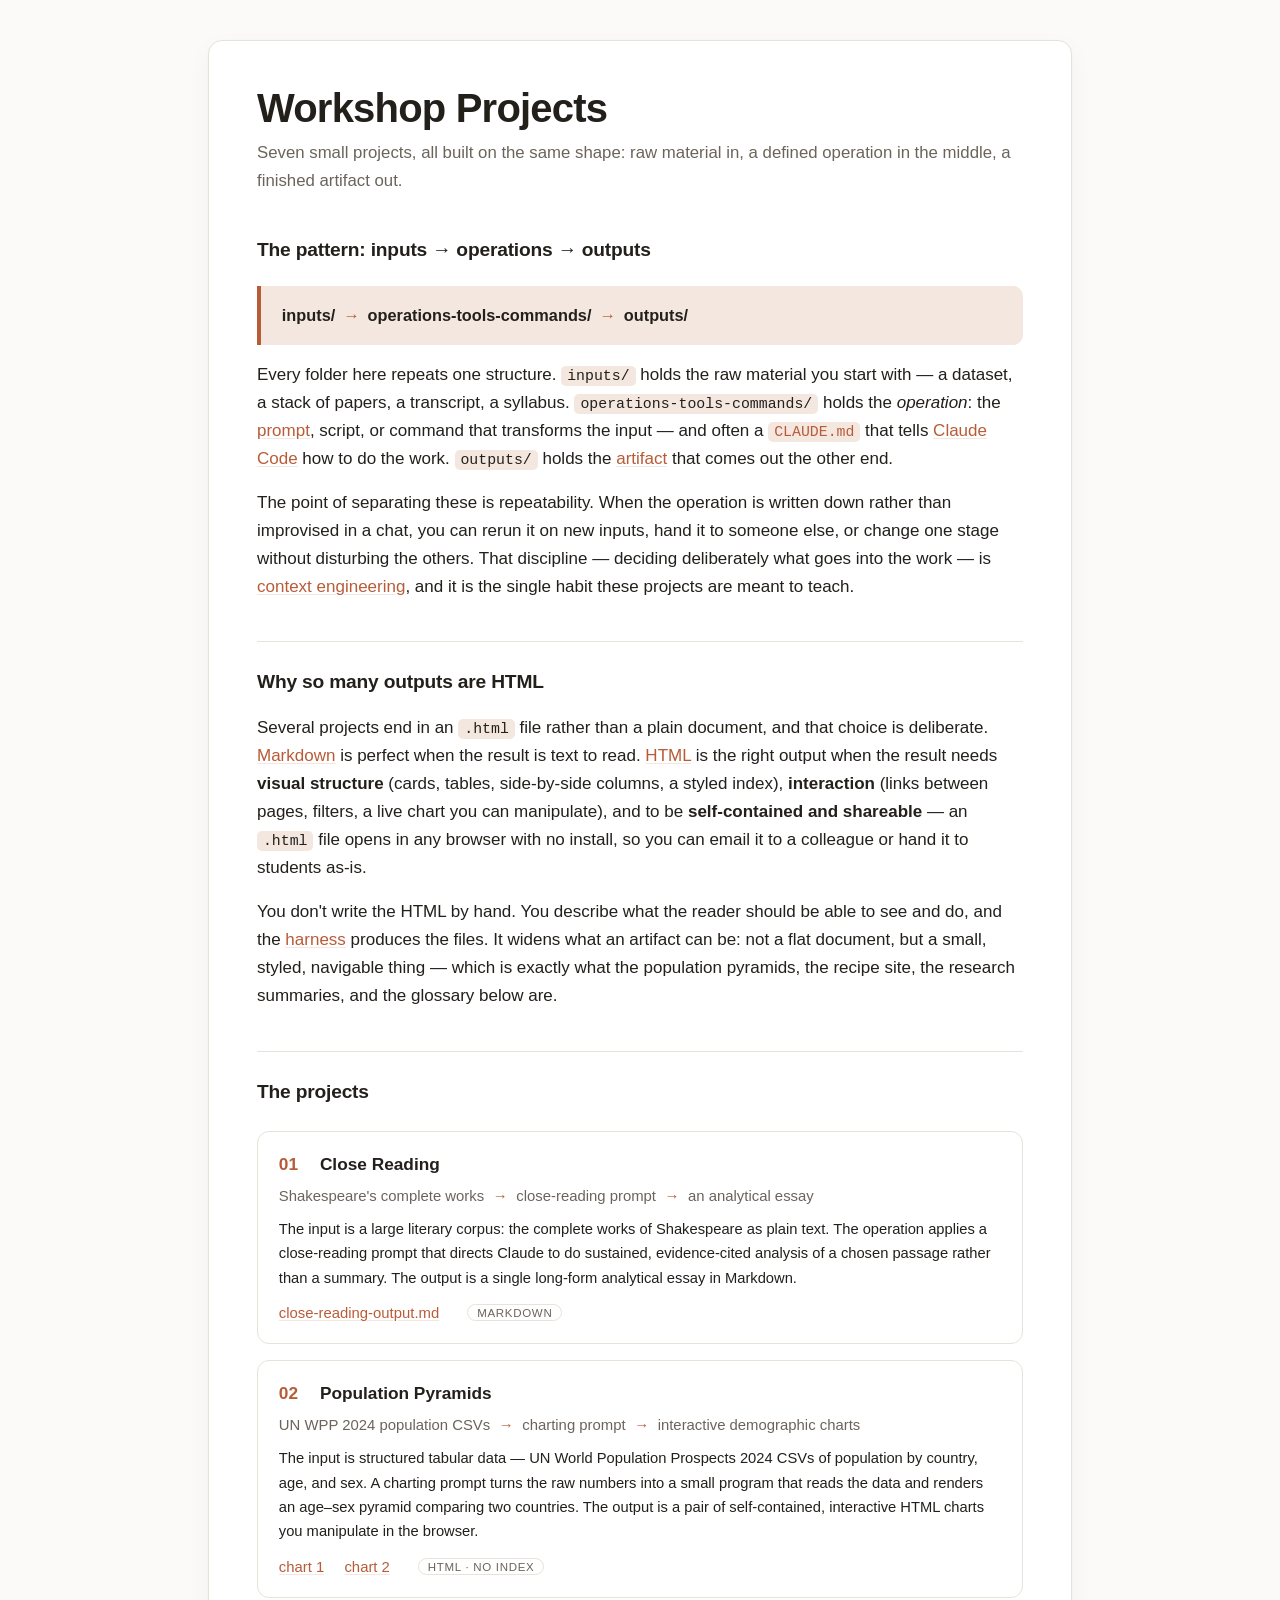
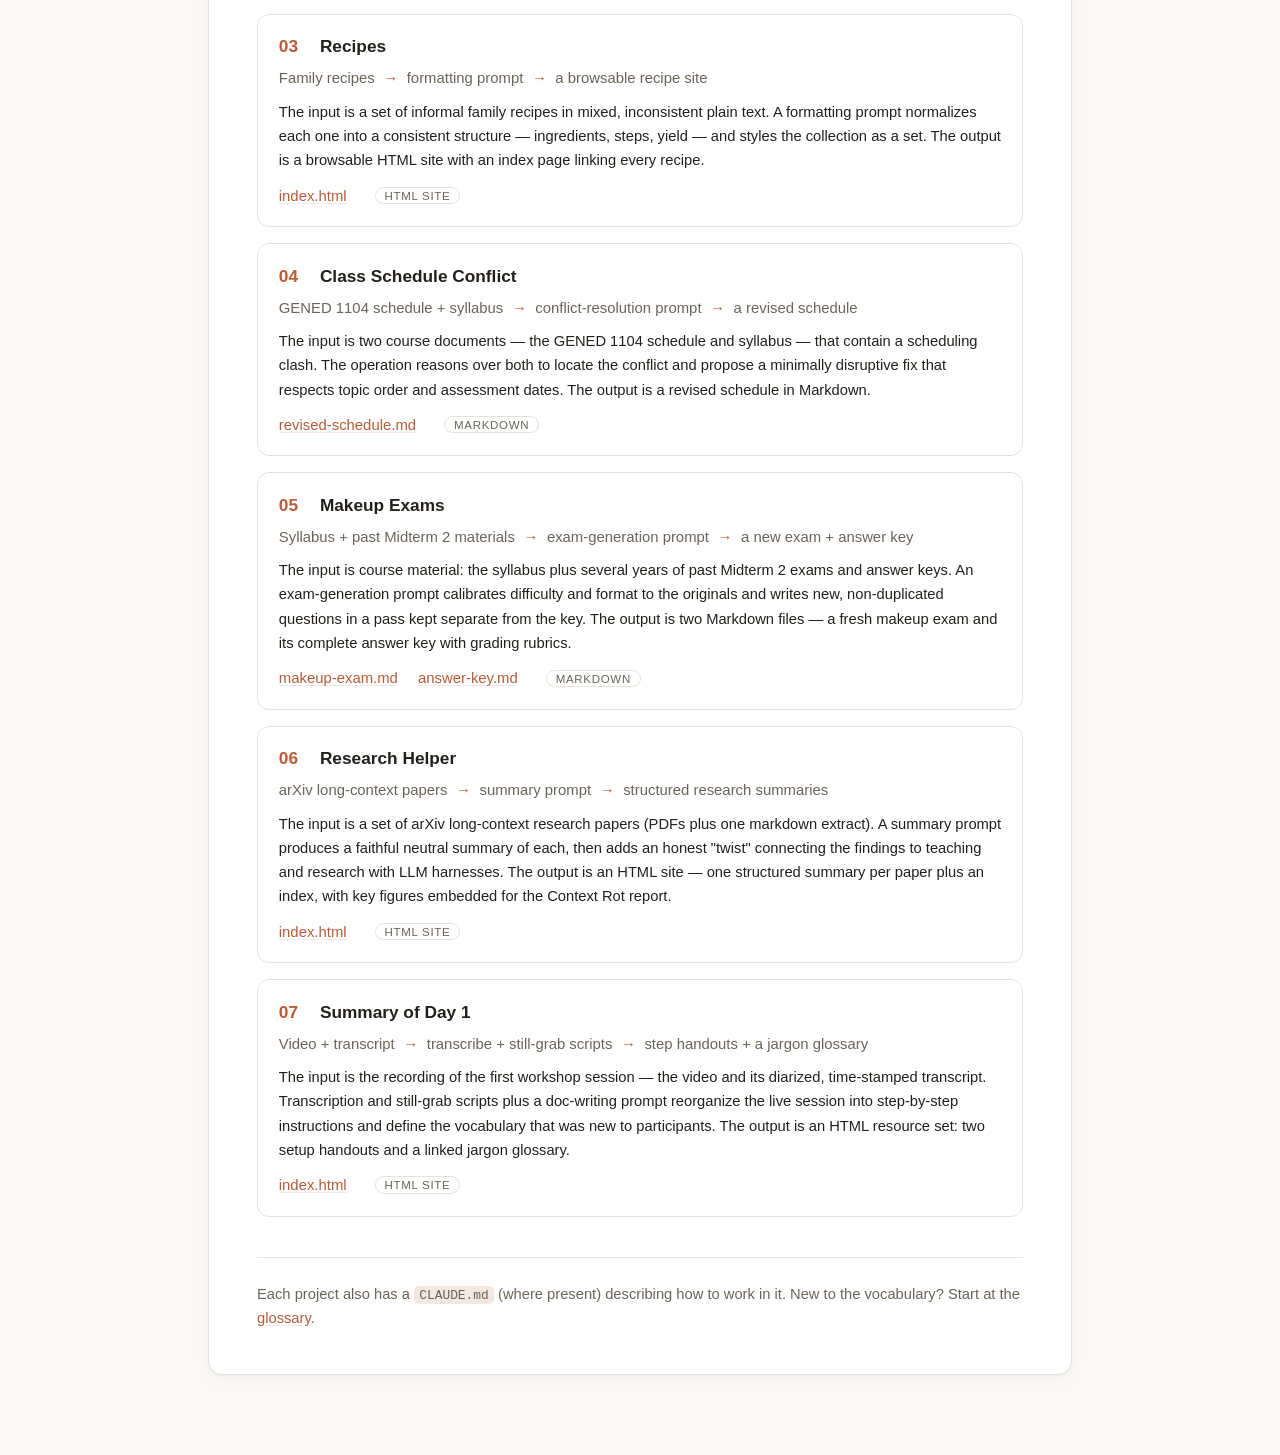
<file: _context/day-1/projects/index.html>
<!DOCTYPE html>
<html lang="en">
<head>
<meta charset="utf-8">
<meta name="viewport" content="width=device-width, initial-scale=1">
<title>Projects — inputs → operations → outputs</title>
<style>
  :root{
    --bg:#fbfaf8;--surface:#ffffff;--text:#23201c;--muted:#6b645b;
    --accent:#b85c38;--accent-soft:#f3e7e0;--border:#e7e2da;--maxw:54rem;
  }
  *{box-sizing:border-box;}
  body{margin:0;background:var(--bg);color:var(--text);
    font:17px/1.65 -apple-system,BlinkMacSystemFont,"Segoe UI",Roboto,Helvetica,Arial,sans-serif;
    padding:2.5rem 1.25rem 5rem;}
  .wrap{max-width:var(--maxw);margin:0 auto;background:var(--surface);
    border:1px solid var(--border);border-radius:14px;
    padding:2.75rem clamp(1.25rem,4vw,3rem);
    box-shadow:0 1px 2px rgba(0,0,0,.03),0 8px 24px rgba(0,0,0,.04);}
  h1{font-size:clamp(1.9rem,5vw,2.5rem);line-height:1.15;margin:0 0 .5rem;letter-spacing:-.02em;}
  .lede{color:var(--muted);font-size:1.05rem;margin:.25rem 0 1.75rem;}
  h2{font-size:1.2rem;margin:2.5rem 0 .75rem;padding-top:1.5rem;
    border-top:1px solid var(--border);letter-spacing:-.01em;}
  h1+h2,.lede+h2{border-top:none;padding-top:0;}
  p{margin:1rem 0;}
  a{color:var(--accent);text-decoration-color:var(--accent-soft);text-underline-offset:2px;}
  a:hover{text-decoration-color:var(--accent);}
  code{font:.875em/1 "SF Mono",SFMono-Regular,ui-monospace,Menlo,Consolas,monospace;
    background:var(--accent-soft);padding:.15em .4em;border-radius:5px;}
  .flow{display:flex;flex-wrap:wrap;gap:.5rem;align-items:center;
    background:var(--accent-soft);border-left:4px solid var(--accent);
    border-radius:0 10px 10px 0;padding:1rem 1.3rem;margin:1.25rem 0 .5rem;
    font-size:1.02rem;}
  .flow b{font-weight:600;}
  .flow .arrow{color:var(--accent);font-weight:700;}
  .grid{display:grid;gap:1rem;margin:1.5rem 0;}
  .card{border:1px solid var(--border);border-radius:12px;padding:1.1rem 1.3rem;
    background:var(--surface);transition:border-color .15s,transform .15s;}
  .card:hover{border-color:var(--accent);transform:translateY(-1px);}
  .card h3{margin:0 0 .35rem;font-size:1.08rem;}
  .num{display:inline-block;min-width:2.1em;color:var(--accent);font-weight:700;}
  .card .io{font-size:.93rem;color:var(--muted);margin:.35rem 0 .55rem;}
  .card .io .arrow{color:var(--accent);padding:0 .3em;}
  .card .blurb{font-size:.92rem;margin:.55rem 0 .7rem;}
  .card .links{font-size:.93rem;}
  .card .links a{margin-right:1rem;white-space:nowrap;}
  .pill{font-size:.72rem;text-transform:uppercase;letter-spacing:.06em;
    color:var(--muted);border:1px solid var(--border);border-radius:999px;
    padding:.1rem .55rem;margin-left:.5rem;vertical-align:.12em;}
  footer{margin-top:2.5rem;padding-top:1.5rem;border-top:1px solid var(--border);
    font-size:.92rem;color:var(--muted);}
  @media (max-width:540px){
    body{padding:1.25rem .75rem 3rem;}
    .wrap{padding:1.5rem 1.25rem;border-radius:10px;}
    .card .links a{display:block;margin:.3rem 0;}
  }
  @media (prefers-color-scheme:dark){
    :root{--bg:#1a1816;--surface:#242019;--text:#ece7df;--muted:#a89f92;
      --accent:#e08a5f;--accent-soft:#3a2d24;--border:#38322a;}
  }
</style>
</head>
<body>
<div class="wrap">

  <h1>Workshop Projects</h1>
  <p class="lede">Seven small projects, all built on the same shape: raw material in, a
  defined operation in the middle, a finished artifact out.</p>

  <h2>The pattern: inputs → operations → outputs</h2>
  <div class="flow">
    <b>inputs/</b><span class="arrow">→</span>
    <b>operations-tools-commands/</b><span class="arrow">→</span>
    <b>outputs/</b>
  </div>
  <p>Every folder here repeats one structure. <code>inputs/</code> holds the raw
  material you start with — a dataset, a stack of papers, a transcript, a
  syllabus. <code>operations-tools-commands/</code> holds the <em>operation</em>:
  the <a href="07_summary_of_day_1/outputs/glossary-html/prompt.html">prompt</a>,
  script, or command that transforms the input — and often a
  <a href="07_summary_of_day_1/outputs/glossary-html/claude-md.html"><code>CLAUDE.md</code></a>
  that tells <a href="07_summary_of_day_1/outputs/glossary-html/claude-code.html">Claude
  Code</a> how to do the work. <code>outputs/</code> holds the
  <a href="07_summary_of_day_1/outputs/glossary-html/artifact.html">artifact</a>
  that comes out the other end.</p>
  <p>The point of separating these is repeatability. When the operation is written
  down rather than improvised in a chat, you can rerun it on new inputs, hand it
  to someone else, or change one stage without disturbing the others. That
  discipline — deciding deliberately what goes into the work — is
  <a href="07_summary_of_day_1/outputs/glossary-html/context-engineering.html">context
  engineering</a>, and it is the single habit these projects are meant to teach.</p>

  <h2>Why so many outputs are HTML</h2>
  <p>Several projects end in an <code>.html</code> file rather than a plain
  document, and that choice is deliberate.
  <a href="07_summary_of_day_1/outputs/glossary-html/markdown.html">Markdown</a> is
  perfect when the result is text to read.
  <a href="07_summary_of_day_1/outputs/glossary-html/html.html">HTML</a> is the
  right output when the result needs <strong>visual structure</strong> (cards,
  tables, side-by-side columns, a styled index), <strong>interaction</strong>
  (links between pages, filters, a live chart you can manipulate), and to be
  <strong>self-contained and shareable</strong> — an <code>.html</code> file opens
  in any browser with no install, so you can email it to a colleague or hand it to
  students as-is.</p>
  <p>You don't write the HTML by hand. You describe what the reader should be able
  to see and do, and the
  <a href="07_summary_of_day_1/outputs/glossary-html/harness.html">harness</a>
  produces the files. It widens what an artifact can be: not a flat document, but
  a small, styled, navigable thing — which is exactly what the population pyramids,
  the recipe site, the research summaries, and the glossary below are.</p>

  <h2>The projects</h2>
  <div class="grid">

    <div class="card">
      <h3><span class="num">01</span> Close Reading</h3>
      <div class="io">Shakespeare's complete works <span class="arrow">→</span> close-reading prompt <span class="arrow">→</span> an analytical essay</div>
      <p class="blurb">The input is a large literary corpus: the complete works of Shakespeare as plain text. The operation applies a close-reading prompt that directs Claude to do sustained, evidence-cited analysis of a chosen passage rather than a summary. The output is a single long-form analytical essay in Markdown.</p>
      <div class="links"><a href="01_close-reading/outputs/close-reading-output.md">close-reading-output.md</a> <span class="pill">markdown</span></div>
    </div>

    <div class="card">
      <h3><span class="num">02</span> Population Pyramids</h3>
      <div class="io">UN WPP 2024 population CSVs <span class="arrow">→</span> charting prompt <span class="arrow">→</span> interactive demographic charts</div>
      <p class="blurb">The input is structured tabular data — UN World Population Prospects 2024 CSVs of population by country, age, and sex. A charting prompt turns the raw numbers into a small program that reads the data and renders an age–sex pyramid comparing two countries. The output is a pair of self-contained, interactive HTML charts you manipulate in the browser.</p>
      <div class="links">
        <a href="02_population-pyramids/outputs/japan_nigeria_demographics_1.html">chart 1</a>
        <a href="02_population-pyramids/outputs/japan_nigeria_demographics_2.html">chart 2</a>
        <span class="pill">html · no index</span>
      </div>
    </div>

    <div class="card">
      <h3><span class="num">03</span> Recipes</h3>
      <div class="io">Family recipes <span class="arrow">→</span> formatting prompt <span class="arrow">→</span> a browsable recipe site</div>
      <p class="blurb">The input is a set of informal family recipes in mixed, inconsistent plain text. A formatting prompt normalizes each one into a consistent structure — ingredients, steps, yield — and styles the collection as a set. The output is a browsable HTML site with an index page linking every recipe.</p>
      <div class="links"><a href="03_recipes/outputs/index.html">index.html</a> <span class="pill">html site</span></div>
    </div>

    <div class="card">
      <h3><span class="num">04</span> Class Schedule Conflict</h3>
      <div class="io">GENED 1104 schedule + syllabus <span class="arrow">→</span> conflict-resolution prompt <span class="arrow">→</span> a revised schedule</div>
      <p class="blurb">The input is two course documents — the GENED 1104 schedule and syllabus — that contain a scheduling clash. The operation reasons over both to locate the conflict and propose a minimally disruptive fix that respects topic order and assessment dates. The output is a revised schedule in Markdown.</p>
      <div class="links"><a href="04_class-schedule-conflict/outputs/revised-schedule.md">revised-schedule.md</a> <span class="pill">markdown</span></div>
    </div>

    <div class="card">
      <h3><span class="num">05</span> Makeup Exams</h3>
      <div class="io">Syllabus + past Midterm 2 materials <span class="arrow">→</span> exam-generation prompt <span class="arrow">→</span> a new exam + answer key</div>
      <p class="blurb">The input is course material: the syllabus plus several years of past Midterm 2 exams and answer keys. An exam-generation prompt calibrates difficulty and format to the originals and writes new, non-duplicated questions in a pass kept separate from the key. The output is two Markdown files — a fresh makeup exam and its complete answer key with grading rubrics.</p>
      <div class="links">
        <a href="05_makeup-exams/outputs/makeup-exam.md">makeup-exam.md</a>
        <a href="05_makeup-exams/outputs/answer-key.md">answer-key.md</a>
        <span class="pill">markdown</span>
      </div>
    </div>

    <div class="card">
      <h3><span class="num">06</span> Research Helper</h3>
      <div class="io">arXiv long-context papers <span class="arrow">→</span> summary prompt <span class="arrow">→</span> structured research summaries</div>
      <p class="blurb">The input is a set of arXiv long-context research papers (PDFs plus one markdown extract). A summary prompt produces a faithful neutral summary of each, then adds an honest "twist" connecting the findings to teaching and research with LLM harnesses. The output is an HTML site — one structured summary per paper plus an index, with key figures embedded for the Context Rot report.</p>
      <div class="links"><a href="06_research_helper/outputs/index.html">index.html</a> <span class="pill">html site</span></div>
    </div>

    <div class="card">
      <h3><span class="num">07</span> Summary of Day 1</h3>
      <div class="io">Video + transcript <span class="arrow">→</span> transcribe + still-grab scripts <span class="arrow">→</span> step handouts + a jargon glossary</div>
      <p class="blurb">The input is the recording of the first workshop session — the video and its diarized, time-stamped transcript. Transcription and still-grab scripts plus a doc-writing prompt reorganize the live session into step-by-step instructions and define the vocabulary that was new to participants. The output is an HTML resource set: two setup handouts and a linked jargon glossary.</p>
      <div class="links">
        <a href="07_summary_of_day_1/outputs/index.html">index.html</a>
        <span class="pill">html site</span>
      </div>
    </div>

  </div>

  <footer>
    Each project also has a <code>CLAUDE.md</code> (where present) describing how to
    work in it. New to the vocabulary? Start at the
    <a href="07_summary_of_day_1/outputs/glossary-html/index.html">glossary</a>.
  </footer>

</div>
</body>
</html>
</file>
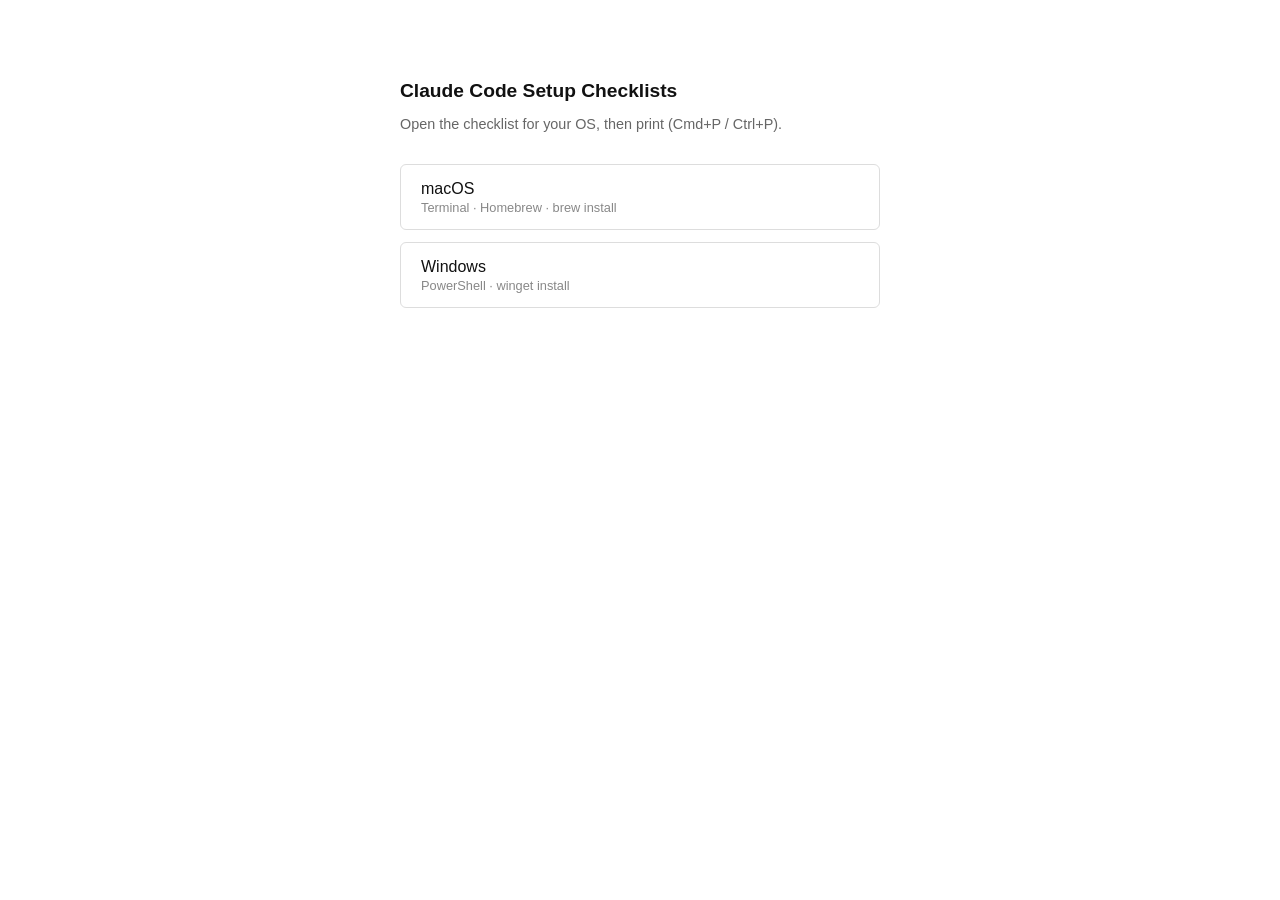
<file: _context/day-2/checklists/index.html>
<!DOCTYPE html>
<html lang="en">
<head>
<meta charset="UTF-8">
<title>Setup Checklists</title>
<style>
  body { font-family: -apple-system, BlinkMacSystemFont, 'Segoe UI', sans-serif; max-width: 480px; margin: 80px auto; padding: 0 1.5rem; color: #111; }
  h1 { font-size: 1.2rem; margin-bottom: 0.25rem; }
  p { color: #666; font-size: 0.9rem; margin-bottom: 2rem; }
  .links { display: flex; flex-direction: column; gap: 0.75rem; }
  a { display: block; padding: 0.9rem 1.25rem; border: 1px solid #ddd; border-radius: 6px; text-decoration: none; color: #111; font-weight: 500; }
  a:hover { background: #f5f5f5; border-color: #bbb; }
  .os { font-size: 0.8rem; color: #888; font-weight: 400; margin-top: 2px; }
</style>
</head>
<body>
  <h1>Claude Code Setup Checklists</h1>
  <p>Open the checklist for your OS, then print (Cmd+P / Ctrl+P).</p>
  <div class="links">
    <a href="claude-code-mac-checklist.html">
      macOS
      <div class="os">Terminal · Homebrew · brew install</div>
    </a>
    <a href="claude-code-windows-checklist.html">
      Windows
      <div class="os">PowerShell · winget install</div>
    </a>
  </div>
</body>
</html>
</file>
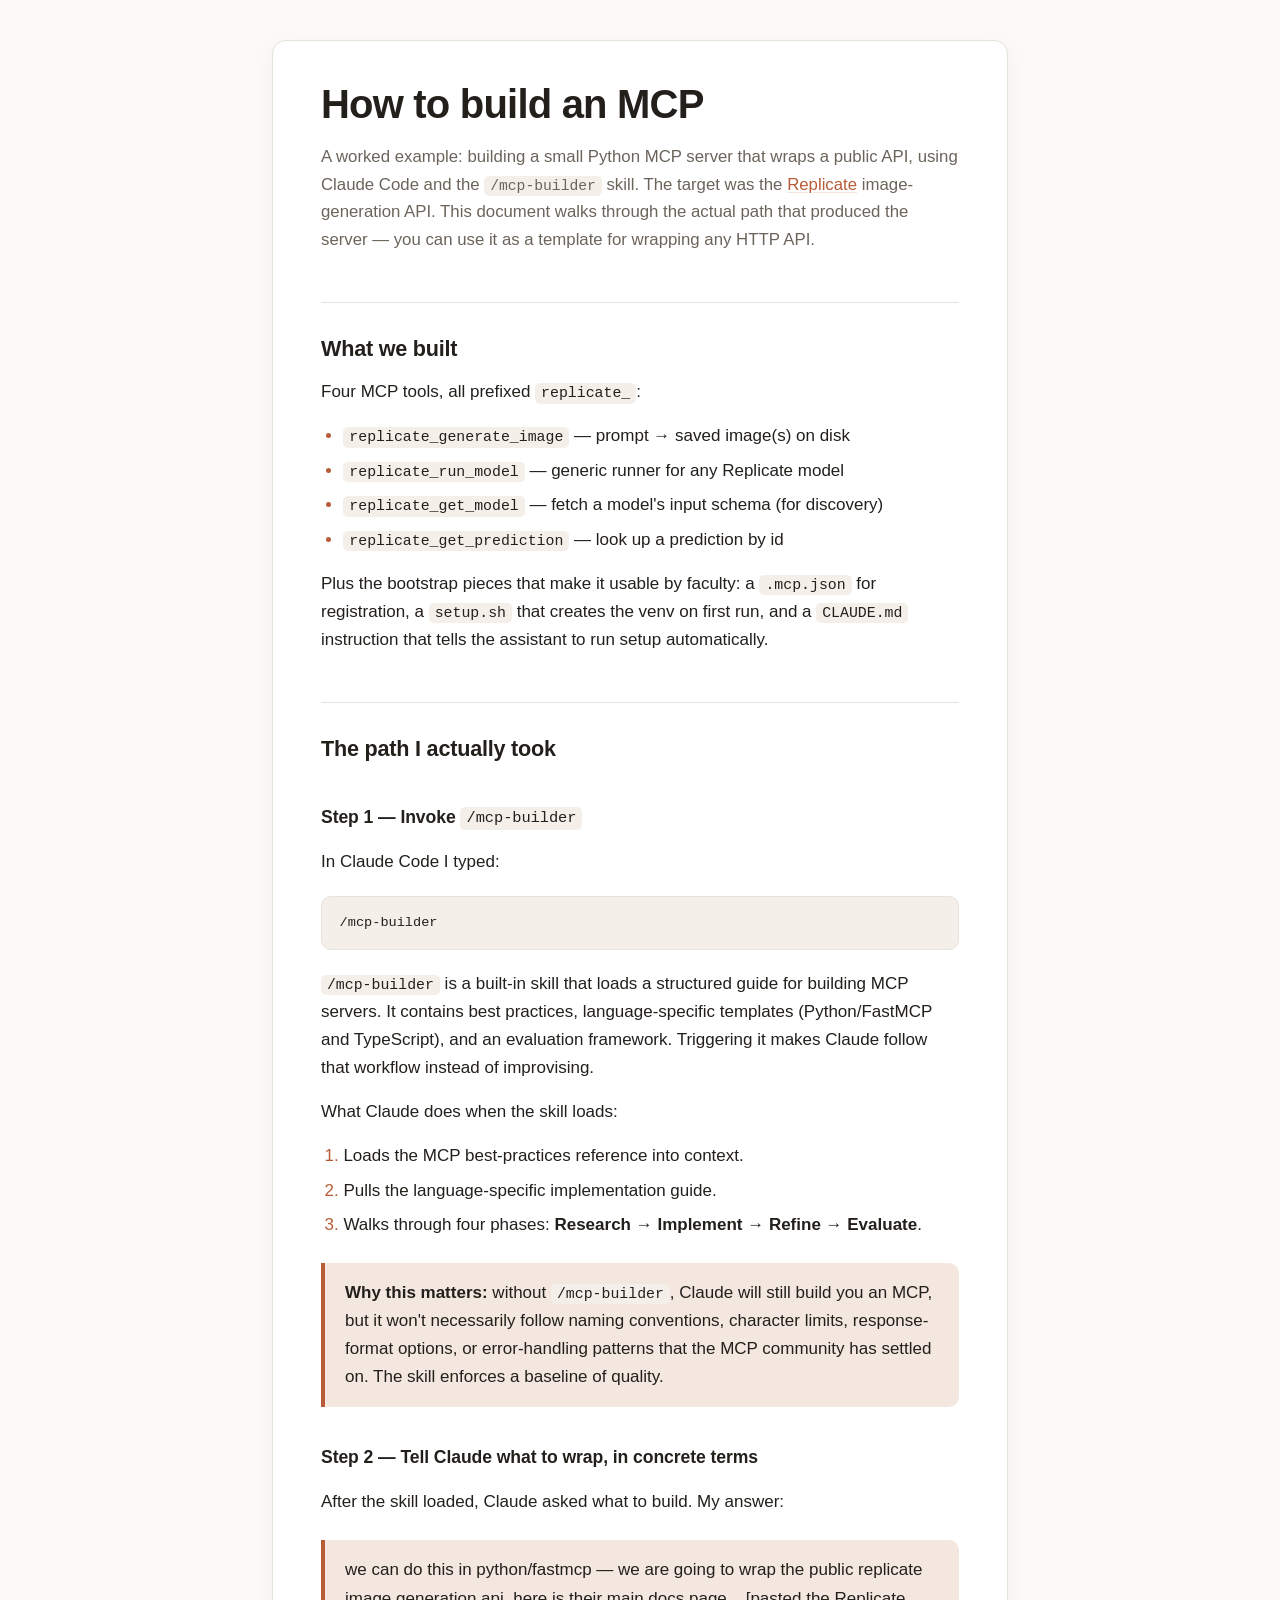
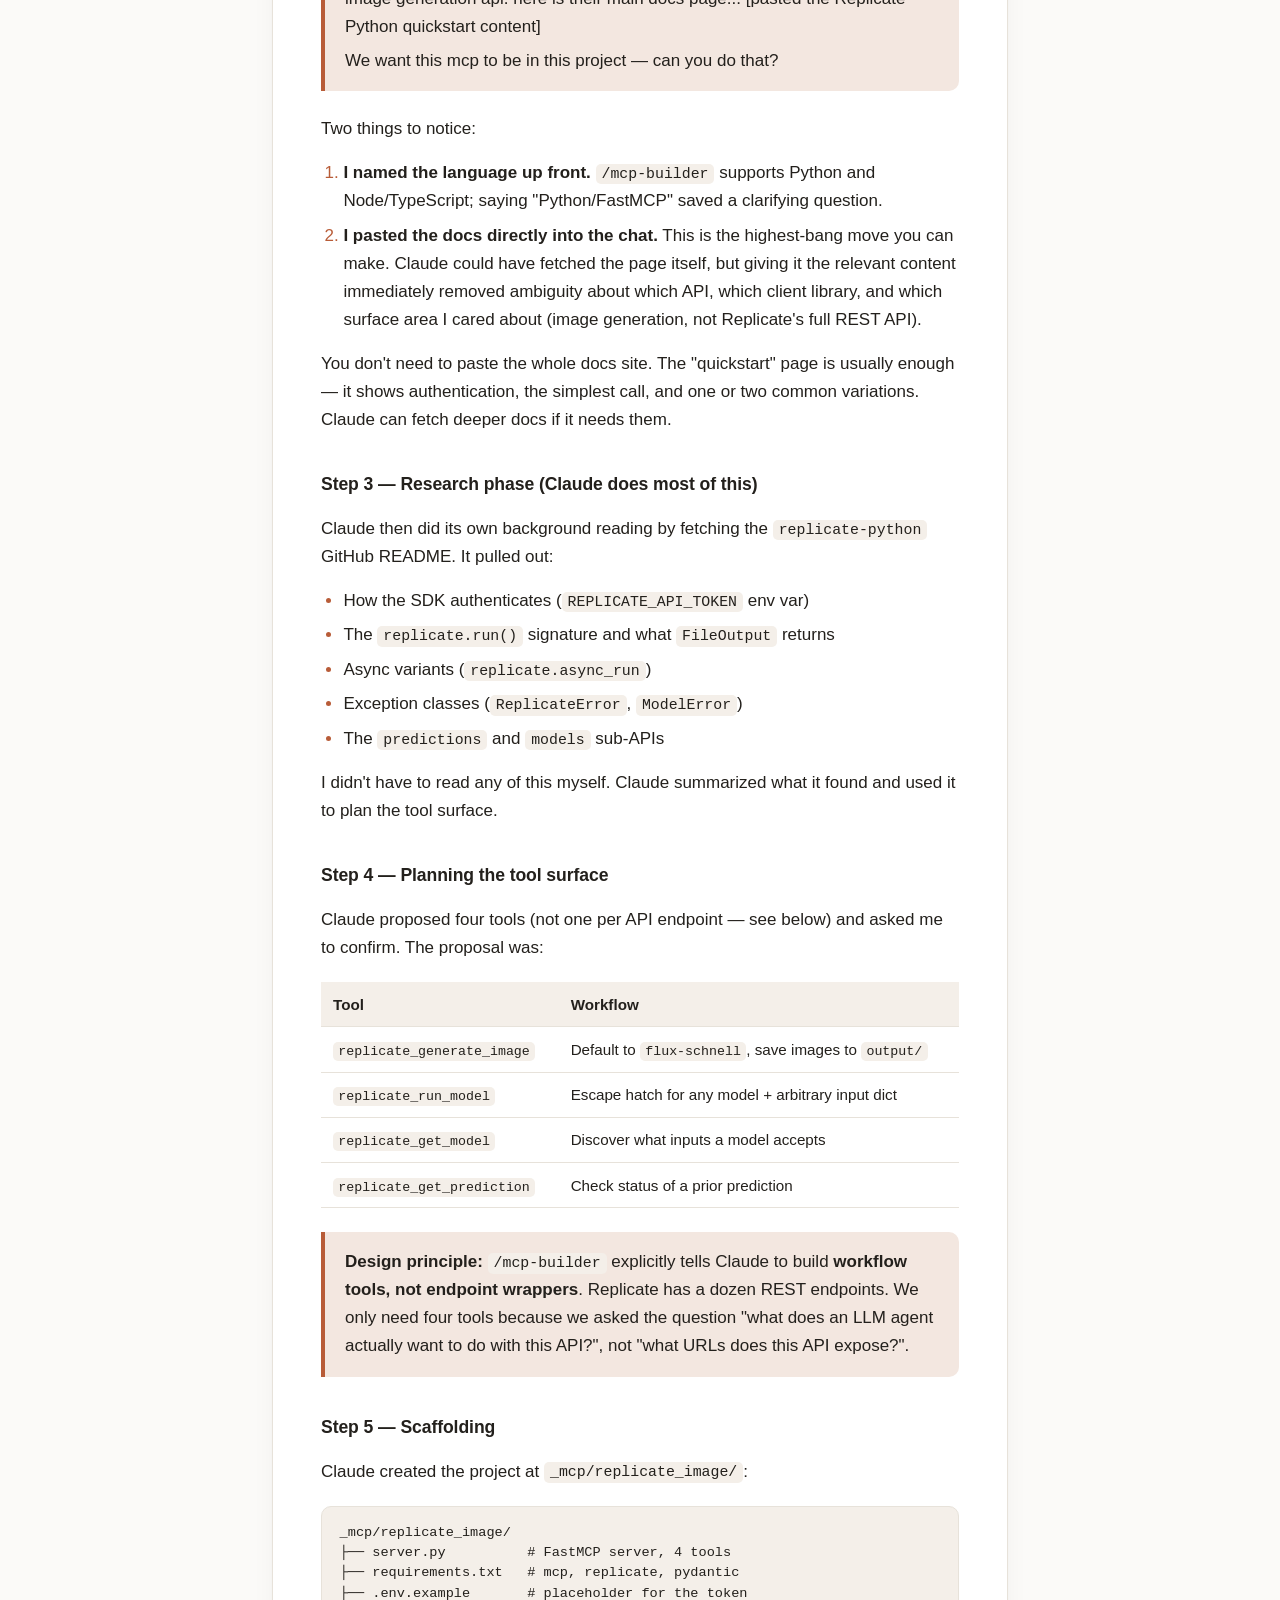
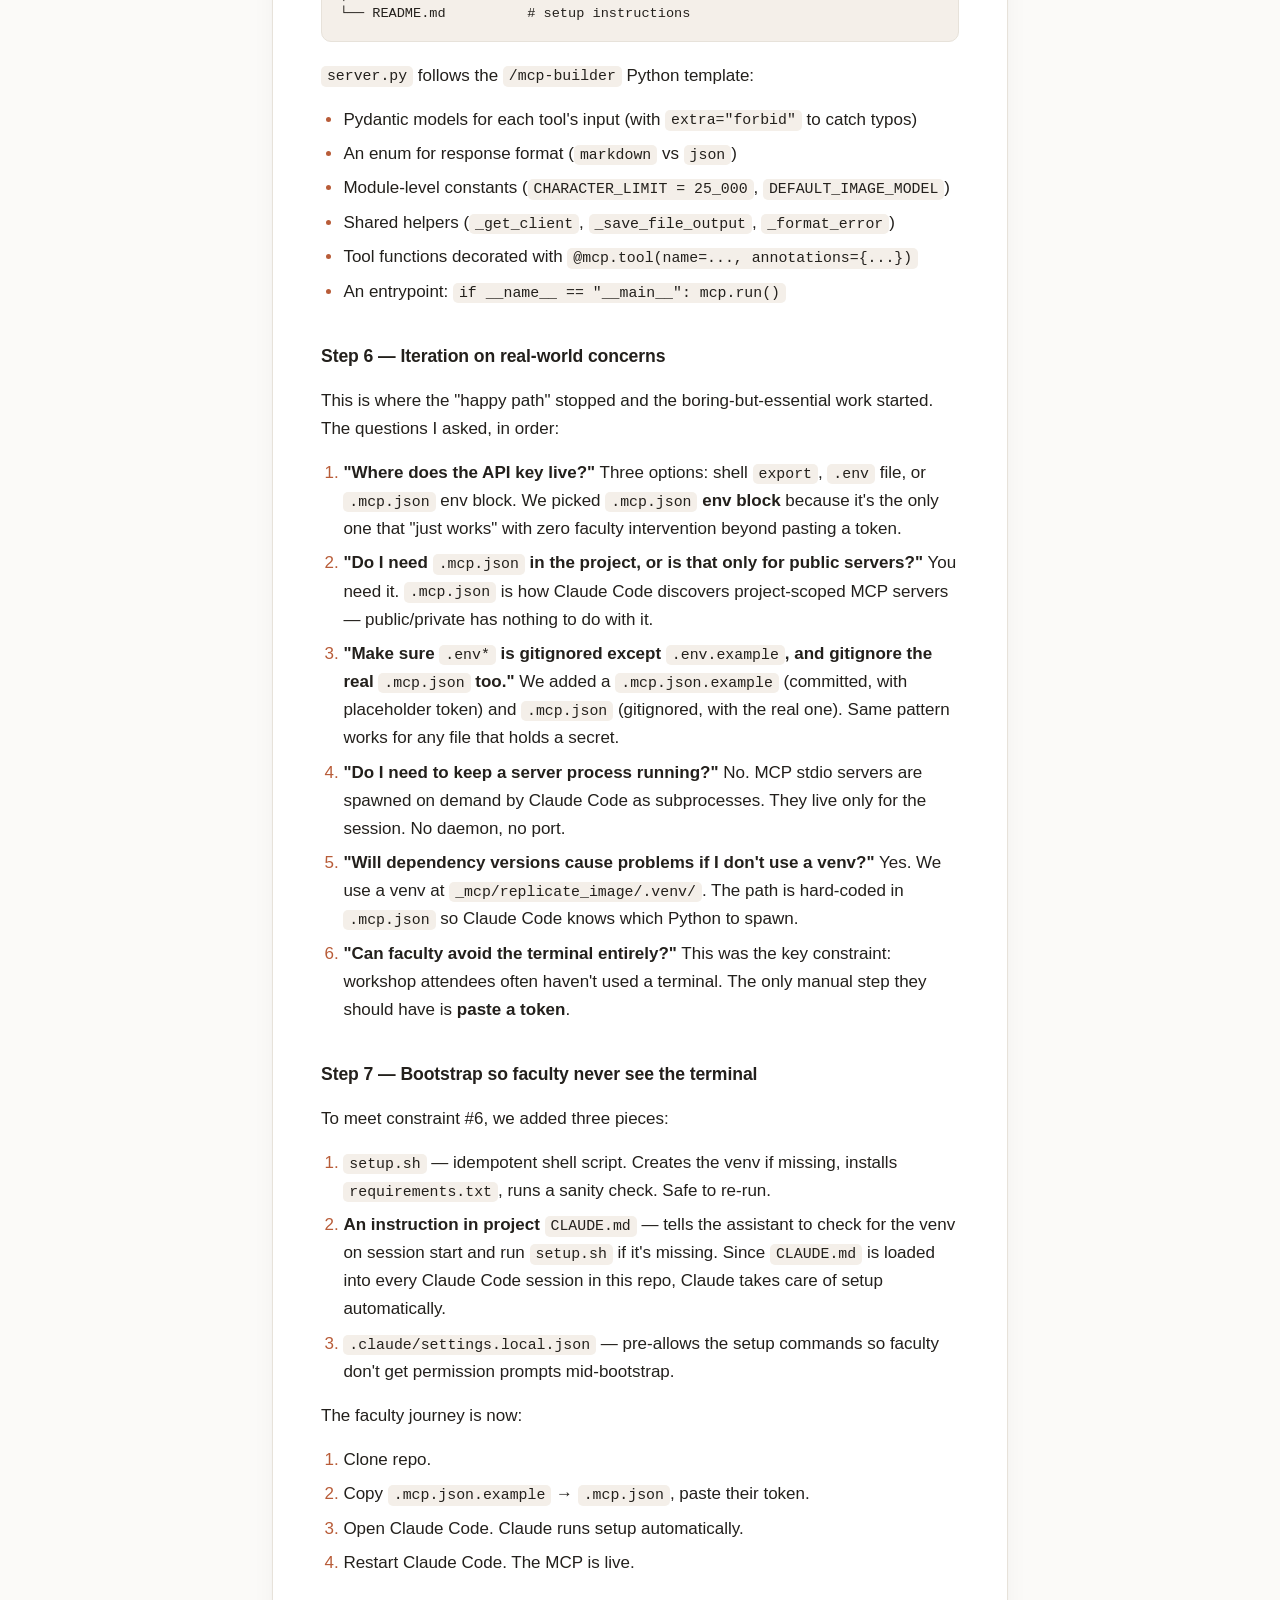
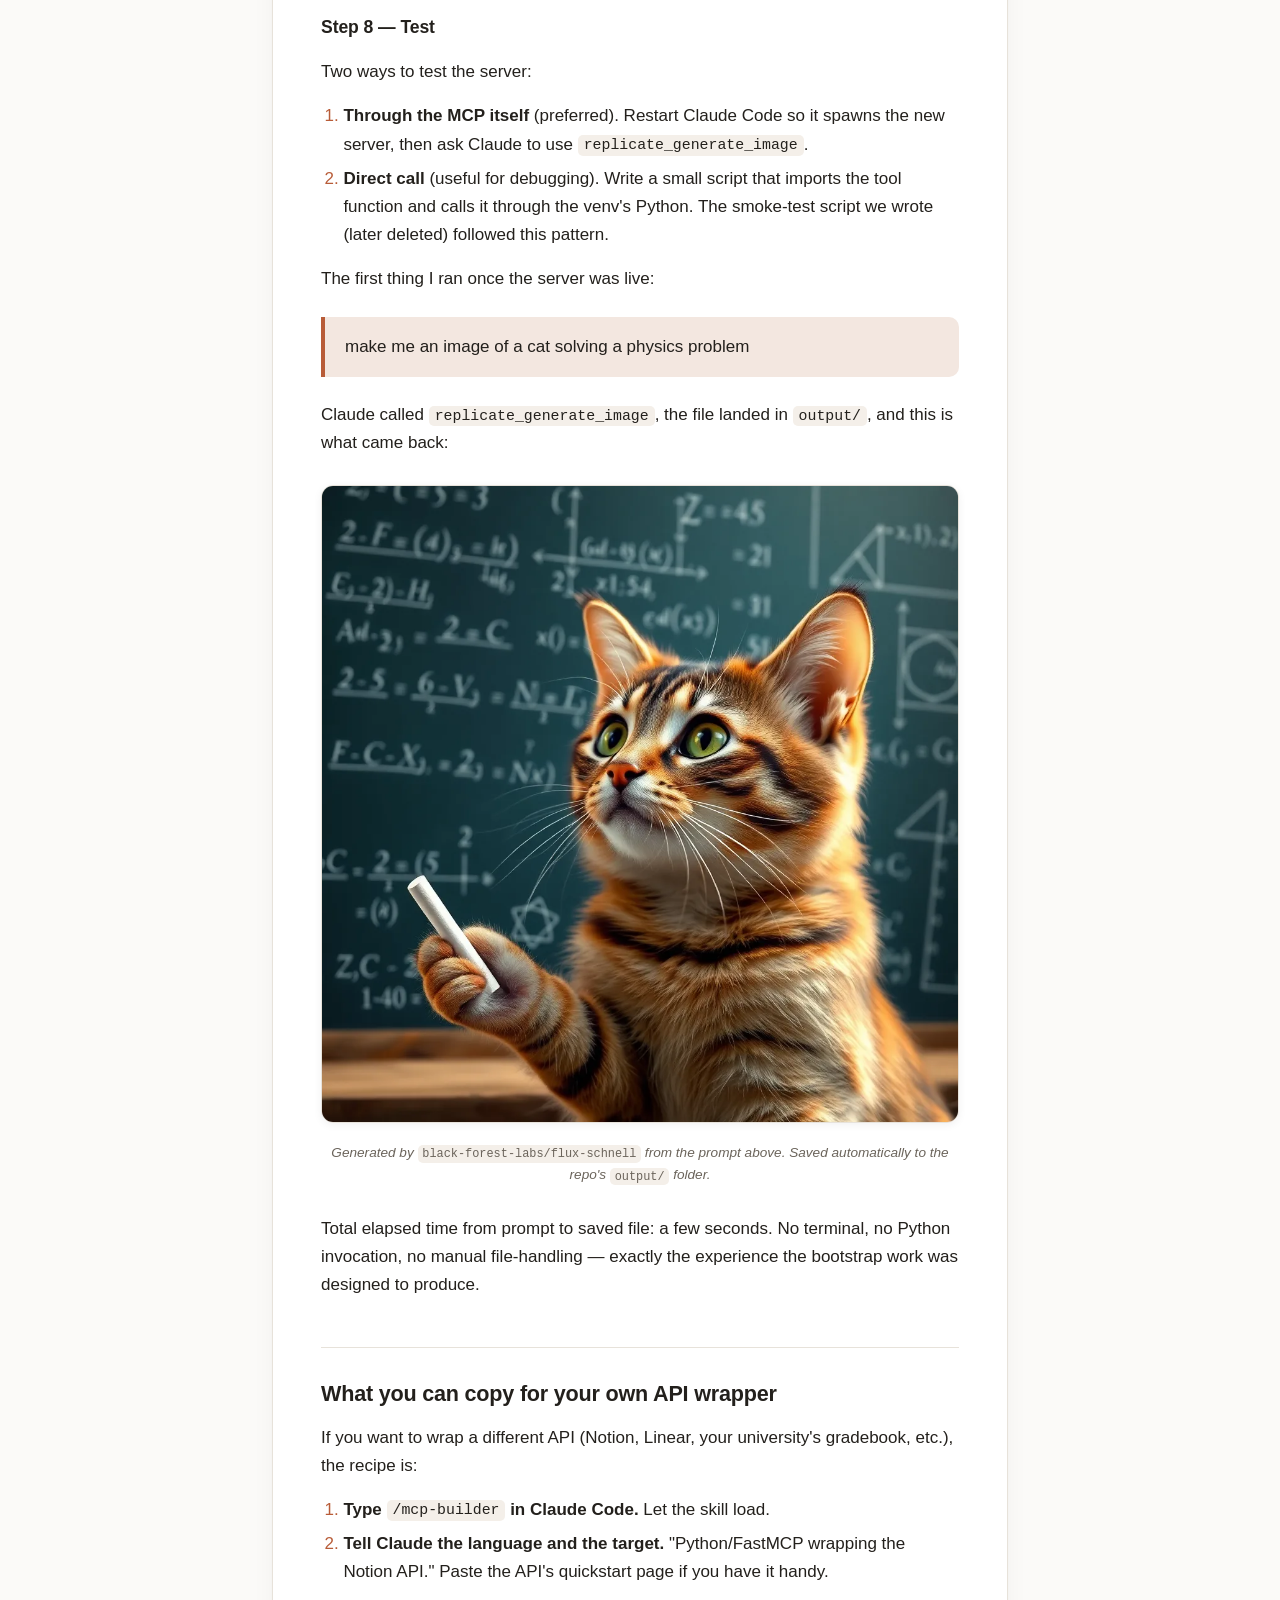
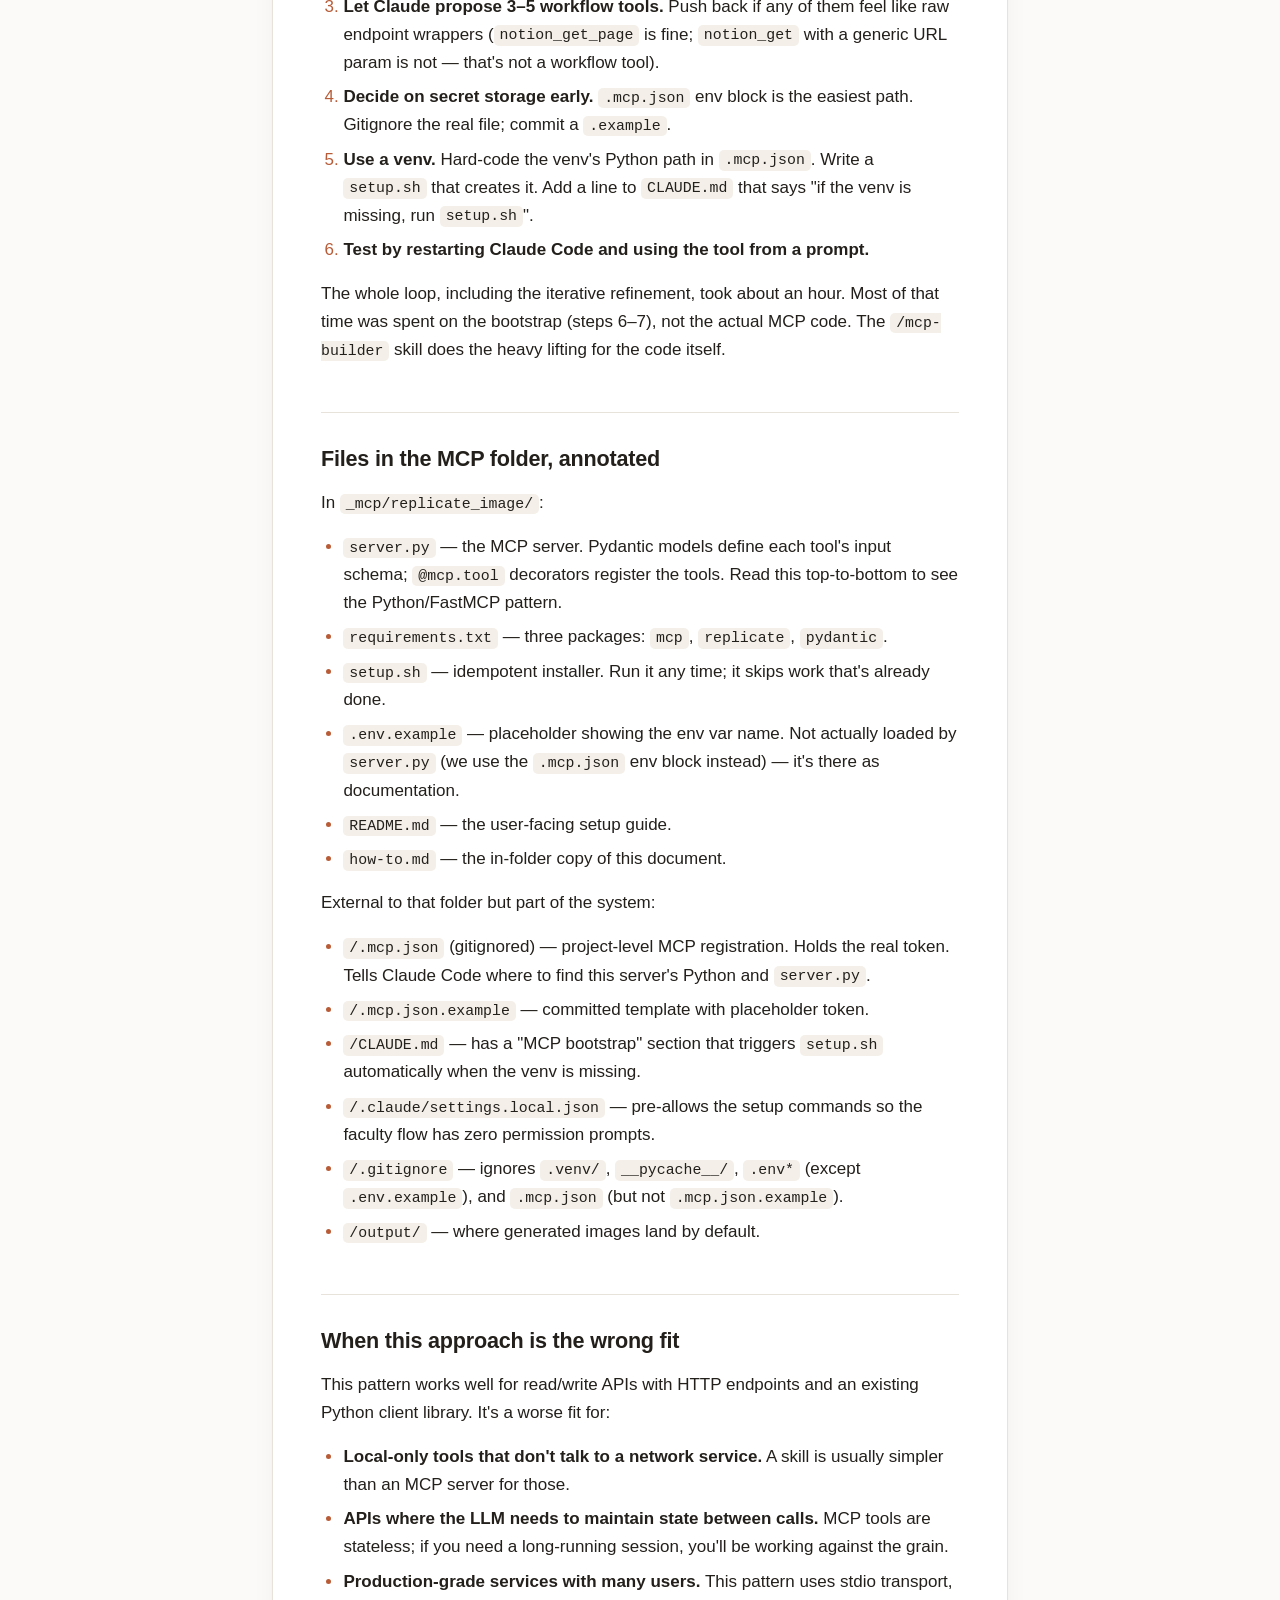
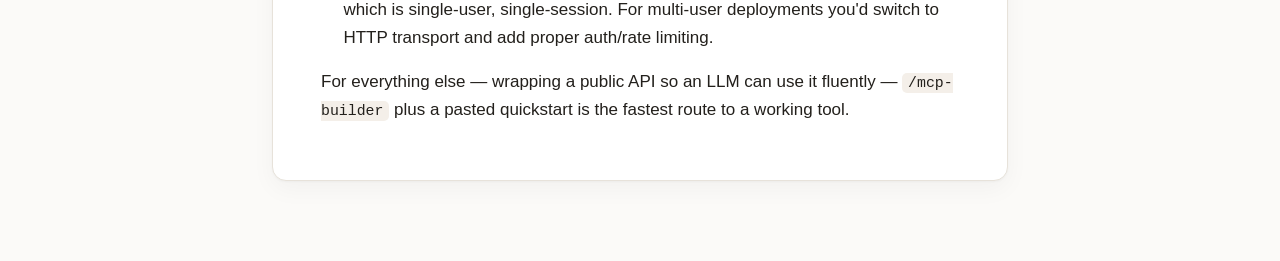
<file: _context/day-4/how-to-build-an-mcp/index.html>
<!DOCTYPE html>
<html lang="en">
<head>
<meta charset="utf-8">
<meta name="viewport" content="width=device-width, initial-scale=1">
<title>How to build an MCP</title>
<style>
  :root {
    --bg: #fbfaf8;
    --surface: #ffffff;
    --text: #23201c;
    --muted: #6b645b;
    --accent: #b85c38;
    --accent-soft: #f3e7e0;
    --border: #e7e2da;
    --code-bg: #f4efe9;
    --maxw: 46rem;
  }

  * { box-sizing: border-box; }
  html { -webkit-text-size-adjust: 100%; }
  body {
    margin: 0;
    background: var(--bg);
    color: var(--text);
    font: 17px/1.65 -apple-system, BlinkMacSystemFont, "Segoe UI", Roboto,
      Helvetica, Arial, sans-serif;
    padding: 2.5rem 1.25rem 5rem;
  }
  .entry {
    max-width: var(--maxw);
    margin: 0 auto;
    background: var(--surface);
    border: 1px solid var(--border);
    border-radius: 14px;
    padding: 2.5rem clamp(1.25rem, 4vw, 3rem);
    box-shadow: 0 1px 2px rgba(0, 0, 0, 0.03), 0 8px 24px rgba(0, 0, 0, 0.04);
  }
  h1 {
    font-size: clamp(1.9rem, 5vw, 2.5rem);
    line-height: 1.15;
    margin: 0 0 1rem;
    letter-spacing: -0.02em;
  }
  h2 {
    font-size: 1.35rem;
    margin: 3rem 0 0.75rem;
    padding-top: 1.75rem;
    border-top: 1px solid var(--border);
    letter-spacing: -0.01em;
  }
  h1 + p, h2 + p { margin-top: 0.75rem; }
  h3 {
    font-size: 1.1rem;
    margin: 2.25rem 0 0.5rem;
    color: var(--text);
    letter-spacing: -0.005em;
  }
  p { margin: 1rem 0; }
  a {
    color: var(--accent);
    text-decoration-color: var(--accent-soft);
    text-underline-offset: 2px;
  }
  a:hover { text-decoration-color: var(--accent); }

  blockquote {
    margin: 1.5rem 0;
    padding: 1rem 1.25rem;
    background: var(--accent-soft);
    border-left: 4px solid var(--accent);
    border-radius: 0 10px 10px 0;
    color: var(--text);
  }
  blockquote p { margin: 0.4rem 0; }
  blockquote p:first-child { margin-top: 0; }
  blockquote p:last-child { margin-bottom: 0; }

  ul, ol { margin: 1rem 0; padding-left: 1.4rem; }
  li { margin: 0.4rem 0; }
  li::marker { color: var(--accent); }

  code {
    font: 0.875em/1 "SF Mono", SFMono-Regular, ui-monospace, Menlo, Consolas, monospace;
    background: var(--code-bg);
    padding: 0.15em 0.4em;
    border-radius: 5px;
  }
  pre {
    background: var(--code-bg);
    padding: 1rem 1.1rem;
    border-radius: 10px;
    overflow-x: auto;
    margin: 1.25rem 0;
    font-size: 0.85rem;
    line-height: 1.5;
    border: 1px solid var(--border);
  }
  pre code {
    background: none;
    padding: 0;
    font-size: inherit;
  }

  table {
    width: 100%;
    border-collapse: collapse;
    margin: 1.25rem 0;
    font-size: 0.95rem;
  }
  th, td {
    text-align: left;
    padding: 0.6rem 0.75rem;
    border-bottom: 1px solid var(--border);
    vertical-align: top;
  }
  th {
    font-weight: 700;
    background: var(--code-bg);
  }

  hr {
    border: none;
    border-top: 1px solid var(--border);
    margin: 2.5rem 0;
  }

  figure {
    margin: 1.75rem 0;
    text-align: center;
  }
  figure img {
    max-width: 100%;
    border-radius: 12px;
    border: 1px solid var(--border);
    box-shadow: 0 2px 8px rgba(0, 0, 0, 0.06);
  }
  figcaption {
    font-size: 0.85rem;
    color: var(--muted);
    margin-top: 0.6rem;
    font-style: italic;
  }

  .lede {
    font-size: 1.05rem;
    color: var(--muted);
    margin-bottom: 2rem;
  }
</style>
</head>
<body>
<main class="entry">

<h1>How to build an MCP</h1>

<p class="lede">A worked example: building a small Python MCP server that wraps a public API, using Claude Code and the <code>/mcp-builder</code> skill. The target was the <a href="https://replicate.com">Replicate</a> image-generation API. This document walks through the actual path that produced the server — you can use it as a template for wrapping any HTTP API.</p>

<h2>What we built</h2>

<p>Four MCP tools, all prefixed <code>replicate_</code>:</p>

<ul>
  <li><code>replicate_generate_image</code> — prompt → saved image(s) on disk</li>
  <li><code>replicate_run_model</code> — generic runner for any Replicate model</li>
  <li><code>replicate_get_model</code> — fetch a model's input schema (for discovery)</li>
  <li><code>replicate_get_prediction</code> — look up a prediction by id</li>
</ul>

<p>Plus the bootstrap pieces that make it usable by faculty: a <code>.mcp.json</code> for registration, a <code>setup.sh</code> that creates the venv on first run, and a <code>CLAUDE.md</code> instruction that tells the assistant to run setup automatically.</p>

<h2>The path I actually took</h2>

<h3>Step 1 — Invoke <code>/mcp-builder</code></h3>

<p>In Claude Code I typed:</p>

<pre><code>/mcp-builder</code></pre>

<p><code>/mcp-builder</code> is a built-in skill that loads a structured guide for building MCP servers. It contains best practices, language-specific templates (Python/FastMCP and TypeScript), and an evaluation framework. Triggering it makes Claude follow that workflow instead of improvising.</p>

<p>What Claude does when the skill loads:</p>

<ol>
  <li>Loads the MCP best-practices reference into context.</li>
  <li>Pulls the language-specific implementation guide.</li>
  <li>Walks through four phases: <strong>Research → Implement → Refine → Evaluate</strong>.</li>
</ol>

<blockquote><p><strong>Why this matters:</strong> without <code>/mcp-builder</code>, Claude will still build you an MCP, but it won't necessarily follow naming conventions, character limits, response-format options, or error-handling patterns that the MCP community has settled on. The skill enforces a baseline of quality.</p></blockquote>

<h3>Step 2 — Tell Claude what to wrap, in concrete terms</h3>

<p>After the skill loaded, Claude asked what to build. My answer:</p>

<blockquote>
  <p>we can do this in python/fastmcp — we are going to wrap the public replicate image generation api. here is their main docs page... [pasted the Replicate Python quickstart content]</p>
  <p>We want this mcp to be in this project — can you do that?</p>
</blockquote>

<p>Two things to notice:</p>

<ol>
  <li><strong>I named the language up front.</strong> <code>/mcp-builder</code> supports Python and Node/TypeScript; saying "Python/FastMCP" saved a clarifying question.</li>
  <li><strong>I pasted the docs directly into the chat.</strong> This is the highest-bang move you can make. Claude could have fetched the page itself, but giving it the relevant content immediately removed ambiguity about which API, which client library, and which surface area I cared about (image generation, not Replicate's full REST API).</li>
</ol>

<p>You don't need to paste the whole docs site. The "quickstart" page is usually enough — it shows authentication, the simplest call, and one or two common variations. Claude can fetch deeper docs if it needs them.</p>

<h3>Step 3 — Research phase (Claude does most of this)</h3>

<p>Claude then did its own background reading by fetching the <code>replicate-python</code> GitHub README. It pulled out:</p>

<ul>
  <li>How the SDK authenticates (<code>REPLICATE_API_TOKEN</code> env var)</li>
  <li>The <code>replicate.run()</code> signature and what <code>FileOutput</code> returns</li>
  <li>Async variants (<code>replicate.async_run</code>)</li>
  <li>Exception classes (<code>ReplicateError</code>, <code>ModelError</code>)</li>
  <li>The <code>predictions</code> and <code>models</code> sub-APIs</li>
</ul>

<p>I didn't have to read any of this myself. Claude summarized what it found and used it to plan the tool surface.</p>

<h3>Step 4 — Planning the tool surface</h3>

<p>Claude proposed four tools (not one per API endpoint — see below) and asked me to confirm. The proposal was:</p>

<table>
  <thead>
    <tr><th>Tool</th><th>Workflow</th></tr>
  </thead>
  <tbody>
    <tr><td><code>replicate_generate_image</code></td><td>Default to <code>flux-schnell</code>, save images to <code>output/</code></td></tr>
    <tr><td><code>replicate_run_model</code></td><td>Escape hatch for any model + arbitrary input dict</td></tr>
    <tr><td><code>replicate_get_model</code></td><td>Discover what inputs a model accepts</td></tr>
    <tr><td><code>replicate_get_prediction</code></td><td>Check status of a prior prediction</td></tr>
  </tbody>
</table>

<blockquote><p><strong>Design principle:</strong> <code>/mcp-builder</code> explicitly tells Claude to build <strong>workflow tools, not endpoint wrappers</strong>. Replicate has a dozen REST endpoints. We only need four tools because we asked the question "what does an LLM agent actually want to do with this API?", not "what URLs does this API expose?".</p></blockquote>

<h3>Step 5 — Scaffolding</h3>

<p>Claude created the project at <code>_mcp/replicate_image/</code>:</p>

<pre><code>_mcp/replicate_image/
├── server.py          # FastMCP server, 4 tools
├── requirements.txt   # mcp, replicate, pydantic
├── .env.example       # placeholder for the token
└── README.md          # setup instructions</code></pre>

<p><code>server.py</code> follows the <code>/mcp-builder</code> Python template:</p>

<ul>
  <li>Pydantic models for each tool's input (with <code>extra="forbid"</code> to catch typos)</li>
  <li>An enum for response format (<code>markdown</code> vs <code>json</code>)</li>
  <li>Module-level constants (<code>CHARACTER_LIMIT = 25_000</code>, <code>DEFAULT_IMAGE_MODEL</code>)</li>
  <li>Shared helpers (<code>_get_client</code>, <code>_save_file_output</code>, <code>_format_error</code>)</li>
  <li>Tool functions decorated with <code>@mcp.tool(name=..., annotations={...})</code></li>
  <li>An entrypoint: <code>if __name__ == "__main__": mcp.run()</code></li>
</ul>

<h3>Step 6 — Iteration on real-world concerns</h3>

<p>This is where the "happy path" stopped and the boring-but-essential work started. The questions I asked, in order:</p>

<ol>
  <li><strong>"Where does the API key live?"</strong> Three options: shell <code>export</code>, <code>.env</code> file, or <code>.mcp.json</code> env block. We picked <strong><code>.mcp.json</code> env block</strong> because it's the only one that "just works" with zero faculty intervention beyond pasting a token.</li>
  <li><strong>"Do I need <code>.mcp.json</code> in the project, or is that only for public servers?"</strong> You need it. <code>.mcp.json</code> is how Claude Code discovers project-scoped MCP servers — public/private has nothing to do with it.</li>
  <li><strong>"Make sure <code>.env*</code> is gitignored except <code>.env.example</code>, and gitignore the real <code>.mcp.json</code> too."</strong> We added a <code>.mcp.json.example</code> (committed, with placeholder token) and <code>.mcp.json</code> (gitignored, with the real one). Same pattern works for any file that holds a secret.</li>
  <li><strong>"Do I need to keep a server process running?"</strong> No. MCP stdio servers are spawned on demand by Claude Code as subprocesses. They live only for the session. No daemon, no port.</li>
  <li><strong>"Will dependency versions cause problems if I don't use a venv?"</strong> Yes. We use a venv at <code>_mcp/replicate_image/.venv/</code>. The path is hard-coded in <code>.mcp.json</code> so Claude Code knows which Python to spawn.</li>
  <li><strong>"Can faculty avoid the terminal entirely?"</strong> This was the key constraint: workshop attendees often haven't used a terminal. The only manual step they should have is <strong>paste a token</strong>.</li>
</ol>

<h3>Step 7 — Bootstrap so faculty never see the terminal</h3>

<p>To meet constraint #6, we added three pieces:</p>

<ol>
  <li><strong><code>setup.sh</code></strong> — idempotent shell script. Creates the venv if missing, installs <code>requirements.txt</code>, runs a sanity check. Safe to re-run.</li>
  <li><strong>An instruction in project <code>CLAUDE.md</code></strong> — tells the assistant to check for the venv on session start and run <code>setup.sh</code> if it's missing. Since <code>CLAUDE.md</code> is loaded into every Claude Code session in this repo, Claude takes care of setup automatically.</li>
  <li><strong><code>.claude/settings.local.json</code></strong> — pre-allows the setup commands so faculty don't get permission prompts mid-bootstrap.</li>
</ol>

<p>The faculty journey is now:</p>

<ol>
  <li>Clone repo.</li>
  <li>Copy <code>.mcp.json.example</code> → <code>.mcp.json</code>, paste their token.</li>
  <li>Open Claude Code. Claude runs setup automatically.</li>
  <li>Restart Claude Code. The MCP is live.</li>
</ol>

<h3>Step 8 — Test</h3>

<p>Two ways to test the server:</p>

<ol>
  <li><strong>Through the MCP itself</strong> (preferred). Restart Claude Code so it spawns the new server, then ask Claude to use <code>replicate_generate_image</code>.</li>
  <li><strong>Direct call</strong> (useful for debugging). Write a small script that imports the tool function and calls it through the venv's Python. The smoke-test script we wrote (later deleted) followed this pattern.</li>
</ol>

<p>The first thing I ran once the server was live:</p>

<blockquote><p>make me an image of a cat solving a physics problem</p></blockquote>

<p>Claude called <code>replicate_generate_image</code>, the file landed in <code>output/</code>, and this is what came back:</p>

<figure>
  <img src="cat_physics_0.webp" alt="A cat at a chalkboard covered in physics equations, holding a piece of chalk">
  <figcaption>Generated by <code>black-forest-labs/flux-schnell</code> from the prompt above. Saved automatically to the repo's <code>output/</code> folder.</figcaption>
</figure>

<p>Total elapsed time from prompt to saved file: a few seconds. No terminal, no Python invocation, no manual file-handling — exactly the experience the bootstrap work was designed to produce.</p>

<h2>What you can copy for your own API wrapper</h2>

<p>If you want to wrap a different API (Notion, Linear, your university's gradebook, etc.), the recipe is:</p>

<ol>
  <li><strong>Type <code>/mcp-builder</code> in Claude Code.</strong> Let the skill load.</li>
  <li><strong>Tell Claude the language and the target.</strong> "Python/FastMCP wrapping the Notion API." Paste the API's quickstart page if you have it handy.</li>
  <li><strong>Let Claude propose 3–5 workflow tools.</strong> Push back if any of them feel like raw endpoint wrappers (<code>notion_get_page</code> is fine; <code>notion_get</code> with a generic URL param is not — that's not a workflow tool).</li>
  <li><strong>Decide on secret storage early.</strong> <code>.mcp.json</code> env block is the easiest path. Gitignore the real file; commit a <code>.example</code>.</li>
  <li><strong>Use a venv.</strong> Hard-code the venv's Python path in <code>.mcp.json</code>. Write a <code>setup.sh</code> that creates it. Add a line to <code>CLAUDE.md</code> that says "if the venv is missing, run <code>setup.sh</code>".</li>
  <li><strong>Test by restarting Claude Code and using the tool from a prompt.</strong></li>
</ol>

<p>The whole loop, including the iterative refinement, took about an hour. Most of that time was spent on the bootstrap (steps 6–7), not the actual MCP code. The <code>/mcp-builder</code> skill does the heavy lifting for the code itself.</p>

<h2>Files in the MCP folder, annotated</h2>

<p>In <code>_mcp/replicate_image/</code>:</p>

<ul>
  <li><strong><code>server.py</code></strong> — the MCP server. Pydantic models define each tool's input schema; <code>@mcp.tool</code> decorators register the tools. Read this top-to-bottom to see the Python/FastMCP pattern.</li>
  <li><strong><code>requirements.txt</code></strong> — three packages: <code>mcp</code>, <code>replicate</code>, <code>pydantic</code>.</li>
  <li><strong><code>setup.sh</code></strong> — idempotent installer. Run it any time; it skips work that's already done.</li>
  <li><strong><code>.env.example</code></strong> — placeholder showing the env var name. Not actually loaded by <code>server.py</code> (we use the <code>.mcp.json</code> env block instead) — it's there as documentation.</li>
  <li><strong><code>README.md</code></strong> — the user-facing setup guide.</li>
  <li><strong><code>how-to.md</code></strong> — the in-folder copy of this document.</li>
</ul>

<p>External to that folder but part of the system:</p>

<ul>
  <li><strong><code>/.mcp.json</code></strong> (gitignored) — project-level MCP registration. Holds the real token. Tells Claude Code where to find this server's Python and <code>server.py</code>.</li>
  <li><strong><code>/.mcp.json.example</code></strong> — committed template with placeholder token.</li>
  <li><strong><code>/CLAUDE.md</code></strong> — has a "MCP bootstrap" section that triggers <code>setup.sh</code> automatically when the venv is missing.</li>
  <li><strong><code>/.claude/settings.local.json</code></strong> — pre-allows the setup commands so the faculty flow has zero permission prompts.</li>
  <li><strong><code>/.gitignore</code></strong> — ignores <code>.venv/</code>, <code>__pycache__/</code>, <code>.env*</code> (except <code>.env.example</code>), and <code>.mcp.json</code> (but not <code>.mcp.json.example</code>).</li>
  <li><strong><code>/output/</code></strong> — where generated images land by default.</li>
</ul>

<h2>When this approach is the wrong fit</h2>

<p>This pattern works well for read/write APIs with HTTP endpoints and an existing Python client library. It's a worse fit for:</p>

<ul>
  <li><strong>Local-only tools that don't talk to a network service.</strong> A skill is usually simpler than an MCP server for those.</li>
  <li><strong>APIs where the LLM needs to maintain state between calls.</strong> MCP tools are stateless; if you need a long-running session, you'll be working against the grain.</li>
  <li><strong>Production-grade services with many users.</strong> This pattern uses stdio transport, which is single-user, single-session. For multi-user deployments you'd switch to HTTP transport and add proper auth/rate limiting.</li>
</ul>

<p>For everything else — wrapping a public API so an LLM can use it fluently — <code>/mcp-builder</code> plus a pasted quickstart is the fastest route to a working tool.</p>

</main>
</body>
</html>
</file>
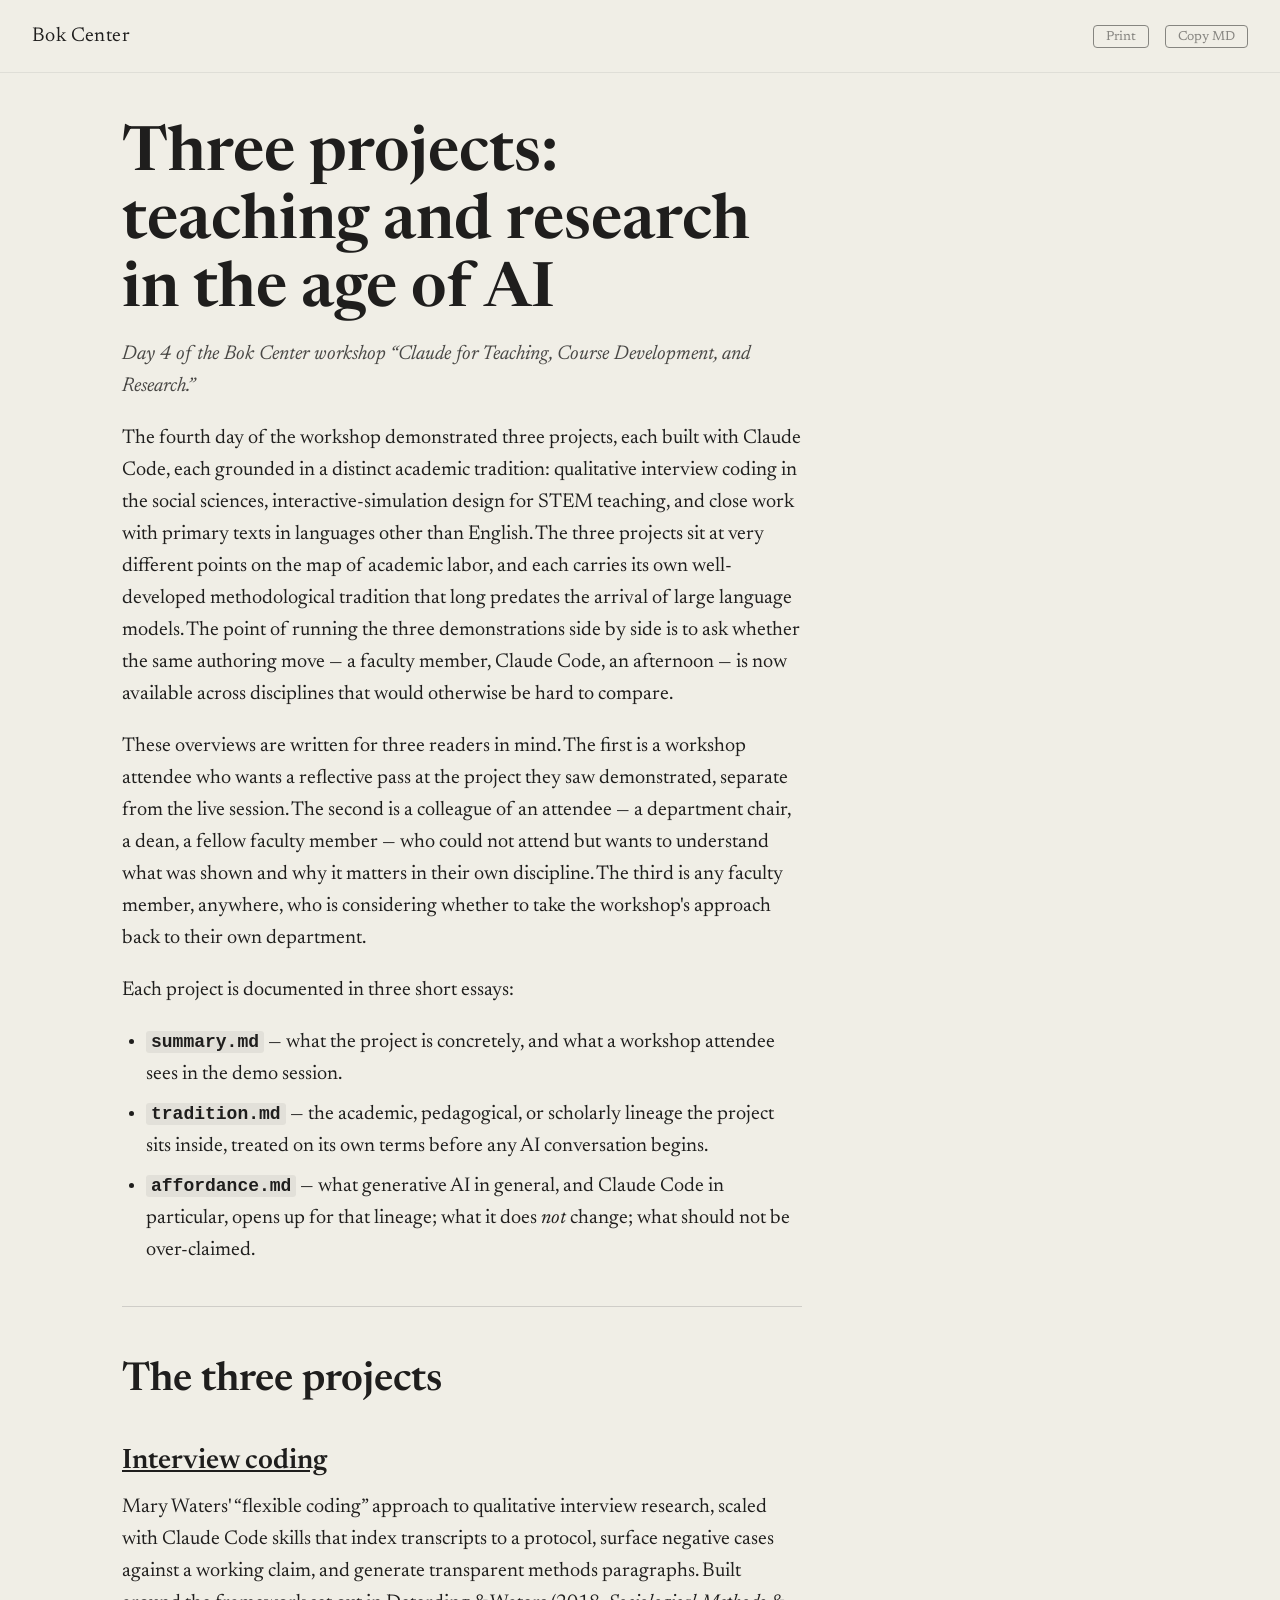
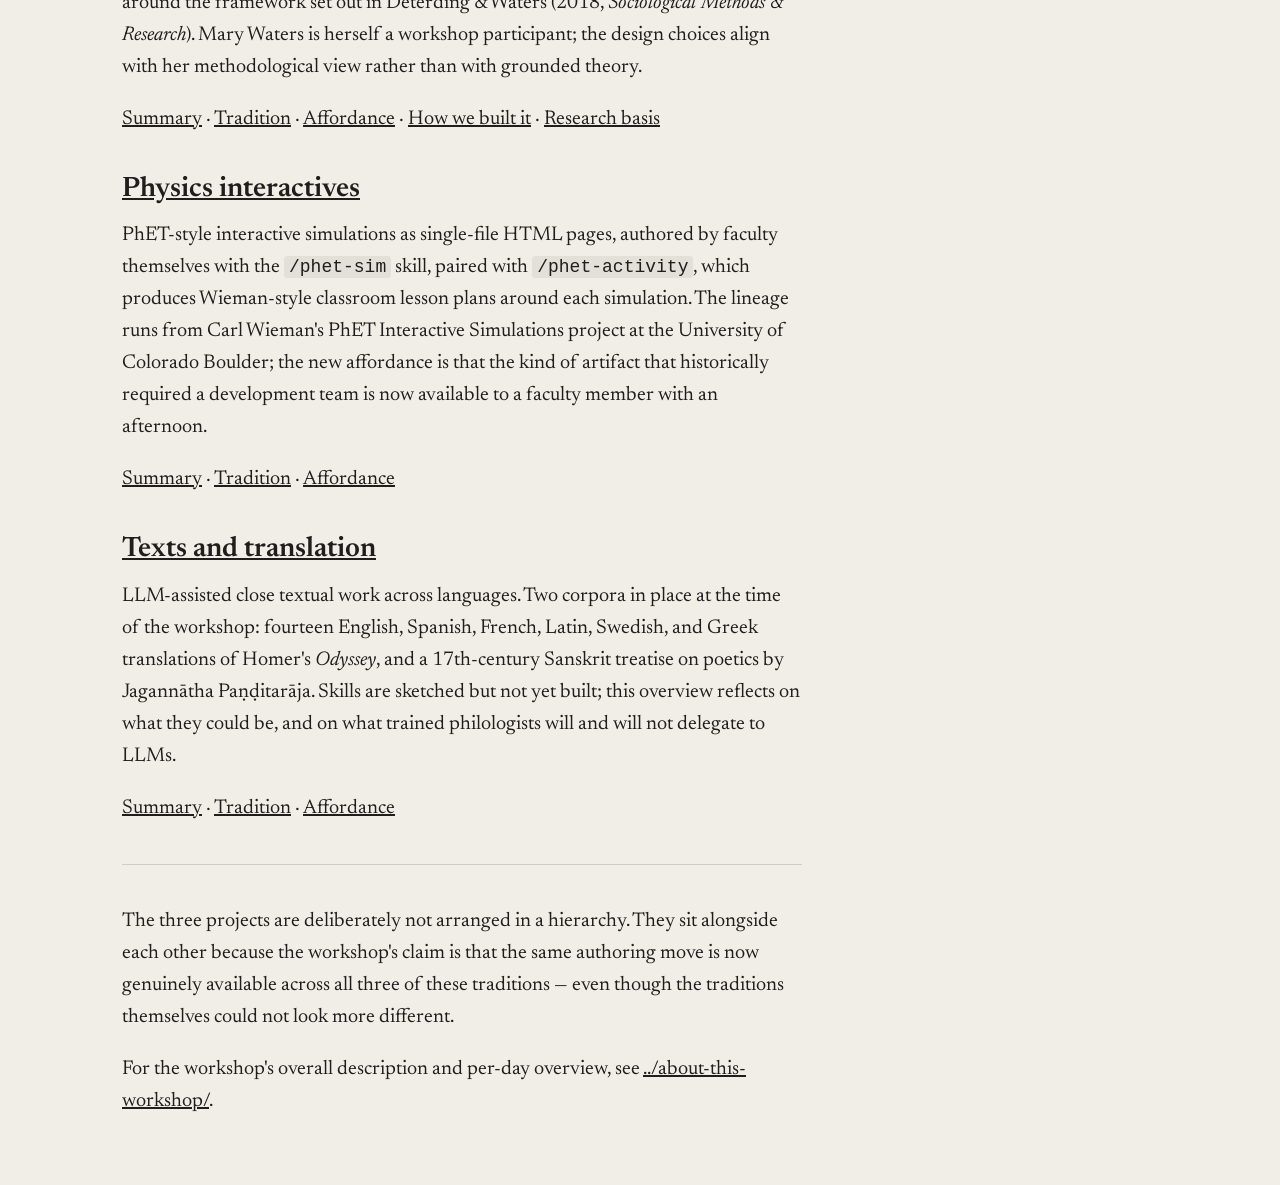
<file: _context/day-4/project-overviews/index.html>
<!doctype html>
<html lang="en">
<head>
  <meta charset="utf-8">
  <meta name="viewport" content="width=device-width, initial-scale=1">
  <title>Three projects: teaching and research in the age of AI — Bok Center</title>
  <link rel="preconnect" href="https://fonts.googleapis.com">
  <link rel="preconnect" href="https://fonts.gstatic.com" crossorigin>
  <link href="https://fonts.googleapis.com/css2?family=Newsreader:ital,wght@0,400;0,600;1,400;1,600&display=swap" rel="stylesheet">
  <style>
/* Standalone "Deep thoughts" essay styling.
   Mirrors components/essay-layout.module.css from
   /Users/mk/Development/ai-enhancement-stories (screen + mobile + print)
   with the TOC sidebar and footer-links stripped, plus a floating
   Print/Copy-MD control pair in the header. Light-mode only. */

:root {
  --bg: rgb(240, 238, 230);
  --fg: rgb(31, 30, 29);
}

* {
  box-sizing: border-box;
}

html,
body {
  margin: 0;
  padding: 0;
}

body {
  background: var(--bg);
  color: var(--fg);
  font-family: "Newsreader", "Times New Roman", serif;
  font-size: 20px;
  font-weight: 400;
  line-height: 1.6;
  min-height: 100vh;
}

/* Header */
.site-header {
  display: flex;
  align-items: center;
  justify-content: flex-start;
  padding: 20px 32px;
  position: relative;
  border-bottom: 1px solid rgba(128, 128, 128, 0.15);
}

.author-name {
  font-size: 20px;
  font-weight: 400;
  letter-spacing: 0.02em;
}

.header-controls {
  position: absolute;
  right: 32px;
  display: flex;
  align-items: center;
  gap: 16px;
}

.ctrl-btn {
  background: none;
  border: 1px solid var(--fg);
  color: var(--fg);
  font-family: "Newsreader", "Times New Roman", serif;
  font-size: 13px;
  padding: 4px 12px;
  border-radius: 4px;
  cursor: pointer;
  opacity: 0.5;
  transition: opacity 0.2s ease;
}

.ctrl-btn:hover {
  opacity: 1;
}

/* Layout */
.essay-layout {
  display: flex;
  max-width: 1100px;
  margin: 0 auto;
  padding: 48px 32px;
  gap: 64px;
}

/* Main content */
.essay-content {
  flex: 1;
  max-width: 680px;
}

.essay-content h1 {
  font-size: 62px;
  font-weight: 600;
  line-height: 1.1;
  margin: 0 0 12px 0;
}

.subtitle {
  font-size: 20px;
  font-style: italic;
  margin: 0 0 12px 0;
  opacity: 0.8;
}

.date {
  font-size: 16px;
  margin: 0 0 32px 0;
  opacity: 0.6;
}

.essay-content h2 {
  font-size: 40px;
  font-weight: 600;
  margin: 48px 0 16px 0;
  line-height: 1.3;
}

.essay-content h3 {
  font-size: 28px;
  font-weight: 600;
  margin: 36px 0 12px 0;
  line-height: 1.3;
}

.essay-content h4 {
  font-size: 24px;
  font-weight: 600;
  margin: 32px 0 12px 0;
  line-height: 1.3;
  font-style: italic;
}

.essay-content p {
  margin: 0 0 20px 0;
}

.essay-content em {
  font-style: italic;
}

.essay-content strong {
  font-weight: 600;
}

.essay-content ul,
.essay-content ol {
  margin: 0 0 20px 0;
  padding-left: 24px;
}

.essay-content li {
  margin-bottom: 8px;
}

.essay-content blockquote {
  border-left: 3px solid var(--fg);
  margin: 24px 0;
  padding: 0 0 0 20px;
  opacity: 0.85;
}

.essay-content a {
  color: var(--fg);
  text-decoration: underline;
}

.essay-content hr {
  border: none;
  border-top: 1px solid rgba(128, 128, 128, 0.3);
  margin: 40px 0;
}

.essay-content pre {
  background: rgba(0, 0, 0, 0.04);
  border-radius: 4px;
  padding: 16px 20px;
  overflow-x: auto;
  font-family: ui-monospace, SFMono-Regular, Menlo, monospace;
  font-size: 15px;
  line-height: 1.5;
  margin: 0 0 20px 0;
}

.essay-content code {
  font-family: ui-monospace, SFMono-Regular, Menlo, monospace;
  font-size: 0.9em;
}

.essay-content :not(pre) > code {
  background: rgba(0, 0, 0, 0.06);
  padding: 1px 5px;
  border-radius: 3px;
}

.essay-content table {
  border-collapse: collapse;
  margin: 0 0 20px 0;
  width: 100%;
  font-size: 17px;
}

.essay-content th,
.essay-content td {
  border-bottom: 1px solid rgba(128, 128, 128, 0.3);
  padding: 8px 12px;
  text-align: left;
  vertical-align: top;
}

.essay-content th {
  font-weight: 600;
}

/* Mobile */
@media (max-width: 860px) {
  .essay-layout {
    padding: 32px 20px;
    gap: 0;
  }

  .essay-content {
    max-width: 100%;
  }

  .essay-content h1 {
    font-size: 36px;
  }

  .site-header {
    padding: 16px 20px;
  }

  .header-controls {
    right: 20px;
    gap: 10px;
  }
}

/* Print */
@media print {
  @page {
    margin: 0.75in;
  }

  body {
    background: none;
    color: #000;
    font-size: 11pt;
    line-height: 1.45;
    min-height: 0;
  }

  .site-header,
  .header-controls {
    display: none !important;
  }

  .essay-layout {
    display: block;
    max-width: none;
    padding: 0;
    gap: 0;
  }

  .essay-content {
    max-width: 6.5in;
    margin: 0 auto;
  }

  .essay-content h1 {
    font-size: 22pt;
    line-height: 1.15;
    margin: 0 0 6pt 0;
  }

  .subtitle {
    font-size: 12pt;
    margin: 0 0 6pt 0;
    opacity: 1;
  }

  .date {
    font-size: 10pt;
    margin: 0 0 18pt 0;
    opacity: 1;
  }

  .essay-content h2 {
    font-size: 16pt;
    margin: 20pt 0 6pt 0;
    line-height: 1.25;
    break-after: avoid;
    page-break-after: avoid;
  }

  .essay-content h3 {
    font-size: 13pt;
    margin: 16pt 0 4pt 0;
    line-height: 1.25;
    break-after: avoid;
    page-break-after: avoid;
  }

  .essay-content h4 {
    font-size: 12pt;
    margin: 14pt 0 4pt 0;
    break-after: avoid;
    page-break-after: avoid;
  }

  .essay-content p {
    margin: 0 0 8pt 0;
    orphans: 3;
    widows: 3;
  }

  .essay-content ul,
  .essay-content ol {
    margin: 0 0 8pt 0;
  }

  .essay-content li {
    margin-bottom: 3pt;
  }

  .essay-content blockquote {
    margin: 10pt 0;
    padding-left: 14pt;
    border-left-color: #000;
    opacity: 1;
  }

  .essay-content hr {
    margin: 18pt 0;
  }

  .essay-content a {
    color: #000;
  }
}
  </style>
</head>
<body>
  <header class="site-header">
    <span class="author-name">Bok Center</span>
    <div class="header-controls">
      <button type="button" class="ctrl-btn" id="print-btn">Print</button>
      <button type="button" class="ctrl-btn" id="copy-btn">Copy MD</button>
    </div>
  </header>

  <main class="essay-layout">
    <article class="essay-content">
      <h1>Three projects: teaching and research in the age of AI</h1>
      <p class="subtitle">Day 4 of the Bok Center workshop &ldquo;Claude for Teaching, Course Development, and Research.&rdquo;</p>

      <p>The fourth day of the workshop demonstrated three projects, each built with Claude Code, each grounded in a distinct academic tradition: qualitative interview coding in the social sciences, interactive-simulation design for STEM teaching, and close work with primary texts in languages other than English. The three projects sit at very different points on the map of academic labor, and each carries its own well-developed methodological tradition that long predates the arrival of large language models. The point of running the three demonstrations side by side is to ask whether the same authoring move &mdash; a faculty member, Claude Code, an afternoon &mdash; is now available across disciplines that would otherwise be hard to compare.</p>

      <p>These overviews are written for three readers in mind. The first is a workshop attendee who wants a reflective pass at the project they saw demonstrated, separate from the live session. The second is a colleague of an attendee &mdash; a department chair, a dean, a fellow faculty member &mdash; who could not attend but wants to understand what was shown and why it matters in their own discipline. The third is any faculty member, anywhere, who is considering whether to take the workshop's approach back to their own department.</p>

      <p>Each project is documented in three short essays:</p>

      <ul>
        <li><strong><code>summary.md</code></strong> &mdash; what the project is concretely, and what a workshop attendee sees in the demo session.</li>
        <li><strong><code>tradition.md</code></strong> &mdash; the academic, pedagogical, or scholarly lineage the project sits inside, treated on its own terms before any AI conversation begins.</li>
        <li><strong><code>affordance.md</code></strong> &mdash; what generative AI in general, and Claude Code in particular, opens up for that lineage; what it does <em>not</em> change; what should not be over-claimed.</li>
      </ul>

      <hr>

      <h2>The three projects</h2>

      <h3><a href="interview-coding/summary.html">Interview coding</a></h3>

      <p>Mary Waters' &ldquo;flexible coding&rdquo; approach to qualitative interview research, scaled with Claude Code skills that index transcripts to a protocol, surface negative cases against a working claim, and generate transparent methods paragraphs. Built around the framework set out in Deterding &amp; Waters (2018, <em>Sociological Methods &amp; Research</em>). Mary Waters is herself a workshop participant; the design choices align with her methodological view rather than with grounded theory.</p>

      <p><a href="interview-coding/summary.html">Summary</a> &middot; <a href="interview-coding/tradition.html">Tradition</a> &middot; <a href="interview-coding/affordance.html">Affordance</a> &middot; <a href="interview-coding/walkthrough.html">How we built it</a> &middot; <a href="../projects/interview-coding/research-result.html">Research basis</a></p>

      <h3><a href="physics-interactives/summary.html">Physics interactives</a></h3>

      <p>PhET-style interactive simulations as single-file HTML pages, authored by faculty themselves with the <code>/phet-sim</code> skill, paired with <code>/phet-activity</code>, which produces Wieman-style classroom lesson plans around each simulation. The lineage runs from Carl Wieman's PhET Interactive Simulations project at the University of Colorado Boulder; the new affordance is that the kind of artifact that historically required a development team is now available to a faculty member with an afternoon.</p>

      <p><a href="physics-interactives/summary.html">Summary</a> &middot; <a href="physics-interactives/tradition.html">Tradition</a> &middot; <a href="physics-interactives/affordance.html">Affordance</a></p>

      <h3><a href="texts-and-translation/summary.html">Texts and translation</a></h3>

      <p>LLM-assisted close textual work across languages. Two corpora in place at the time of the workshop: fourteen English, Spanish, French, Latin, Swedish, and Greek translations of Homer's <em>Odyssey</em>, and a 17th-century Sanskrit treatise on poetics by Jagann&#257;tha Pa&#7751;&#7693;itar&#257;ja. Skills are sketched but not yet built; this overview reflects on what they could be, and on what trained philologists will and will not delegate to LLMs.</p>

      <p><a href="texts-and-translation-v0/summary.html">Summary</a> &middot; <a href="texts-and-translation-v0/tradition.html">Tradition</a> &middot; <a href="texts-and-translation-v0/affordance.html">Affordance</a></p>

      <hr>

      <p>The three projects are deliberately not arranged in a hierarchy. They sit alongside each other because the workshop's claim is that the same authoring move is now genuinely available across all three of these traditions &mdash; even though the traditions themselves could not look more different.</p>

      <p>For the workshop's overall description and per-day overview, see <a href="../../about-this-workshop/">../about-this-workshop/</a>.</p>
    </article>
  </main>

  <script type="text/x-markdown-source" id="source-md"># Three projects: teaching and research in the age of AI

*Day 4 of the Bok Center workshop "Claude for Teaching, Course Development, and Research."*

The fourth day of the workshop demonstrated three projects, each built with Claude Code, each grounded in a distinct academic tradition: qualitative interview coding in the social sciences, interactive-simulation design for STEM teaching, and close work with primary texts in languages other than English. The three projects sit at very different points on the map of academic labor, and each carries its own well-developed methodological tradition that long predates the arrival of large language models. The point of running the three demonstrations side by side is to ask whether the same authoring move — a faculty member, Claude Code, an afternoon — is now available across disciplines that would otherwise be hard to compare.

These overviews are written for three readers in mind. The first is a workshop attendee who wants a reflective pass at the project they saw demonstrated, separate from the live session. The second is a colleague of an attendee — a department chair, a dean, a fellow faculty member — who could not attend but wants to understand what was shown and why it matters in their own discipline. The third is any faculty member, anywhere, who is considering whether to take the workshop's approach back to their own department.

Each project is documented in three short essays:

- **`summary.md`** — what the project is concretely, and what a workshop attendee sees in the demo session.
- **`tradition.md`** — the academic, pedagogical, or scholarly lineage the project sits inside, treated on its own terms before any AI conversation begins.
- **`affordance.md`** — what generative AI in general, and Claude Code in particular, opens up for that lineage; what it does *not* change; what should not be over-claimed.

---

## The three projects

### [Interview coding](interview-coding/summary.md)

Mary Waters' "flexible coding" approach to qualitative interview research, scaled with Claude Code skills that index transcripts to a protocol, surface negative cases against a working claim, and generate transparent methods paragraphs. Built around the framework set out in Deterding & Waters (2018, *Sociological Methods & Research*). Mary Waters is herself a workshop participant; the design choices align with her methodological view rather than with grounded theory.

[Summary](interview-coding/summary.md) · [Tradition](interview-coding/tradition.md) · [Affordance](interview-coding/affordance.md) · [How we built it](interview-coding/walkthrough.md)

### [Physics interactives](physics-interactives/summary.md)

PhET-style interactive simulations as single-file HTML pages, authored by faculty themselves with the `/phet-sim` skill, paired with `/phet-activity`, which produces Wieman-style classroom lesson plans around each simulation. The lineage runs from Carl Wieman's PhET Interactive Simulations project at the University of Colorado Boulder; the new affordance is that the kind of artifact that historically required a development team is now available to a faculty member with an afternoon.

[Summary](physics-interactives/summary.md) · [Tradition](physics-interactives/tradition.md) · [Affordance](physics-interactives/affordance.md)

### [Texts and translation](texts-and-translation/summary.md)

LLM-assisted close textual work across languages. Two corpora in place at the time of the workshop: fourteen English, Spanish, French, Latin, Swedish, and Greek translations of Homer's *Odyssey*, and a 17th-century Sanskrit treatise on poetics by Jagannātha Paṇḍitarāja. Skills are sketched but not yet built; this overview reflects on what they could be, and on what trained philologists will and will not delegate to LLMs.

[Summary](texts-and-translation/summary.md) · [Tradition](texts-and-translation/tradition.md) · [Affordance](texts-and-translation/affordance.md)

---

The three projects are deliberately not arranged in a hierarchy. They sit alongside each other because the workshop's claim is that the same authoring move is now genuinely available across all three of these traditions — even though the traditions themselves could not look more different.

For the workshop's overall description and per-day overview, see [../about-this-workshop/](../../about-this-workshop/).
</script>

  <script>
    (function () {
      var copyBtn = document.getElementById('copy-btn');
      var printBtn = document.getElementById('print-btn');
      var src = document.getElementById('source-md');

      printBtn.addEventListener('click', function () {
        window.print();
      });

      copyBtn.addEventListener('click', function () {
        var text = src.textContent;
        var done = function () {
          var prev = copyBtn.textContent;
          copyBtn.textContent = 'Copied';
          setTimeout(function () { copyBtn.textContent = prev === 'Copied' ? 'Copy MD' : prev; }, 2000);
        };
        if (navigator.clipboard && navigator.clipboard.writeText) {
          navigator.clipboard.writeText(text).then(done, function () {
            fallbackCopy(text); done();
          });
        } else {
          fallbackCopy(text); done();
        }
      });

      function fallbackCopy(text) {
        var ta = document.createElement('textarea');
        ta.value = text;
        ta.setAttribute('readonly', '');
        ta.style.position = 'fixed';
        ta.style.opacity = '0';
        document.body.appendChild(ta);
        ta.select();
        try { document.execCommand('copy'); } catch (e) {}
        document.body.removeChild(ta);
      }
    })();
  </script>
</body>
</html>
</file>
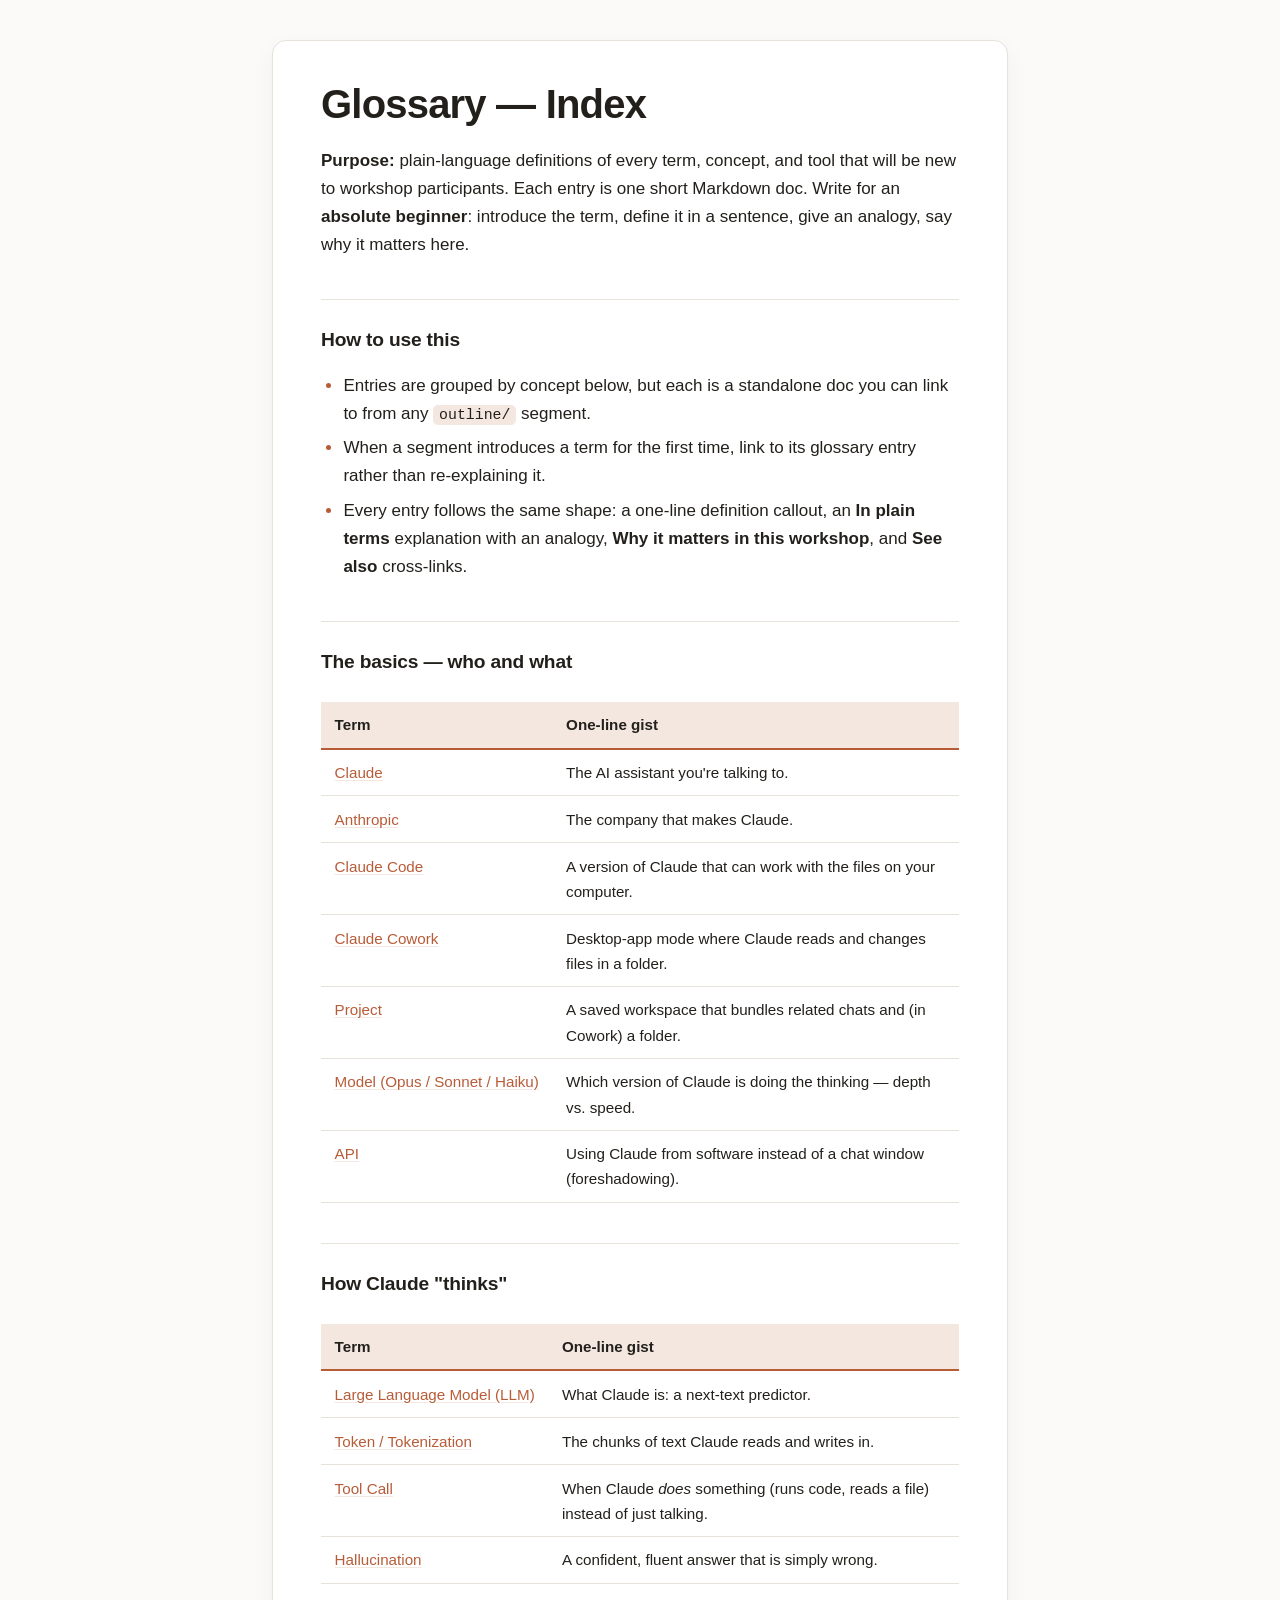
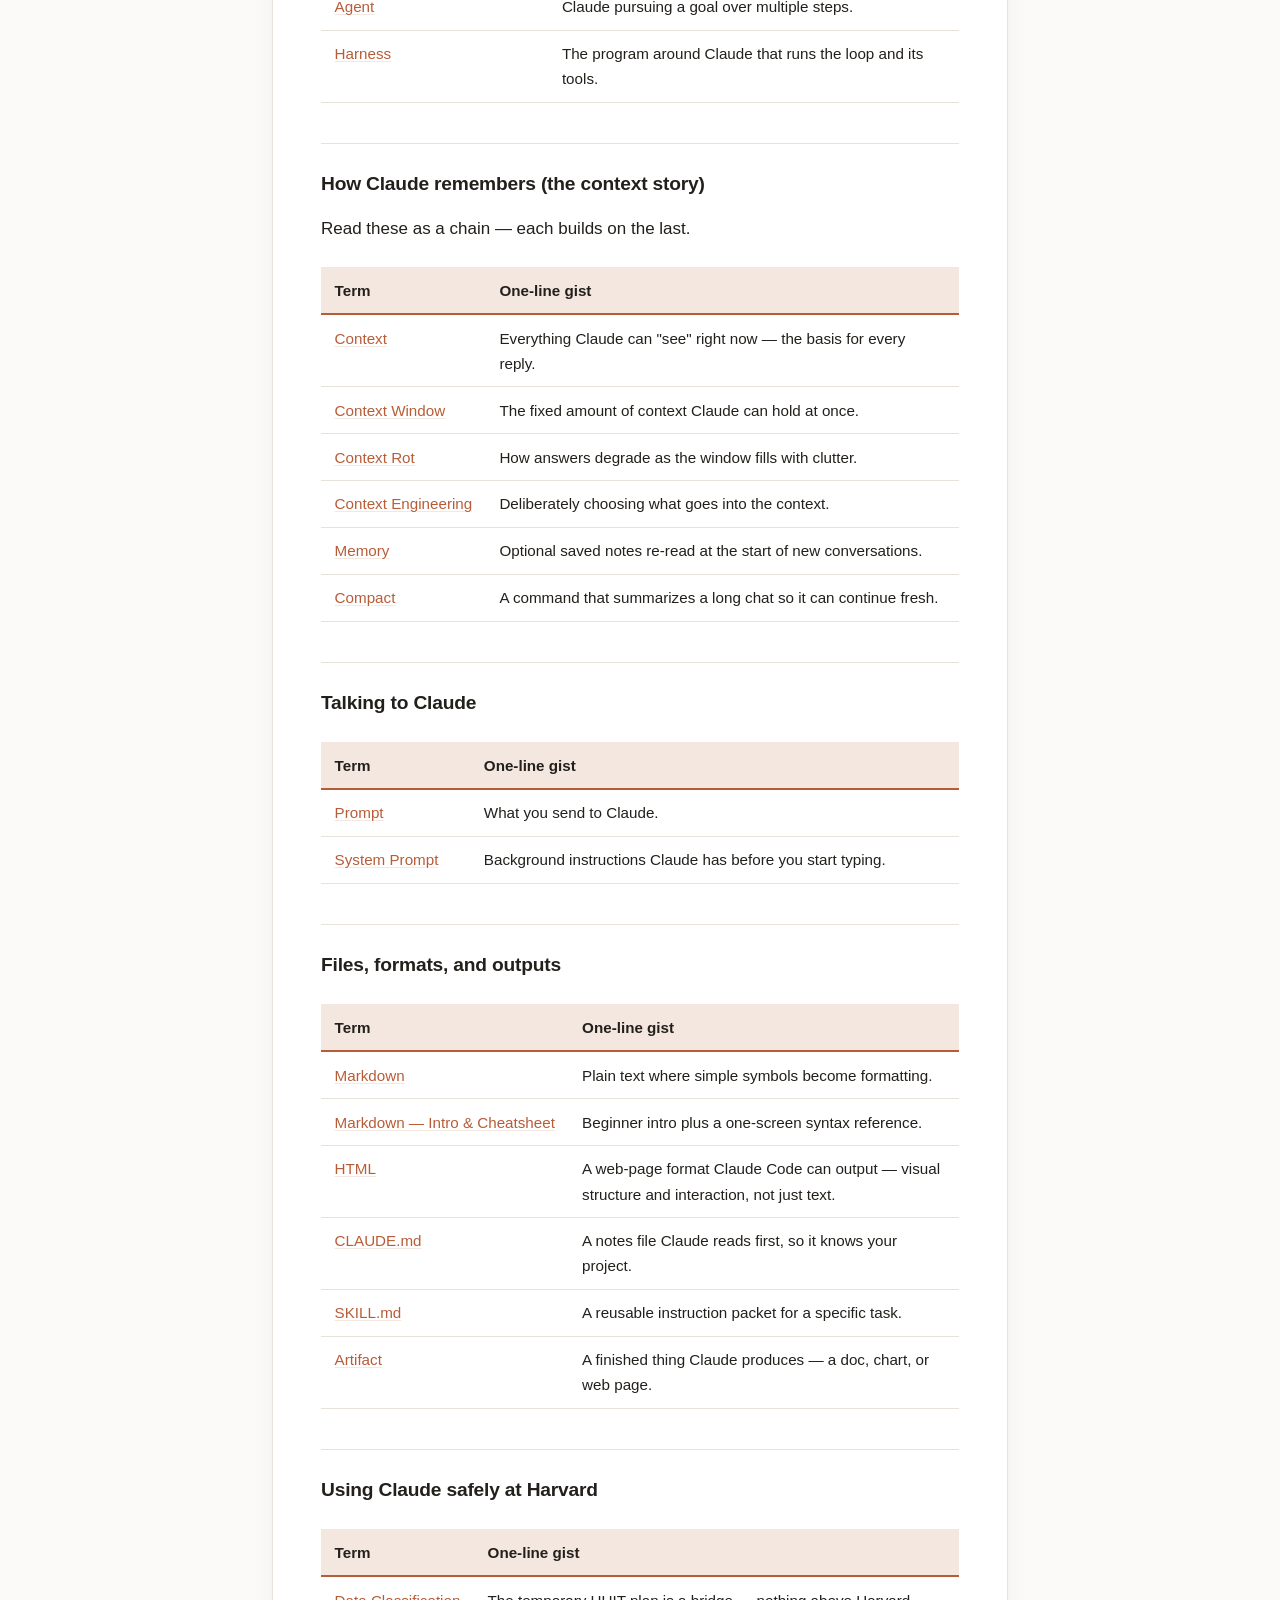
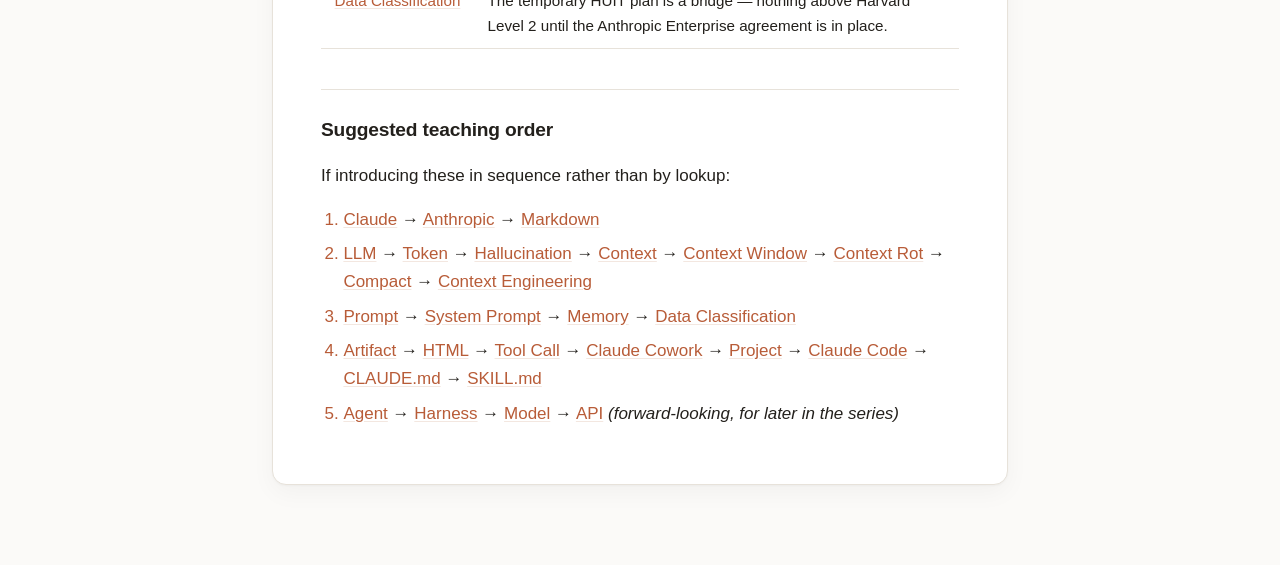
<file: _context/day-2/ai-glossary/glossary-html/index.html>
<!DOCTYPE html>
<html lang="en">
<head>
<meta charset="utf-8">
<meta name="viewport" content="width=device-width, initial-scale=1">
<title>Glossary — Index — Glossary</title>
<link rel="stylesheet" href="style.css">
</head>
<body>
<main class="entry">
<h1>Glossary — Index</h1>
<p><strong>Purpose:</strong> plain-language definitions of every term, concept, and tool that will be new to workshop participants. Each entry is one short Markdown doc. Write for an <strong>absolute beginner</strong>: introduce the term, define it in a sentence, give an analogy, say why it matters here.</p>
<h2>How to use this</h2>
<ul><li>Entries are grouped by concept below, but each is a standalone doc you can link to from any <code>outline/</code> segment.</li><li>When a segment introduces a term for the first time, link to its glossary entry rather than re-explaining it.</li><li>Every entry follows the same shape: a one-line definition callout, an <strong>In plain terms</strong> explanation with an analogy, <strong>Why it matters in this workshop</strong>, and <strong>See also</strong> cross-links.</li></ul>
<h2>The basics — who and what</h2>
<table><thead><tr><th>Term</th><th>One-line gist</th></tr></thead><tbody><tr><td><a href="claude.html">Claude</a></td><td>The AI assistant you're talking to.</td></tr><tr><td><a href="anthropic.html">Anthropic</a></td><td>The company that makes Claude.</td></tr><tr><td><a href="claude-code.html">Claude Code</a></td><td>A version of Claude that can work with the files on your computer.</td></tr><tr><td><a href="claude-cowork.html">Claude Cowork</a></td><td>Desktop-app mode where Claude reads and changes files in a folder.</td></tr><tr><td><a href="project.html">Project</a></td><td>A saved workspace that bundles related chats and (in Cowork) a folder.</td></tr><tr><td><a href="model.html">Model (Opus / Sonnet / Haiku)</a></td><td>Which version of Claude is doing the thinking — depth vs. speed.</td></tr><tr><td><a href="api.html">API</a></td><td>Using Claude from software instead of a chat window (foreshadowing).</td></tr></tbody></table>
<h2>How Claude "thinks"</h2>
<table><thead><tr><th>Term</th><th>One-line gist</th></tr></thead><tbody><tr><td><a href="llm.html">Large Language Model (LLM)</a></td><td>What Claude is: a next-text predictor.</td></tr><tr><td><a href="token.html">Token / Tokenization</a></td><td>The chunks of text Claude reads and writes in.</td></tr><tr><td><a href="tool-call.html">Tool Call</a></td><td>When Claude <em>does</em> something (runs code, reads a file) instead of just talking.</td></tr><tr><td><a href="hallucination.html">Hallucination</a></td><td>A confident, fluent answer that is simply wrong.</td></tr><tr><td><a href="agent.html">Agent</a></td><td>Claude pursuing a goal over multiple steps.</td></tr><tr><td><a href="harness.html">Harness</a></td><td>The program around Claude that runs the loop and its tools.</td></tr></tbody></table>
<h2>How Claude remembers (the context story)</h2>
<p>Read these as a chain — each builds on the last.</p>
<table><thead><tr><th>Term</th><th>One-line gist</th></tr></thead><tbody><tr><td><a href="context.html">Context</a></td><td>Everything Claude can "see" right now — the basis for every reply.</td></tr><tr><td><a href="context-window.html">Context Window</a></td><td>The fixed amount of context Claude can hold at once.</td></tr><tr><td><a href="context-rot.html">Context Rot</a></td><td>How answers degrade as the window fills with clutter.</td></tr><tr><td><a href="context-engineering.html">Context Engineering</a></td><td>Deliberately choosing what goes into the context.</td></tr><tr><td><a href="memory.html">Memory</a></td><td>Optional saved notes re-read at the start of new conversations.</td></tr><tr><td><a href="compact.html">Compact</a></td><td>A command that summarizes a long chat so it can continue fresh.</td></tr></tbody></table>
<h2>Talking to Claude</h2>
<table><thead><tr><th>Term</th><th>One-line gist</th></tr></thead><tbody><tr><td><a href="prompt.html">Prompt</a></td><td>What you send to Claude.</td></tr><tr><td><a href="system-prompt.html">System Prompt</a></td><td>Background instructions Claude has before you start typing.</td></tr></tbody></table>
<h2>Files, formats, and outputs</h2>
<table><thead><tr><th>Term</th><th>One-line gist</th></tr></thead><tbody><tr><td><a href="markdown.html">Markdown</a></td><td>Plain text where simple symbols become formatting.</td></tr><tr><td><a href="markdown-cheatsheet.html">Markdown — Intro &amp; Cheatsheet</a></td><td>Beginner intro plus a one-screen syntax reference.</td></tr><tr><td><a href="html.html">HTML</a></td><td>A web-page format Claude Code can output — visual structure and interaction, not just text.</td></tr><tr><td><a href="claude-md.html">CLAUDE.md</a></td><td>A notes file Claude reads first, so it knows your project.</td></tr><tr><td><a href="skill-md.html">SKILL.md</a></td><td>A reusable instruction packet for a specific task.</td></tr><tr><td><a href="artifact.html">Artifact</a></td><td>A finished thing Claude produces — a doc, chart, or web page.</td></tr></tbody></table>
<h2>Using Claude safely at Harvard</h2>
<table><thead><tr><th>Term</th><th>One-line gist</th></tr></thead><tbody><tr><td><a href="data-classification.html">Data Classification</a></td><td>The temporary HUIT plan is a bridge — nothing above Harvard Level 2 until the Anthropic Enterprise agreement is in place.</td></tr></tbody></table>
<h2>Suggested teaching order</h2>
<p>If introducing these in sequence rather than by lookup:</p>
<ol><li><a href="claude.html">Claude</a> → <a href="anthropic.html">Anthropic</a> → <a href="markdown.html">Markdown</a></li><li><a href="llm.html">LLM</a> → <a href="token.html">Token</a> → <a href="hallucination.html">Hallucination</a> → <a href="context.html">Context</a> → <a href="context-window.html">Context Window</a> → <a href="context-rot.html">Context Rot</a> → <a href="compact.html">Compact</a> → <a href="context-engineering.html">Context Engineering</a></li><li><a href="prompt.html">Prompt</a> → <a href="system-prompt.html">System Prompt</a> → <a href="memory.html">Memory</a> → <a href="data-classification.html">Data Classification</a></li><li><a href="artifact.html">Artifact</a> → <a href="html.html">HTML</a> → <a href="tool-call.html">Tool Call</a> → <a href="claude-cowork.html">Claude Cowork</a> → <a href="project.html">Project</a> → <a href="claude-code.html">Claude Code</a> → <a href="claude-md.html">CLAUDE.md</a> → <a href="skill-md.html">SKILL.md</a></li><li><a href="agent.html">Agent</a> → <a href="harness.html">Harness</a> → <a href="model.html">Model</a> → <a href="api.html">API</a> <em>(forward-looking, for later in the series)</em></li></ol>
</main>
</body>
</html>
</file>
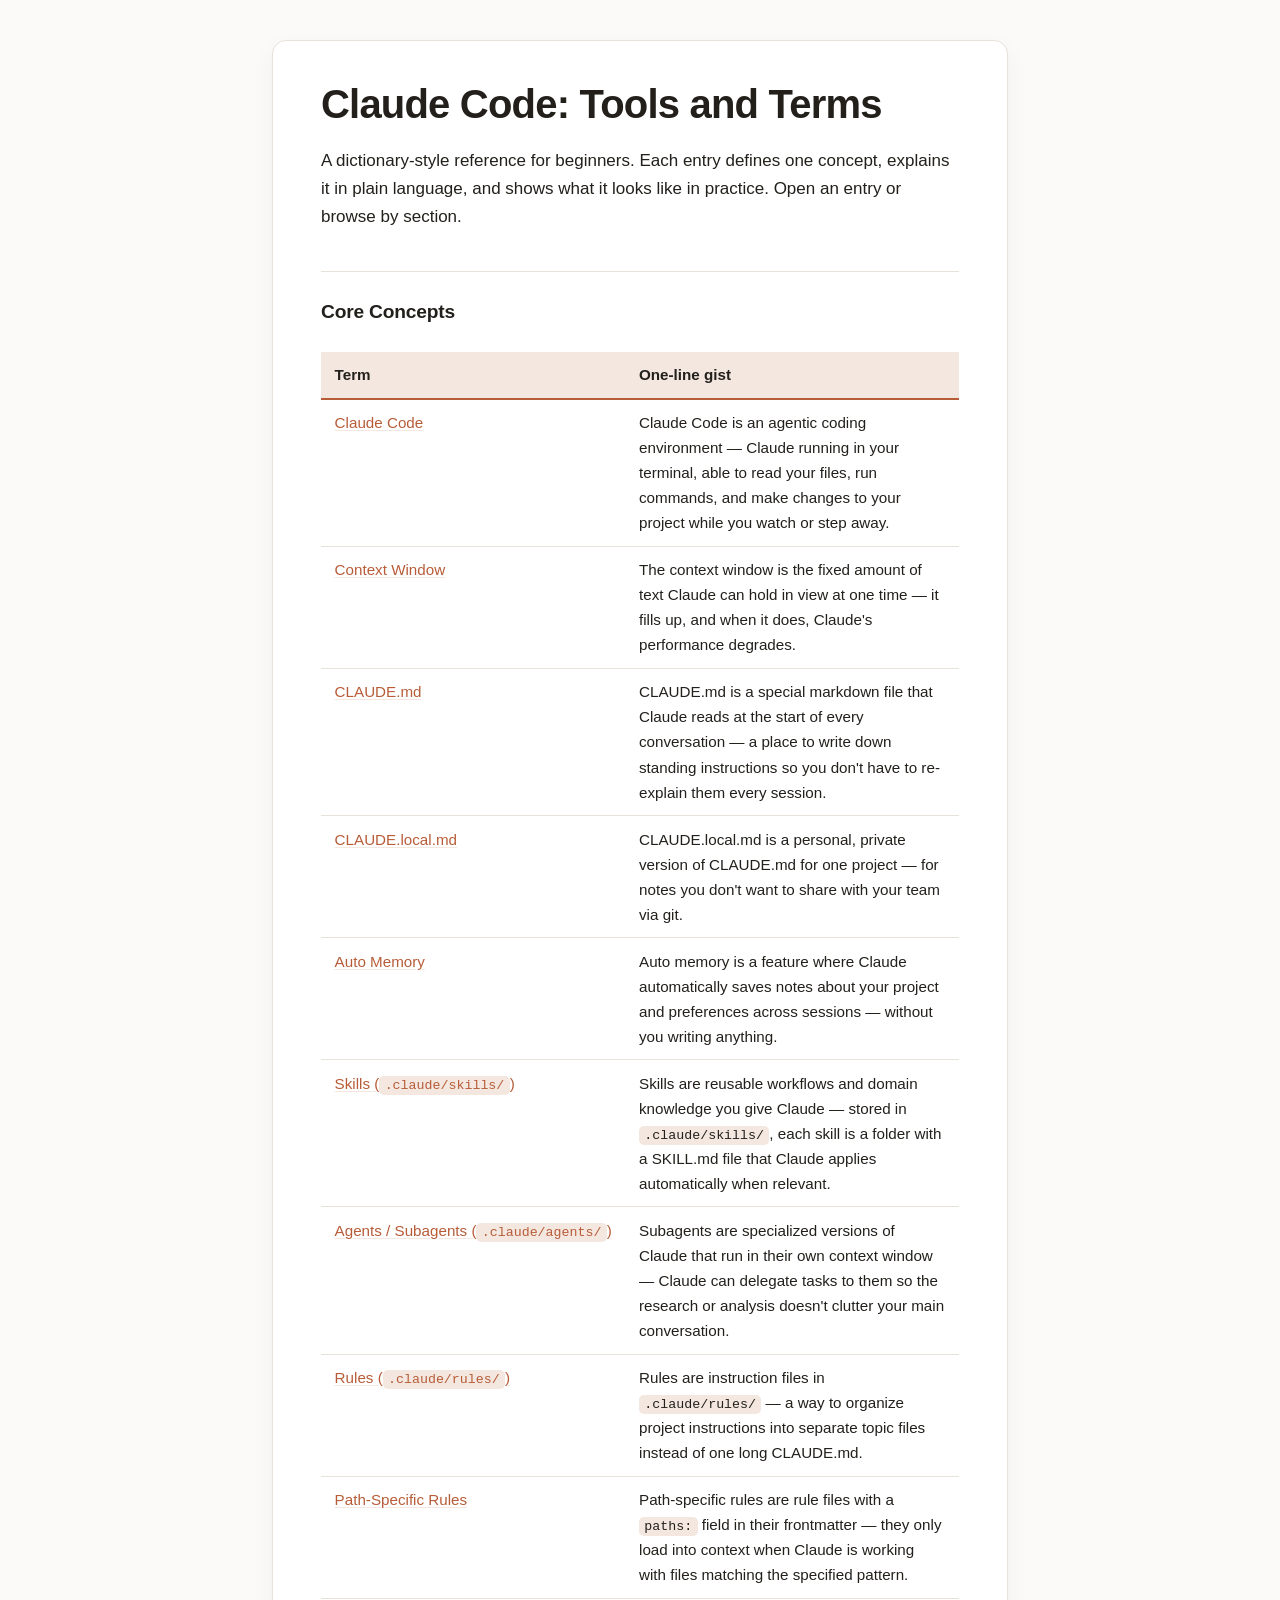
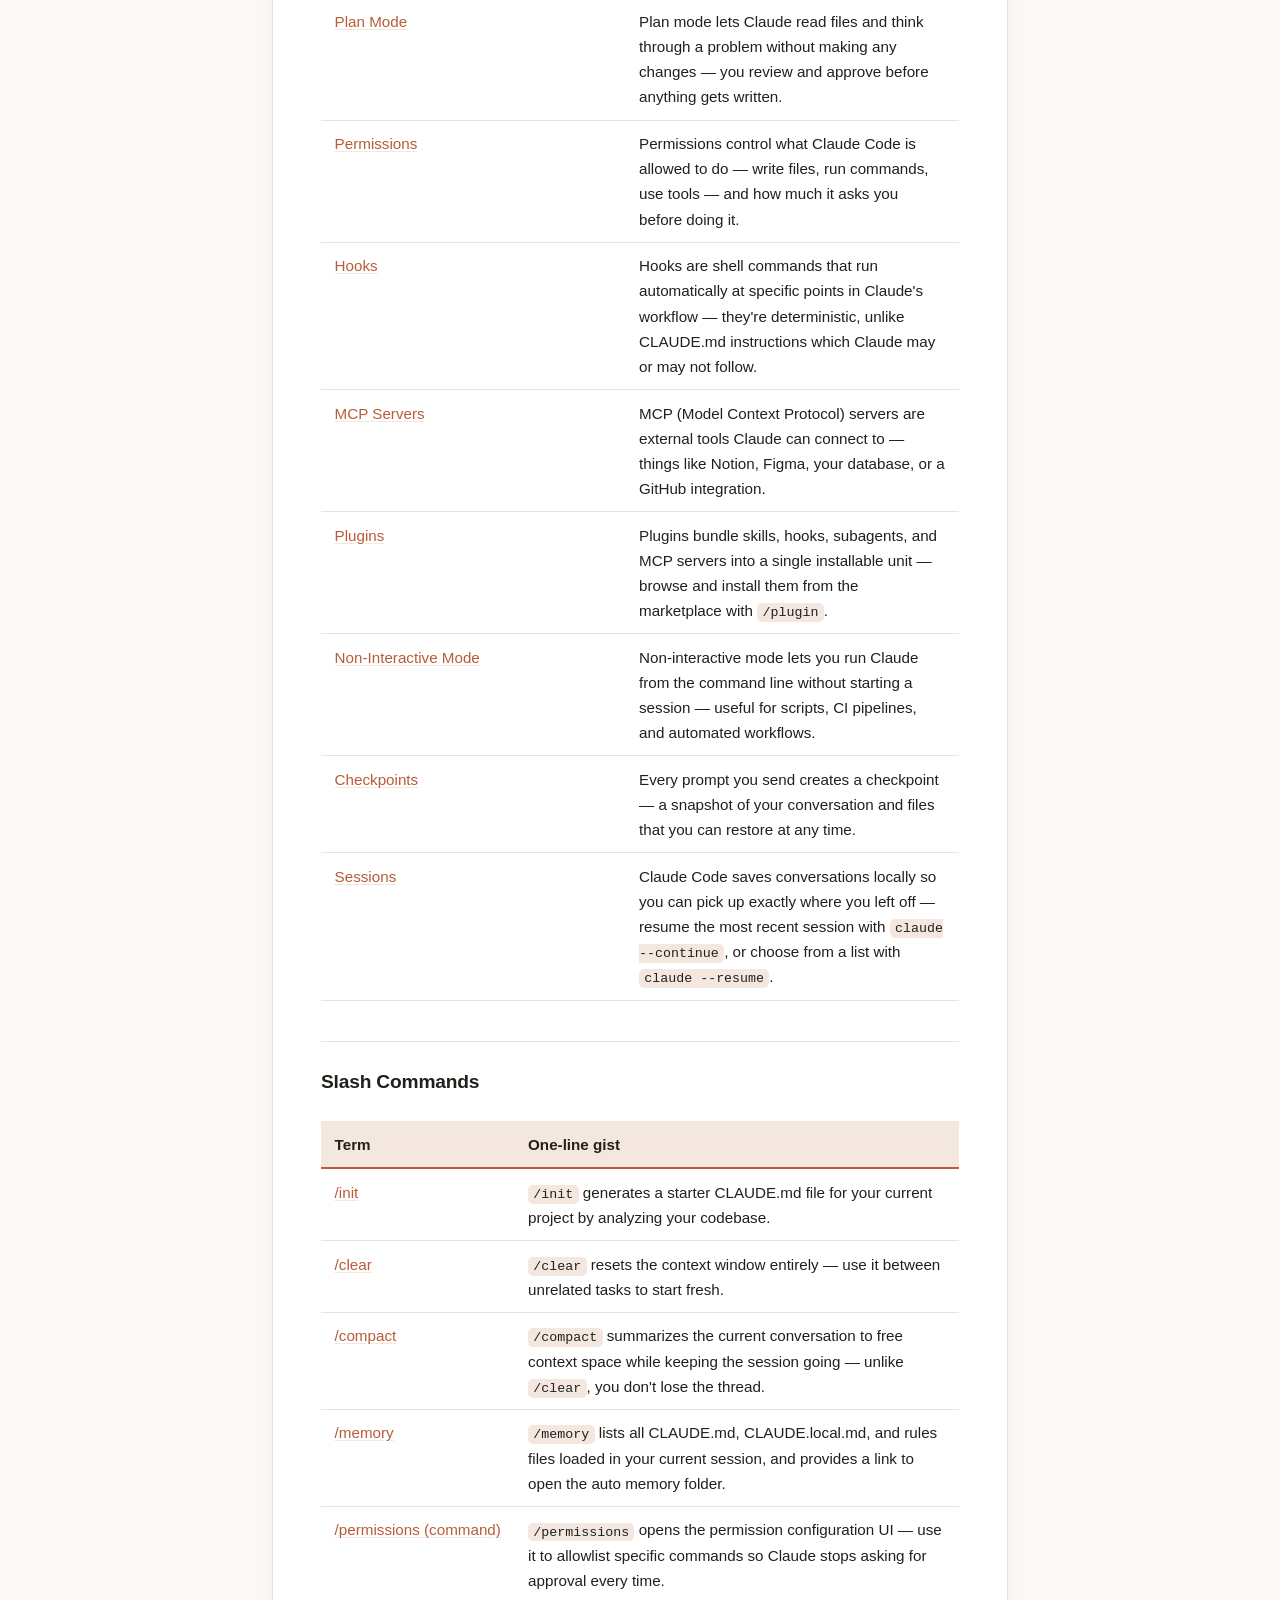
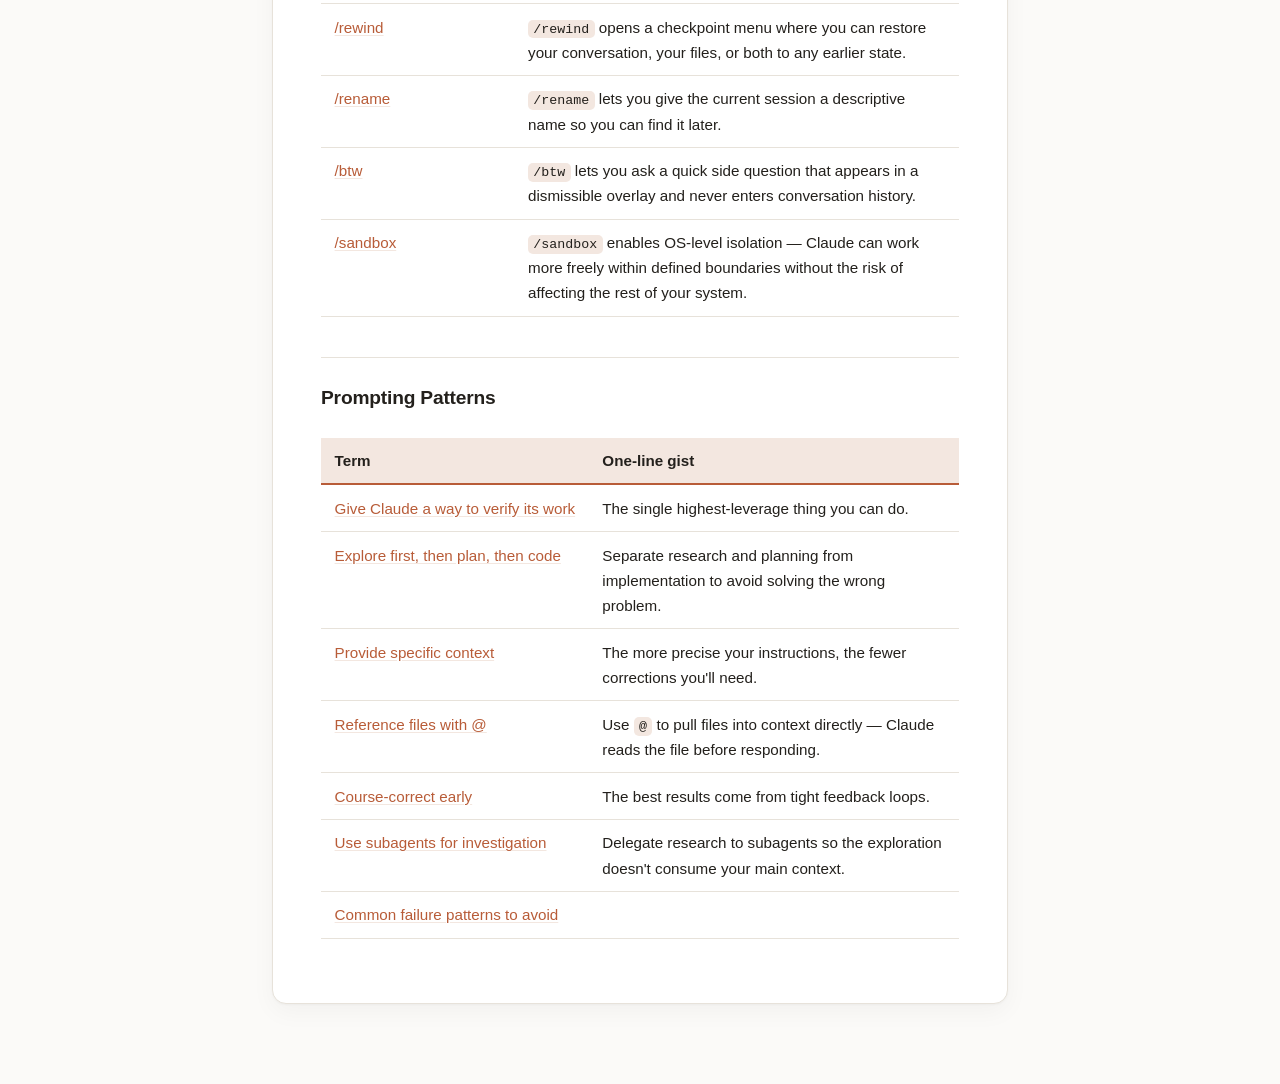
<file: _context/day-3/claude-code-tools-and-terms/tools-and-terms-html/index.html>
<!DOCTYPE html>
<html lang="en">
<head>
<meta charset="utf-8">
<meta name="viewport" content="width=device-width, initial-scale=1">
<title>Index — Claude Code: Tools and Terms</title>
<link rel="stylesheet" href="style.css">
</head>
<body>
<main class="entry">
<h1>Claude Code: Tools and Terms</h1>
<p>A dictionary-style reference for beginners. Each entry defines one concept, explains it in plain language, and shows what it looks like in practice. Open an entry or browse by section.</p>
<h2>Core Concepts</h2><table><thead><tr><th>Term</th><th>One-line gist</th></tr></thead><tbody><tr><td><a href="claude-code.html">Claude Code</a></td><td>Claude Code is an agentic coding environment — Claude running in your terminal, able to read your files, run commands, and make changes to your project while you watch or step away.</td></tr><tr><td><a href="context-window.html">Context Window</a></td><td>The context window is the fixed amount of text Claude can hold in view at one time — it fills up, and when it does, Claude&#x27;s performance degrades.</td></tr><tr><td><a href="claude-md.html">CLAUDE.md</a></td><td>CLAUDE.md is a special markdown file that Claude reads at the start of every conversation — a place to write down standing instructions so you don&#x27;t have to re-explain them every session.</td></tr><tr><td><a href="claude-local-md.html">CLAUDE.local.md</a></td><td>CLAUDE.local.md is a personal, private version of CLAUDE.md for one project — for notes you don&#x27;t want to share with your team via git.</td></tr><tr><td><a href="auto-memory.html">Auto Memory</a></td><td>Auto memory is a feature where Claude automatically saves notes about your project and preferences across sessions — without you writing anything.</td></tr><tr><td><a href="skills.html">Skills (<code>.claude/skills/</code>)</a></td><td>Skills are reusable workflows and domain knowledge you give Claude — stored in <code>.claude/skills/</code>, each skill is a folder with a SKILL.md file that Claude applies automatically when relevant.</td></tr><tr><td><a href="agents.html">Agents / Subagents (<code>.claude/agents/</code>)</a></td><td>Subagents are specialized versions of Claude that run in their own context window — Claude can delegate tasks to them so the research or analysis doesn&#x27;t clutter your main conversation.</td></tr><tr><td><a href="rules.html">Rules (<code>.claude/rules/</code>)</a></td><td>Rules are instruction files in <code>.claude/rules/</code> — a way to organize project instructions into separate topic files instead of one long CLAUDE.md.</td></tr><tr><td><a href="path-specific-rules.html">Path-Specific Rules</a></td><td>Path-specific rules are rule files with a <code>paths:</code> field in their frontmatter — they only load into context when Claude is working with files matching the specified pattern.</td></tr><tr><td><a href="plan-mode.html">Plan Mode</a></td><td>Plan mode lets Claude read files and think through a problem without making any changes — you review and approve before anything gets written.</td></tr><tr><td><a href="permissions.html">Permissions</a></td><td>Permissions control what Claude Code is allowed to do — write files, run commands, use tools — and how much it asks you before doing it.</td></tr><tr><td><a href="hooks.html">Hooks</a></td><td>Hooks are shell commands that run automatically at specific points in Claude&#x27;s workflow — they&#x27;re deterministic, unlike CLAUDE.md instructions which Claude may or may not follow.</td></tr><tr><td><a href="mcp-servers.html">MCP Servers</a></td><td>MCP (Model Context Protocol) servers are external tools Claude can connect to — things like Notion, Figma, your database, or a GitHub integration.</td></tr><tr><td><a href="plugins.html">Plugins</a></td><td>Plugins bundle skills, hooks, subagents, and MCP servers into a single installable unit — browse and install them from the marketplace with <code>/plugin</code>.</td></tr><tr><td><a href="non-interactive-mode.html">Non-Interactive Mode</a></td><td>Non-interactive mode lets you run Claude from the command line without starting a session — useful for scripts, CI pipelines, and automated workflows.</td></tr><tr><td><a href="checkpoints.html">Checkpoints</a></td><td>Every prompt you send creates a checkpoint — a snapshot of your conversation and files that you can restore at any time.</td></tr><tr><td><a href="sessions.html">Sessions</a></td><td>Claude Code saves conversations locally so you can pick up exactly where you left off — resume the most recent session with <code>claude --continue</code>, or choose from a list with <code>claude --resume</code>.</td></tr></tbody></table>
<h2>Slash Commands</h2><table><thead><tr><th>Term</th><th>One-line gist</th></tr></thead><tbody><tr><td><a href="slash-init.html">/init</a></td><td><code>/init</code> generates a starter CLAUDE.md file for your current project by analyzing your codebase.</td></tr><tr><td><a href="slash-clear.html">/clear</a></td><td><code>/clear</code> resets the context window entirely — use it between unrelated tasks to start fresh.</td></tr><tr><td><a href="slash-compact.html">/compact</a></td><td><code>/compact</code> summarizes the current conversation to free context space while keeping the session going — unlike <code>/clear</code>, you don&#x27;t lose the thread.</td></tr><tr><td><a href="slash-memory.html">/memory</a></td><td><code>/memory</code> lists all CLAUDE.md, CLAUDE.local.md, and rules files loaded in your current session, and provides a link to open the auto memory folder.</td></tr><tr><td><a href="slash-permissions.html">/permissions (command)</a></td><td><code>/permissions</code> opens the permission configuration UI — use it to allowlist specific commands so Claude stops asking for approval every time.</td></tr><tr><td><a href="slash-rewind.html">/rewind</a></td><td><code>/rewind</code> opens a checkpoint menu where you can restore your conversation, your files, or both to any earlier state.</td></tr><tr><td><a href="slash-rename.html">/rename</a></td><td><code>/rename</code> lets you give the current session a descriptive name so you can find it later.</td></tr><tr><td><a href="slash-btw.html">/btw</a></td><td><code>/btw</code> lets you ask a quick side question that appears in a dismissible overlay and never enters conversation history.</td></tr><tr><td><a href="slash-sandbox.html">/sandbox</a></td><td><code>/sandbox</code> enables OS-level isolation — Claude can work more freely within defined boundaries without the risk of affecting the rest of your system.</td></tr></tbody></table>
<h2>Prompting Patterns</h2><table><thead><tr><th>Term</th><th>One-line gist</th></tr></thead><tbody><tr><td><a href="prompt-verify.html">Give Claude a way to verify its work</a></td><td>The single highest-leverage thing you can do.</td></tr><tr><td><a href="prompt-explore-plan-code.html">Explore first, then plan, then code</a></td><td>Separate research and planning from implementation to avoid solving the wrong problem.</td></tr><tr><td><a href="prompt-specific-context.html">Provide specific context</a></td><td>The more precise your instructions, the fewer corrections you&#x27;ll need.</td></tr><tr><td><a href="prompt-reference-files.html">Reference files with @</a></td><td>Use <code>@</code> to pull files into context directly — Claude reads the file before responding.</td></tr><tr><td><a href="prompt-course-correct.html">Course-correct early</a></td><td>The best results come from tight feedback loops.</td></tr><tr><td><a href="prompt-subagents.html">Use subagents for investigation</a></td><td>Delegate research to subagents so the exploration doesn&#x27;t consume your main context.</td></tr><tr><td><a href="prompt-failure-patterns.html">Common failure patterns to avoid</a></td><td></td></tr></tbody></table>
</main>
</body>
</html>
</file>
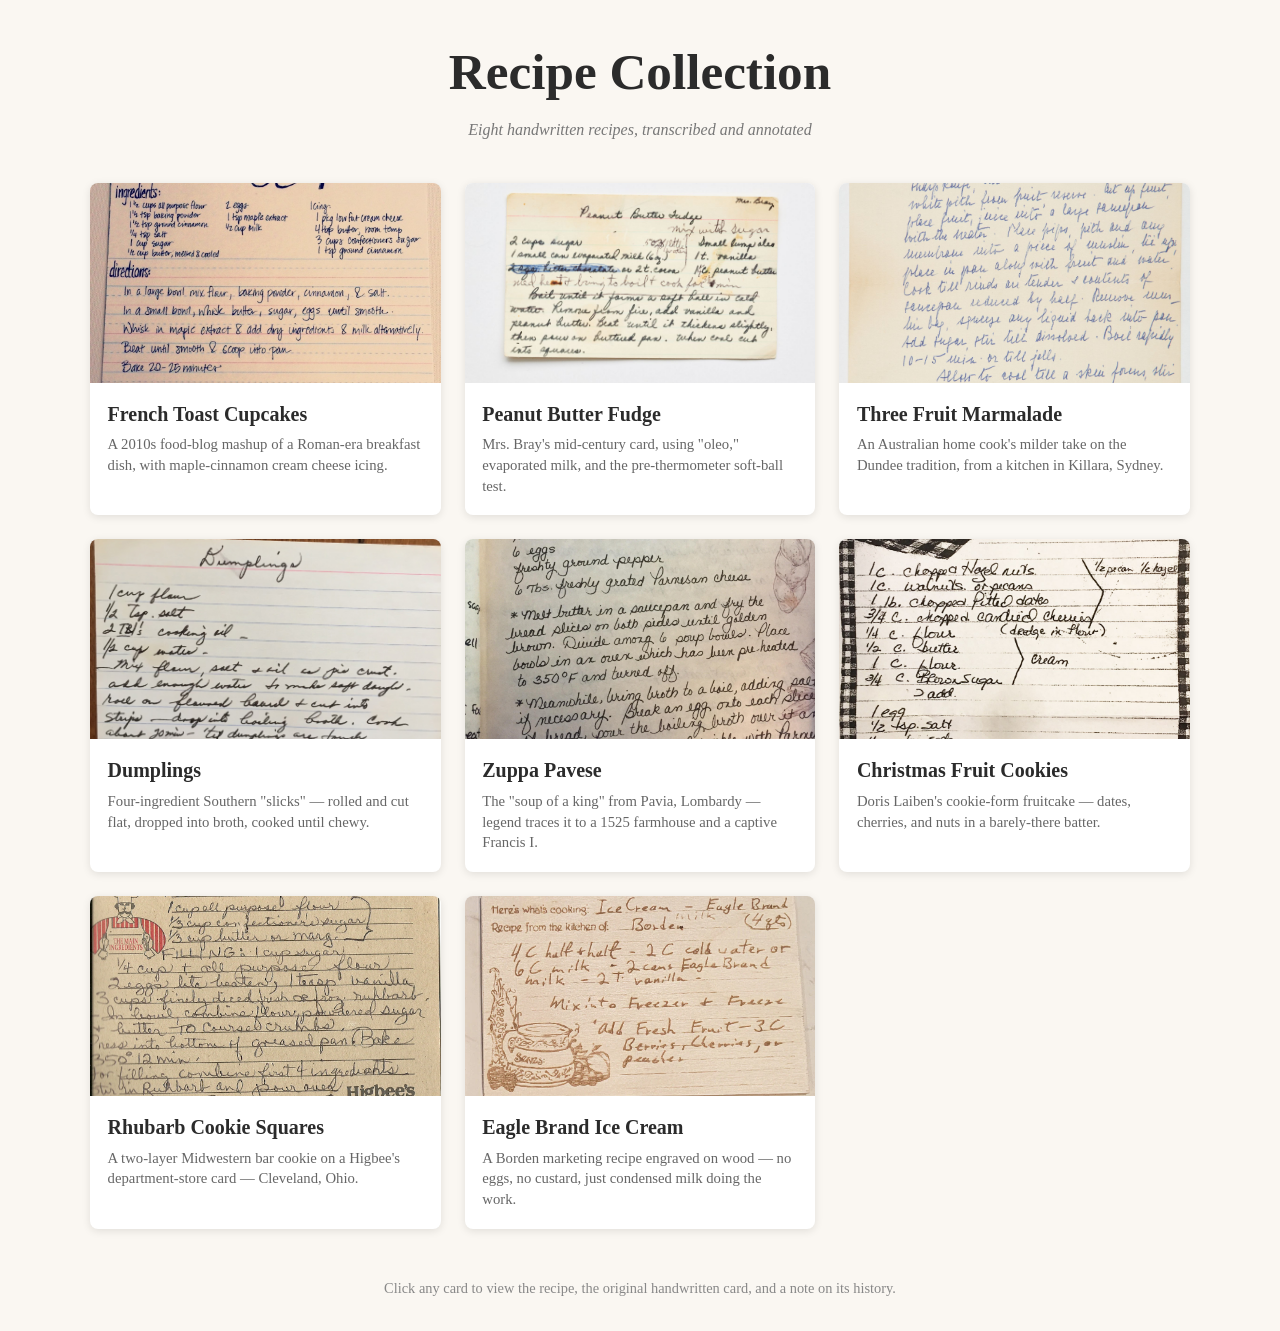
<file: _context/day-1/projects/03_recipes/outputs/index.html>
<!DOCTYPE html>
<html lang="en">
<head>
<meta charset="UTF-8">
<title>Recipe Collection</title>
<style>
  body {
    font-family: Georgia, serif;
    max-width: 1100px;
    margin: 2rem auto;
    padding: 0 1.5rem;
    line-height: 1.55;
    color: #2b2b2b;
    background: #faf7f2;
  }
  header {
    text-align: center;
    margin-bottom: 2.5rem;
  }
  h1 {
    font-family: 'Brush Script MT', cursive;
    font-size: 3.2rem;
    margin: 0 0 0.4rem;
  }
  header p {
    color: #777;
    font-style: italic;
    margin: 0;
  }
  .grid {
    display: grid;
    grid-template-columns: repeat(auto-fill, minmax(260px, 1fr));
    gap: 1.5rem;
  }
  .card {
    background: #fff;
    border-radius: 8px;
    overflow: hidden;
    box-shadow: 0 2px 8px rgba(0,0,0,0.1);
    transition: transform 0.18s ease, box-shadow 0.18s ease;
    text-decoration: none;
    color: inherit;
    display: flex;
    flex-direction: column;
  }
  .card:hover {
    transform: translateY(-3px);
    box-shadow: 0 6px 18px rgba(0,0,0,0.18);
  }
  .thumb {
    width: 100%;
    height: 200px;
    object-fit: cover;
    display: block;
    background: #eee;
  }
  .card-body {
    padding: 1rem 1.1rem 1.2rem;
  }
  .card-body h2 {
    margin: 0 0 0.3rem;
    font-size: 1.25rem;
    border: none;
    padding: 0;
  }
  .card-body p {
    margin: 0;
    color: #666;
    font-size: 0.92rem;
    line-height: 1.4;
  }
  footer {
    margin-top: 3rem;
    text-align: center;
    color: #888;
    font-size: 0.9rem;
  }
</style>
</head>
<body>
  <header>
    <h1>Recipe Collection</h1>
    <p>Eight handwritten recipes, transcribed and annotated</p>
  </header>

  <div class="grid">
    <a class="card" href="french-toast-cupcakes.html">
      <img class="thumb" src="french-toast-cupcakes.jpg" alt="">
      <div class="card-body">
        <h2>French Toast Cupcakes</h2>
        <p>A 2010s food-blog mashup of a Roman-era breakfast dish, with maple-cinnamon cream cheese icing.</p>
      </div>
    </a>

    <a class="card" href="peanut-butter-fudge.html">
      <img class="thumb" src="peanut-butter-fudge.jpg" alt="">
      <div class="card-body">
        <h2>Peanut Butter Fudge</h2>
        <p>Mrs. Bray's mid-century card, using "oleo," evaporated milk, and the pre-thermometer soft-ball test.</p>
      </div>
    </a>

    <a class="card" href="three-fruit-marmalade.html">
      <img class="thumb" src="three-fruit-marmalade.jpg" alt="">
      <div class="card-body">
        <h2>Three Fruit Marmalade</h2>
        <p>An Australian home cook's milder take on the Dundee tradition, from a kitchen in Killara, Sydney.</p>
      </div>
    </a>

    <a class="card" href="dumplings.html">
      <img class="thumb" src="dumplings.jpg" alt="">
      <div class="card-body">
        <h2>Dumplings</h2>
        <p>Four-ingredient Southern "slicks" — rolled and cut flat, dropped into broth, cooked until chewy.</p>
      </div>
    </a>

    <a class="card" href="zuppa-pavese.html">
      <img class="thumb" src="zuppa-pavese.jpg" alt="">
      <div class="card-body">
        <h2>Zuppa Pavese</h2>
        <p>The "soup of a king" from Pavia, Lombardy — legend traces it to a 1525 farmhouse and a captive Francis I.</p>
      </div>
    </a>

    <a class="card" href="christmas-fruit-cookies.html">
      <img class="thumb" src="christmas-fruit-cookies.jpg" alt="">
      <div class="card-body">
        <h2>Christmas Fruit Cookies</h2>
        <p>Doris Laiben's cookie-form fruitcake — dates, cherries, and nuts in a barely-there batter.</p>
      </div>
    </a>

    <a class="card" href="rhubarb-cookie-squares.html">
      <img class="thumb" src="rhubarb-cookie-squares.jpg" alt="">
      <div class="card-body">
        <h2>Rhubarb Cookie Squares</h2>
        <p>A two-layer Midwestern bar cookie on a Higbee's department-store card — Cleveland, Ohio.</p>
      </div>
    </a>

    <a class="card" href="eagle-brand-ice-cream.html">
      <img class="thumb" src="eagle-brand-ice-cream.webp" alt="">
      <div class="card-body">
        <h2>Eagle Brand Ice Cream</h2>
        <p>A Borden marketing recipe engraved on wood — no eggs, no custard, just condensed milk doing the work.</p>
      </div>
    </a>
  </div>

  <footer>
    Click any card to view the recipe, the original handwritten card, and a note on its history.
  </footer>
</body>
</html>
</file>
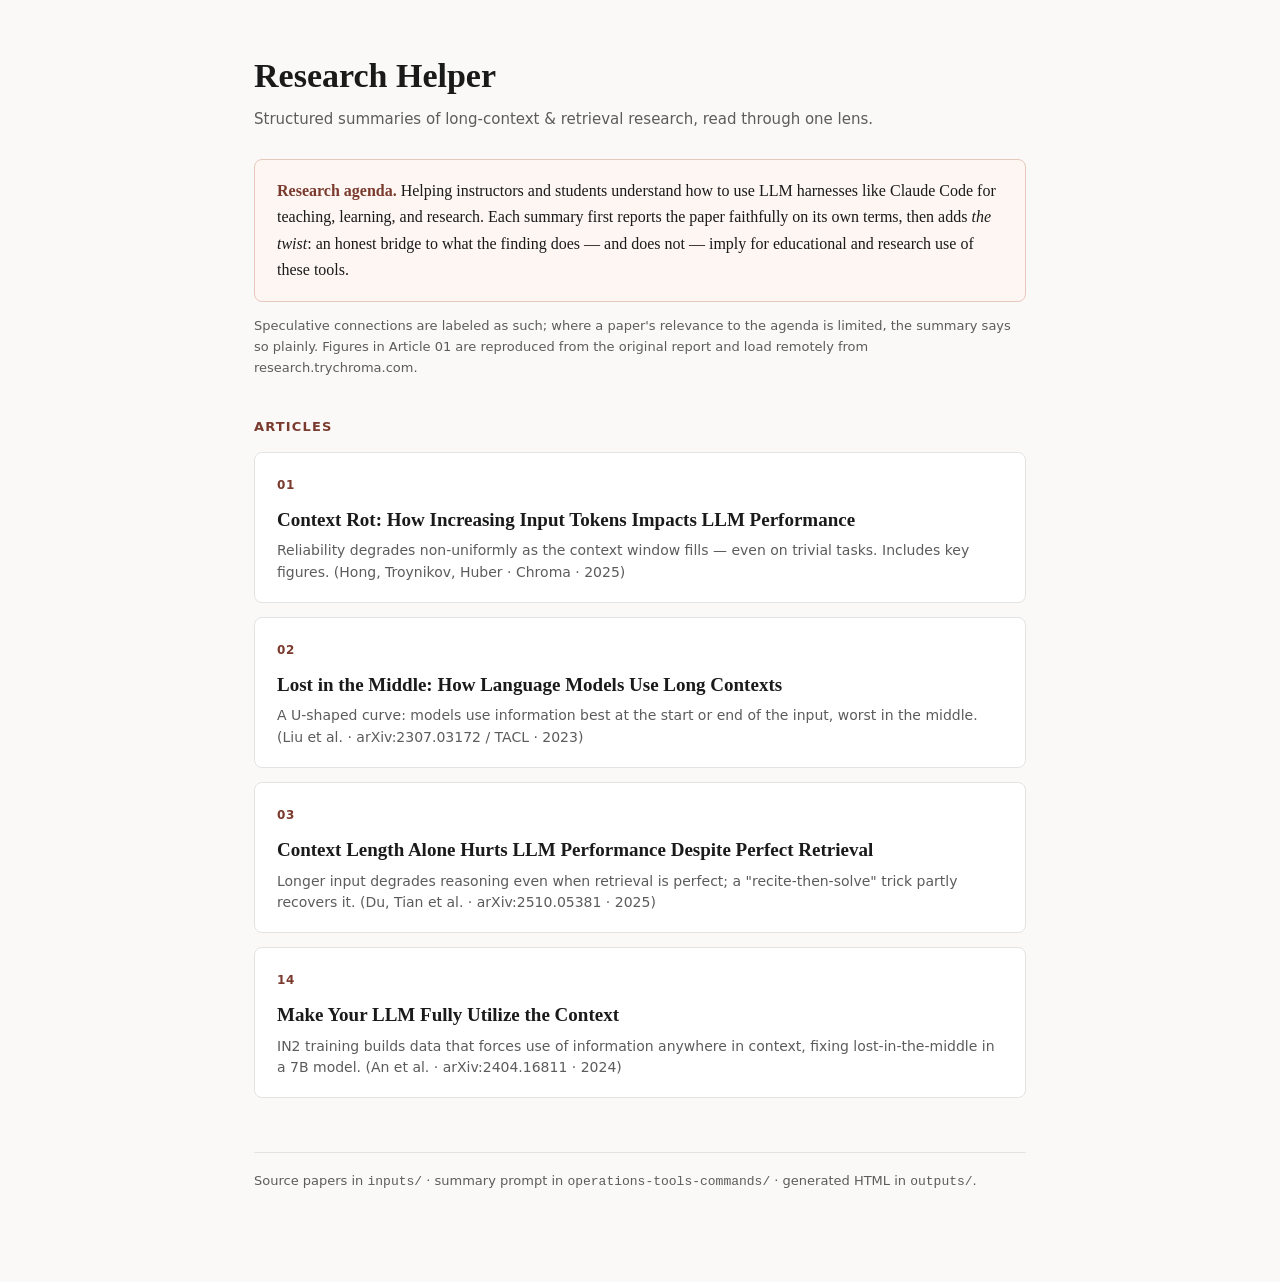
<file: _context/day-1/projects/06_research_helper/outputs/index.html>
<!DOCTYPE html>
<html lang="en">
<head>
<meta charset="UTF-8">
<meta name="viewport" content="width=device-width, initial-scale=1">
<title>Research Helper — Long-Context &amp; LLM Harnesses</title>
<style>
  :root{--ink:#1a1a1a;--mut:#5c5c5c;--line:#e3e3e3;--accent:#7a3b2e;--card:#fff;}
  *{box-sizing:border-box;}
  body{font:16px/1.65 Georgia,"Times New Roman",serif;color:var(--ink);background:#faf9f7;margin:0;}
  .wrap{max-width:820px;margin:0 auto;padding:56px 24px 90px;}
  h1{font-size:34px;line-height:1.2;margin:0 0 10px;}
  .sub{font:15px/1.6 -apple-system,system-ui,sans-serif;color:var(--mut);margin:0 0 28px;}
  .agenda{background:#fdf6f3;border:1px solid #e7c8bd;border-radius:8px;padding:18px 22px;margin:0 0 14px;}
  .agenda strong{color:var(--accent);}
  .note{font:13px/1.6 -apple-system,system-ui,sans-serif;color:var(--mut);margin:0 0 40px;}
  h2{font:600 13px/1.3 -apple-system,system-ui,sans-serif;letter-spacing:.09em;text-transform:uppercase;color:var(--accent);margin:36px 0 16px;}
  ul{list-style:none;margin:0;padding:0;}
  li{margin:0 0 14px;}
  a.card{display:block;text-decoration:none;color:inherit;background:var(--card);border:1px solid var(--line);border-radius:8px;padding:18px 22px;transition:border-color .15s,transform .15s;}
  a.card:hover{border-color:var(--accent);transform:translateY(-1px);}
  .id{font:600 12px/1 -apple-system,system-ui,sans-serif;color:var(--accent);letter-spacing:.06em;}
  .ttl{font-size:19px;font-weight:bold;margin:7px 0 5px;}
  .gl{font:14px/1.55 -apple-system,system-ui,sans-serif;color:var(--mut);}
  footer{margin-top:54px;padding-top:18px;border-top:1px solid var(--line);font:13px/1.6 -apple-system,system-ui,sans-serif;color:var(--mut);}
</style>
</head>
<body>
<div class="wrap">
  <h1>Research Helper</h1>
  <p class="sub">Structured summaries of long-context &amp; retrieval research, read through one lens.</p>

  <div class="agenda">
    <strong>Research agenda.</strong> Helping instructors and students understand how to use LLM
    harnesses like Claude Code for teaching, learning, and research. Each summary first reports
    the paper faithfully on its own terms, then adds <em>the twist</em>: an honest bridge to what
    the finding does — and does not — imply for educational and research use of these tools.
  </div>
  <p class="note">Speculative connections are labeled as such; where a paper's relevance to the
  agenda is limited, the summary says so plainly. Figures in Article 01 are reproduced from the
  original report and load remotely from research.trychroma.com.</p>

  <h2>Articles</h2>
  <ul>
    <li><a class="card" href="01_context-rot_hong-troynikov-huber_2025.html">
      <span class="id">01</span>
      <div class="ttl">Context Rot: How Increasing Input Tokens Impacts LLM Performance</div>
      <div class="gl">Reliability degrades non-uniformly as the context window fills — even on trivial tasks. Includes key figures. (Hong, Troynikov, Huber · Chroma · 2025)</div>
    </a></li>
    <li><a class="card" href="02_lost-in-the-middle_liu_2024.html">
      <span class="id">02</span>
      <div class="ttl">Lost in the Middle: How Language Models Use Long Contexts</div>
      <div class="gl">A U-shaped curve: models use information best at the start or end of the input, worst in the middle. (Liu et al. · arXiv:2307.03172 / TACL · 2023)</div>
    </a></li>
    <li><a class="card" href="03_context-length-alone-hurts_du_2025.html">
      <span class="id">03</span>
      <div class="ttl">Context Length Alone Hurts LLM Performance Despite Perfect Retrieval</div>
      <div class="gl">Longer input degrades reasoning even when retrieval is perfect; a "recite-then-solve" trick partly recovers it. (Du, Tian et al. · arXiv:2510.05381 · 2025)</div>
    </a></li>
    <li><a class="card" href="14_fully-utilize-context_an_2024.html">
      <span class="id">14</span>
      <div class="ttl">Make Your LLM Fully Utilize the Context</div>
      <div class="gl">IN2 training builds data that forces use of information anywhere in context, fixing lost-in-the-middle in a 7B model. (An et al. · arXiv:2404.16811 · 2024)</div>
    </a></li>
  </ul>

  <footer>
    Source papers in <code>inputs/</code> · summary prompt in <code>operations-tools-commands/</code> · generated HTML in <code>outputs/</code>.
  </footer>
</div>
</body>
</html>
</file>
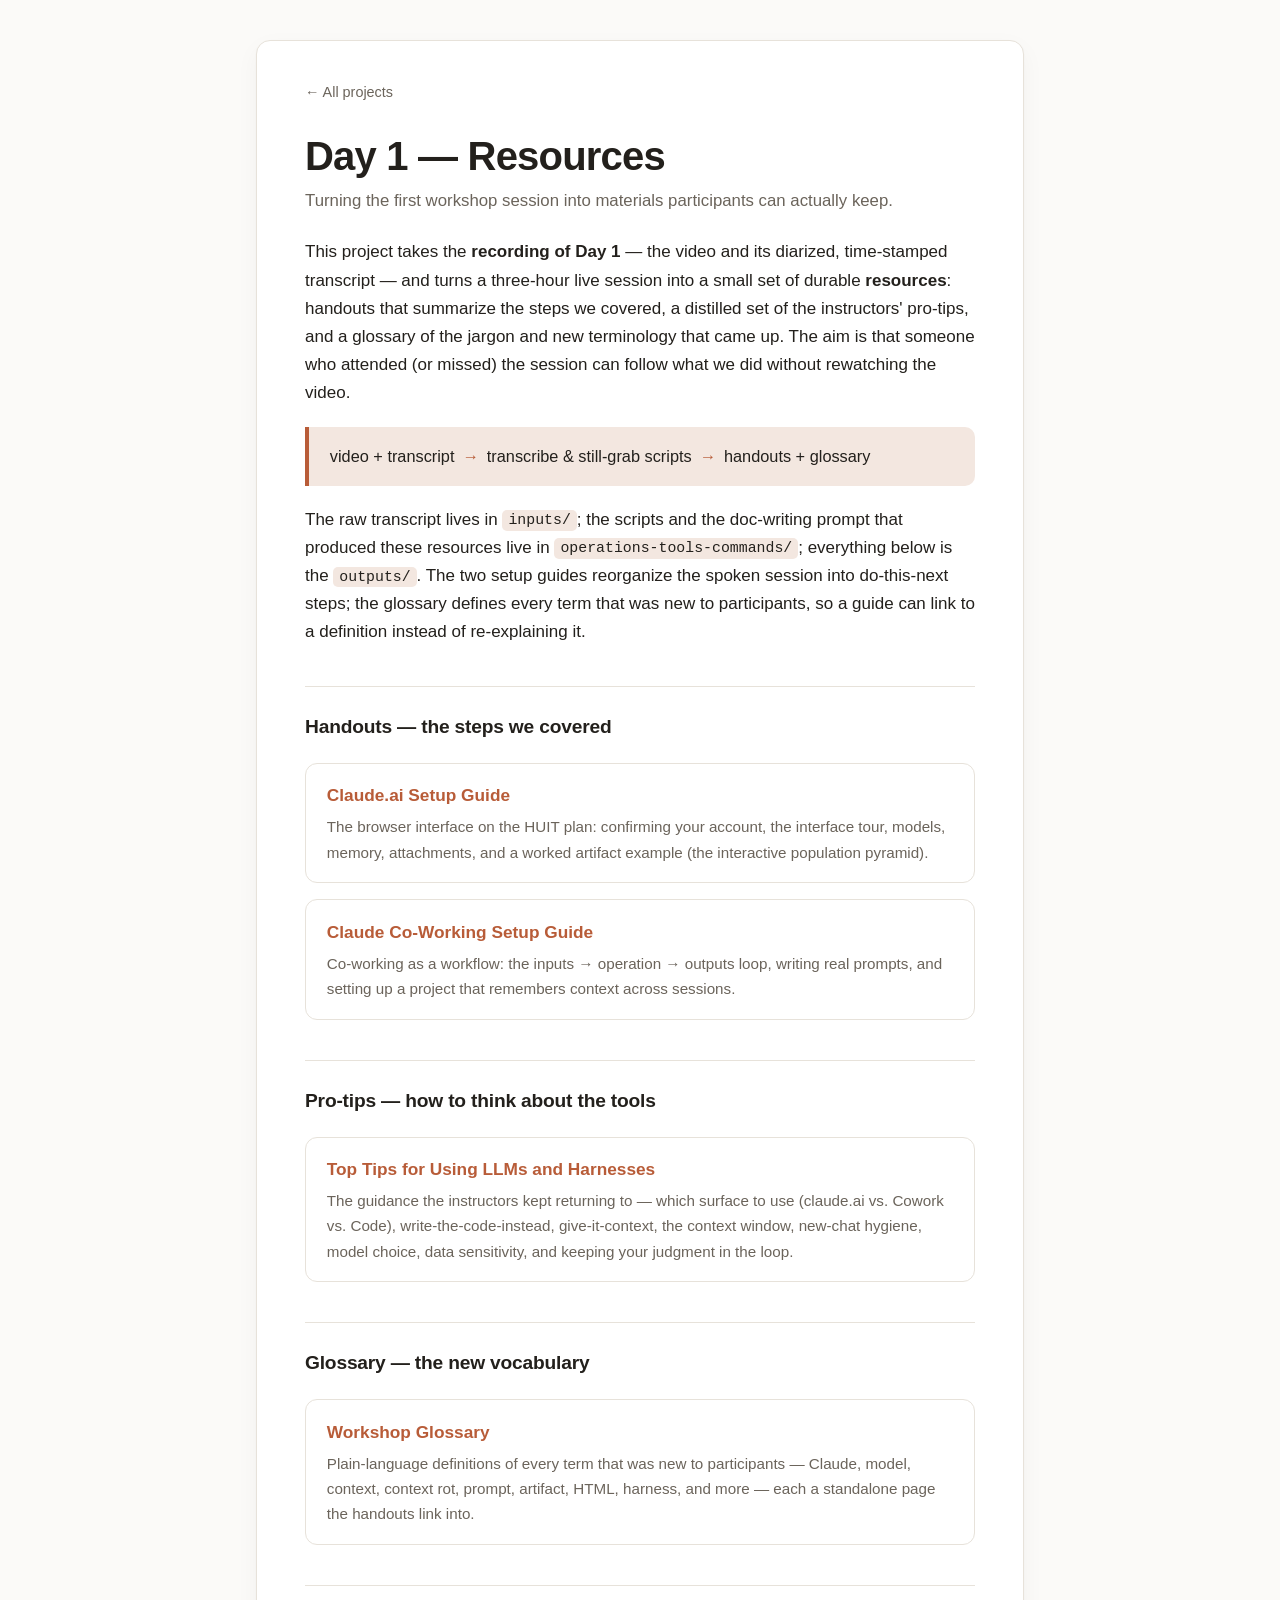
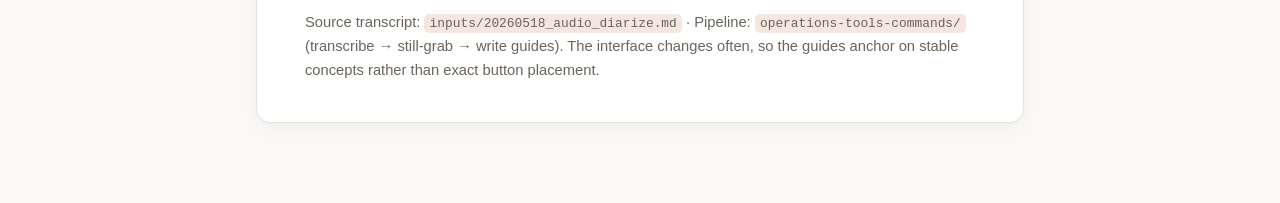
<file: _context/day-1/projects/07_summary_of_day_1/outputs/index.html>
<!DOCTYPE html>
<html lang="en">
<head>
<meta charset="utf-8">
<meta name="viewport" content="width=device-width, initial-scale=1">
<title>Day 1 — Resources</title>
<style>
  :root{--bg:#fbfaf8;--surface:#fff;--text:#23201c;--muted:#6b645b;
    --accent:#b85c38;--accent-soft:#f3e7e0;--border:#e7e2da;--maxw:48rem;}
  *{box-sizing:border-box;}
  body{margin:0;background:var(--bg);color:var(--text);
    font:17px/1.65 -apple-system,BlinkMacSystemFont,"Segoe UI",Roboto,Helvetica,Arial,sans-serif;
    padding:2.5rem 1.25rem 5rem;}
  .entry{max-width:var(--maxw);margin:0 auto;background:var(--surface);
    border:1px solid var(--border);border-radius:14px;
    padding:2.5rem clamp(1.25rem,4vw,3rem);
    box-shadow:0 1px 2px rgba(0,0,0,.03),0 8px 24px rgba(0,0,0,.04);}
  .topnav{margin-bottom:1.75rem;font-size:.9rem;}
  .topnav a{color:var(--muted);text-decoration:none;font-weight:500;}
  .topnav a:hover{color:var(--accent);}
  h1{font-size:clamp(1.9rem,5vw,2.5rem);line-height:1.15;margin:0 0 .5rem;letter-spacing:-.02em;}
  .lede{color:var(--muted);font-size:1.05rem;margin:.25rem 0 1.5rem;}
  h2{font-size:1.2rem;margin:2.5rem 0 .75rem;padding-top:1.5rem;
    border-top:1px solid var(--border);letter-spacing:-.01em;}
  .lede+h2{border-top:none;padding-top:0;}
  p{margin:1rem 0;}
  a{color:var(--accent);text-decoration-color:var(--accent-soft);text-underline-offset:2px;}
  a:hover{text-decoration-color:var(--accent);}
  code{font:.875em/1 "SF Mono",SFMono-Regular,ui-monospace,Menlo,Consolas,monospace;
    background:var(--accent-soft);padding:.15em .4em;border-radius:5px;}
  .flow{display:flex;flex-wrap:wrap;gap:.5rem;align-items:center;
    background:var(--accent-soft);border-left:4px solid var(--accent);
    border-radius:0 10px 10px 0;padding:1rem 1.3rem;margin:1.25rem 0;font-size:1.02rem;}
  .flow .arrow{color:var(--accent);font-weight:700;}
  .cards{display:grid;gap:1rem;margin:1.25rem 0;}
  .card{display:block;text-decoration:none;color:inherit;border:1px solid var(--border);
    border-radius:12px;padding:1.1rem 1.3rem;background:var(--surface);
    transition:border-color .15s,transform .15s;}
  .card:hover{border-color:var(--accent);transform:translateY(-1px);}
  .card h3{margin:0 0 .3rem;font-size:1.08rem;color:var(--accent);}
  .card p{margin:.3rem 0 0;font-size:.95rem;color:var(--muted);}
  footer{margin-top:2.5rem;padding-top:1.5rem;border-top:1px solid var(--border);
    font-size:.92rem;color:var(--muted);}
  @media (max-width:540px){body{padding:1.25rem .75rem 3rem;}
    .entry{padding:1.5rem 1.25rem;border-radius:10px;}}
  @media (prefers-color-scheme:dark){:root{--bg:#1a1816;--surface:#242019;--text:#ece7df;
    --muted:#a89f92;--accent:#e08a5f;--accent-soft:#3a2d24;--border:#38322a;}}
</style>
</head>
<body>
<main class="entry">
<nav class="topnav"><a href="../../index.html">&larr; All projects</a></nav>

<h1>Day 1 — Resources</h1>
<p class="lede">Turning the first workshop session into materials participants can
actually keep.</p>

<p>This project takes the <strong>recording of Day 1</strong> — the video and its
diarized, time-stamped transcript — and turns a three-hour live session into a
small set of durable <strong>resources</strong>: handouts that summarize the steps
we covered, a distilled set of the instructors' pro-tips, and a glossary of the
jargon and new terminology that came up. The aim
is that someone who attended (or missed) the session can follow what we did without
rewatching the video.</p>

<div class="flow">
  <span>video&nbsp;+&nbsp;transcript</span><span class="arrow">→</span>
  <span>transcribe&nbsp;&amp;&nbsp;still-grab&nbsp;scripts</span><span class="arrow">→</span>
  <span>handouts&nbsp;+&nbsp;glossary</span>
</div>

<p>The raw transcript lives in <code>inputs/</code>; the scripts and the
doc-writing prompt that produced these resources live in
<code>operations-tools-commands/</code>; everything below is the
<code>outputs/</code>. The two setup guides reorganize the spoken session into
do-this-next steps; the glossary defines every term that was new to participants,
so a guide can link to a definition instead of re-explaining it.</p>

<h2>Handouts — the steps we covered</h2>
<div class="cards">
  <a class="card" href="claude-ai-setup.html">
    <h3>Claude.ai Setup Guide</h3>
    <p>The browser interface on the HUIT plan: confirming your account, the
    interface tour, models, memory, attachments, and a worked artifact example
    (the interactive population pyramid).</p>
  </a>
  <a class="card" href="claude-cowork-setup.html">
    <h3>Claude Co-Working Setup Guide</h3>
    <p>Co-working as a workflow: the inputs → operation → outputs loop, writing
    real prompts, and setting up a project that remembers context across
    sessions.</p>
  </a>
</div>

<h2>Pro-tips — how to think about the tools</h2>
<div class="cards">
  <a class="card" href="day-1-top-tips.html">
    <h3>Top Tips for Using LLMs and Harnesses</h3>
    <p>The guidance the instructors kept returning to — which surface to use
    (claude.ai vs. Cowork vs. Code), write-the-code-instead, give-it-context,
    the context window, new-chat hygiene, model choice, data sensitivity, and
    keeping your judgment in the loop.</p>
  </a>
</div>

<h2>Glossary — the new vocabulary</h2>
<div class="cards">
  <a class="card" href="glossary-html/index.html">
    <h3>Workshop Glossary</h3>
    <p>Plain-language definitions of every term that was new to participants —
    Claude, model, context, context rot, prompt, artifact, HTML, harness, and
    more — each a standalone page the handouts link into.</p>
  </a>
</div>

<footer>
  Source transcript: <code>inputs/20260518_audio_diarize.md</code> · Pipeline:
  <code>operations-tools-commands/</code> (transcribe → still-grab → write guides).
  The interface changes often, so the guides anchor on stable concepts rather than
  exact button placement.
</footer>
</main>
</body>
</html>
</file>
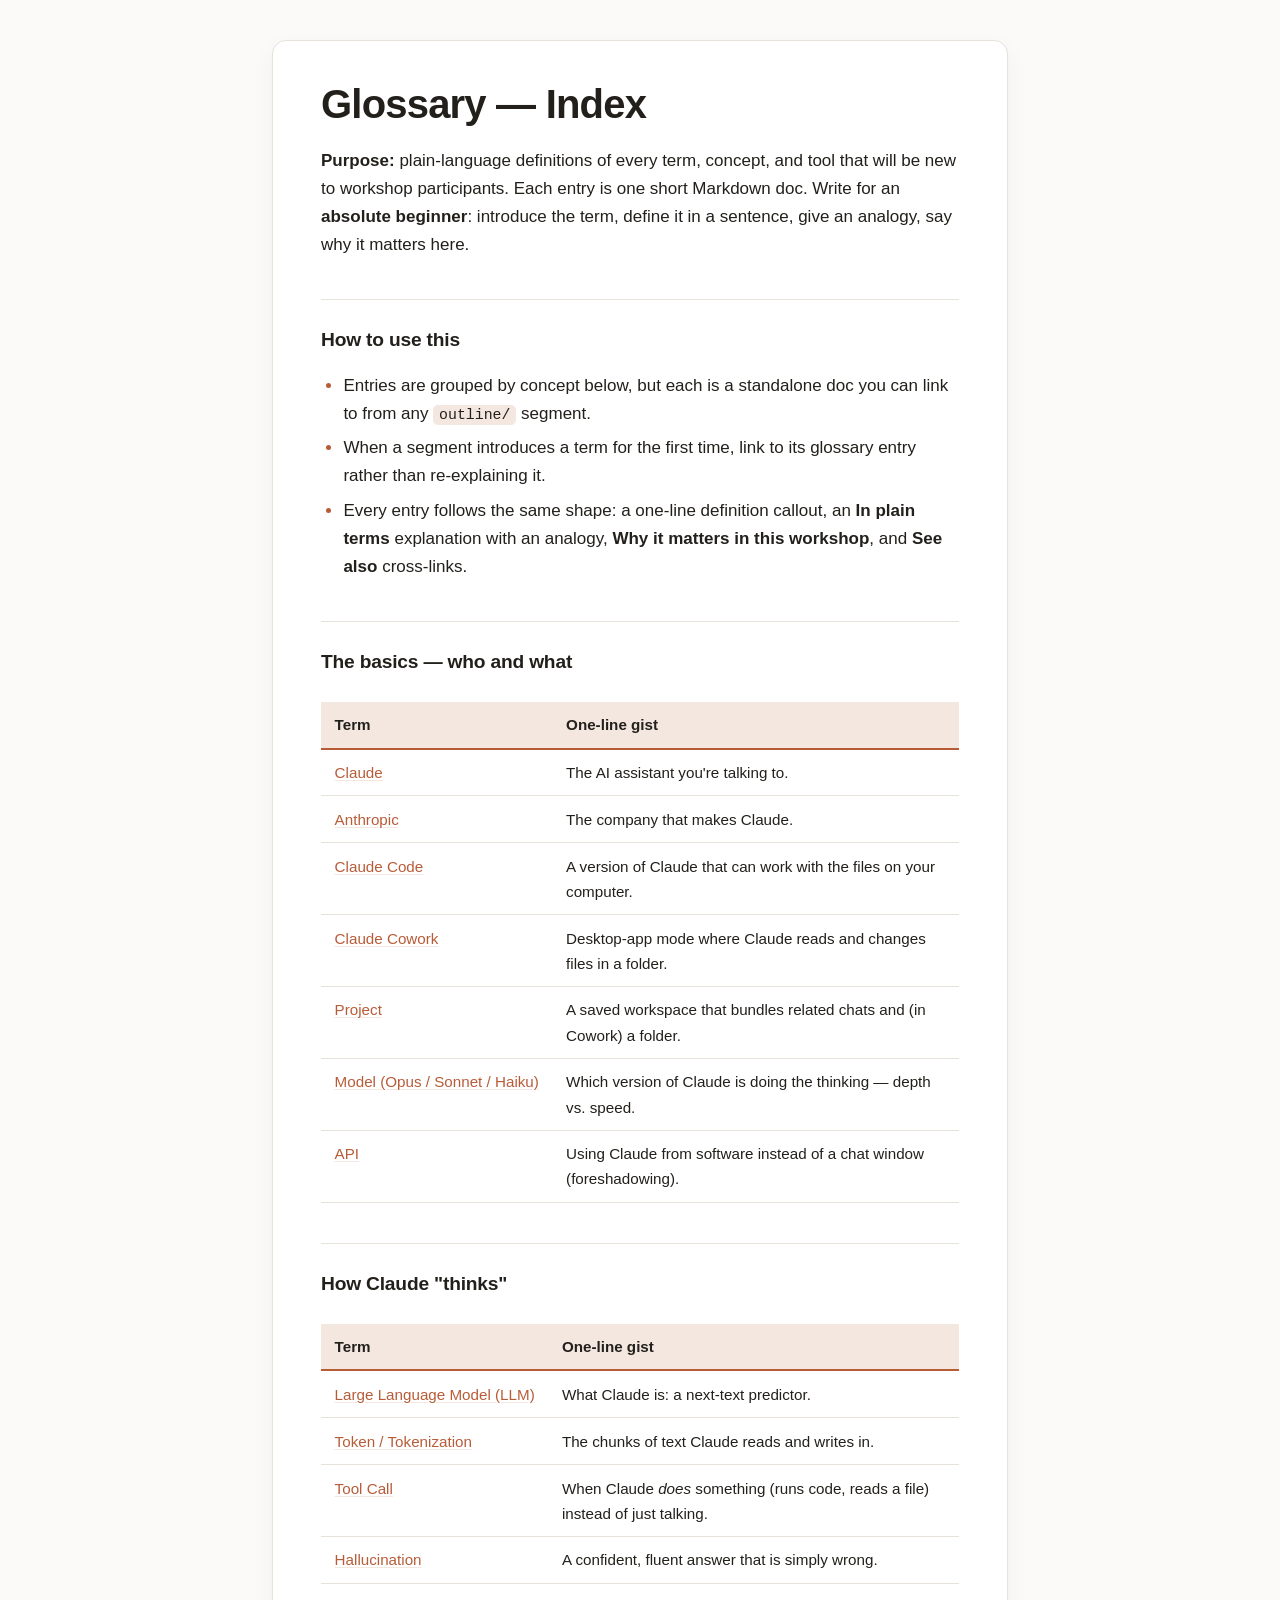
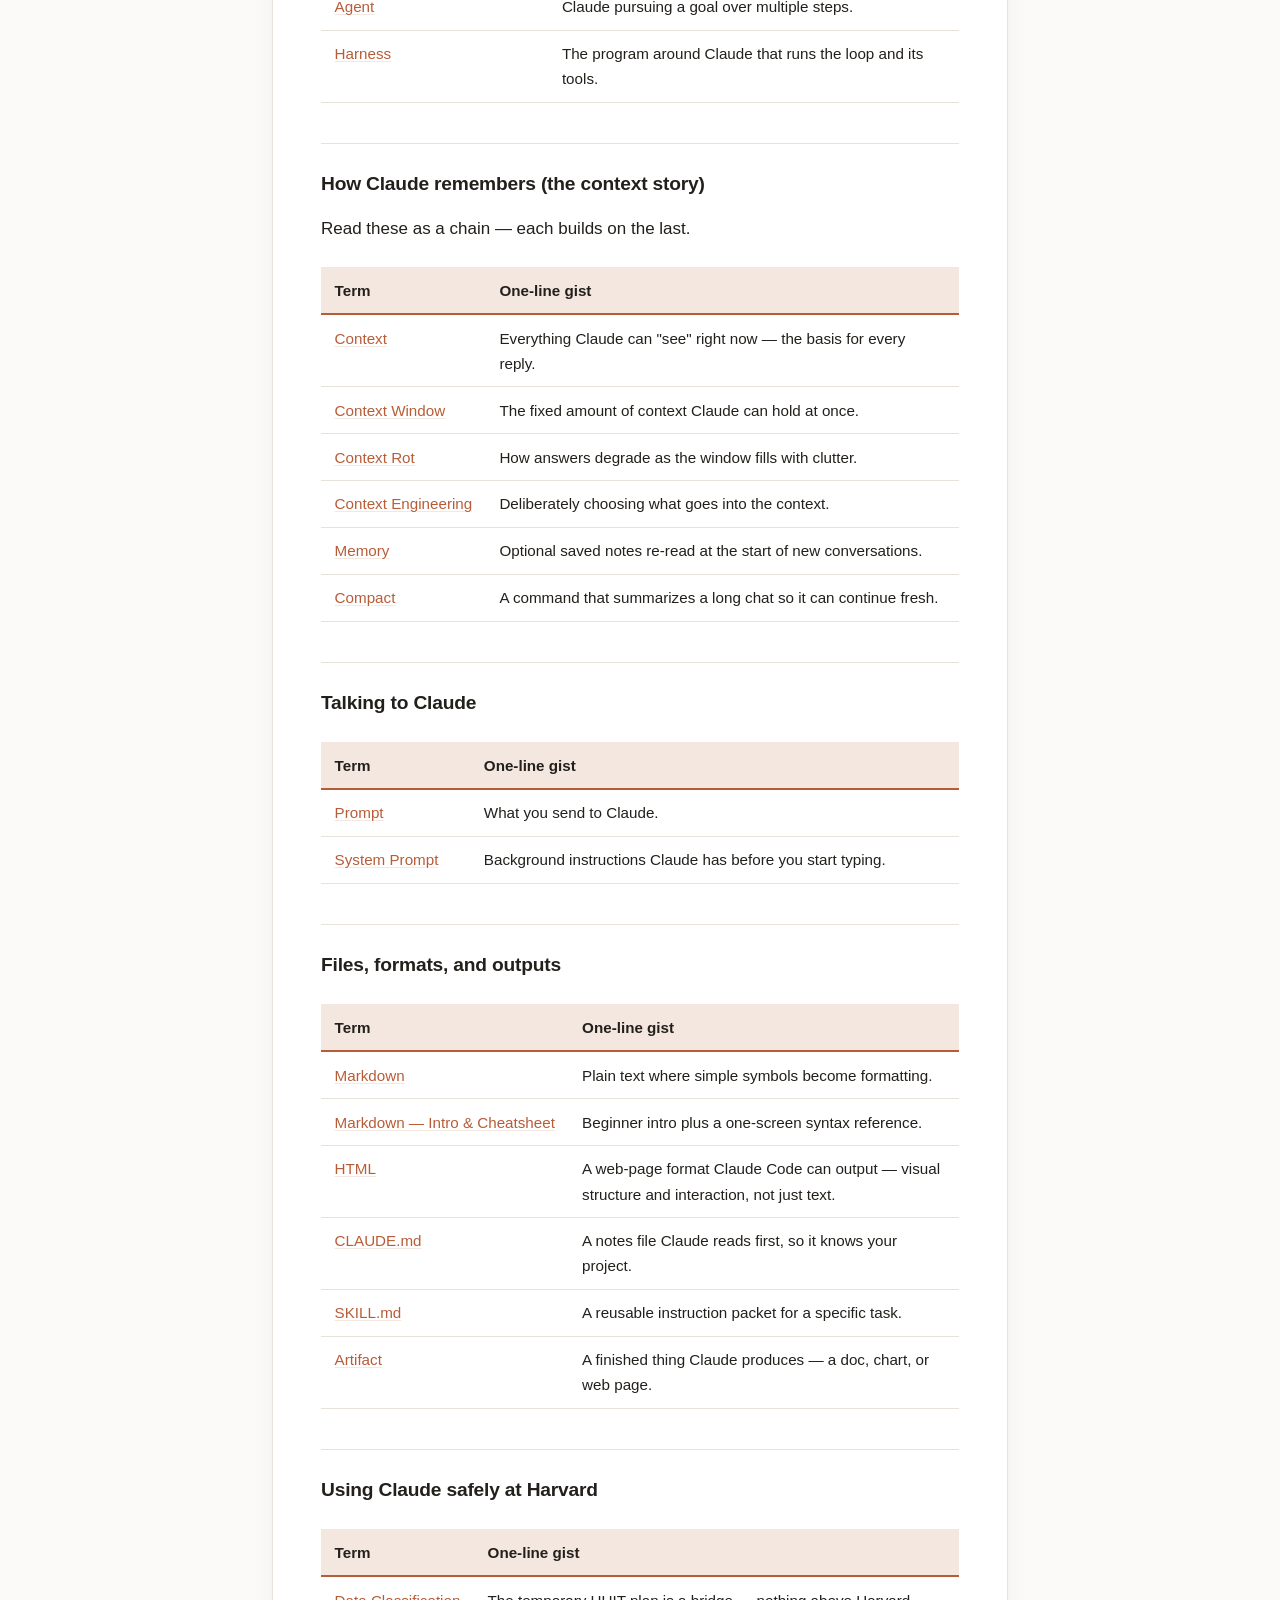
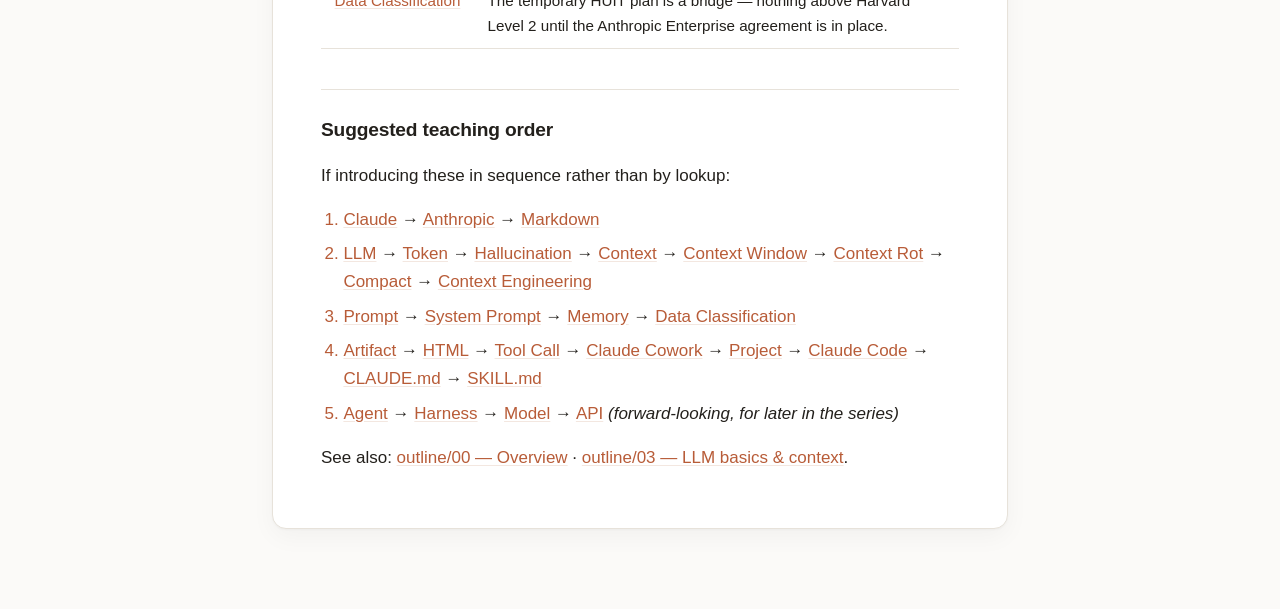
<file: _context/day-1/projects/07_summary_of_day_1/outputs/glossary-html/index.html>
<!DOCTYPE html>
<html lang="en">
<head>
<meta charset="utf-8">
<meta name="viewport" content="width=device-width, initial-scale=1">
<title>Glossary — Index — Glossary</title>
<link rel="stylesheet" href="style.css">
</head>
<body>
<main class="entry">
<h1>Glossary — Index</h1>
<p><strong>Purpose:</strong> plain-language definitions of every term, concept, and tool that will be new to workshop participants. Each entry is one short Markdown doc. Write for an <strong>absolute beginner</strong>: introduce the term, define it in a sentence, give an analogy, say why it matters here.</p>
<h2>How to use this</h2>
<ul><li>Entries are grouped by concept below, but each is a standalone doc you can link to from any <code>outline/</code> segment.</li><li>When a segment introduces a term for the first time, link to its glossary entry rather than re-explaining it.</li><li>Every entry follows the same shape: a one-line definition callout, an <strong>In plain terms</strong> explanation with an analogy, <strong>Why it matters in this workshop</strong>, and <strong>See also</strong> cross-links.</li></ul>
<h2>The basics — who and what</h2>
<table><thead><tr><th>Term</th><th>One-line gist</th></tr></thead><tbody><tr><td><a href="claude.html">Claude</a></td><td>The AI assistant you're talking to.</td></tr><tr><td><a href="anthropic.html">Anthropic</a></td><td>The company that makes Claude.</td></tr><tr><td><a href="claude-code.html">Claude Code</a></td><td>A version of Claude that can work with the files on your computer.</td></tr><tr><td><a href="claude-cowork.html">Claude Cowork</a></td><td>Desktop-app mode where Claude reads and changes files in a folder.</td></tr><tr><td><a href="project.html">Project</a></td><td>A saved workspace that bundles related chats and (in Cowork) a folder.</td></tr><tr><td><a href="model.html">Model (Opus / Sonnet / Haiku)</a></td><td>Which version of Claude is doing the thinking — depth vs. speed.</td></tr><tr><td><a href="api.html">API</a></td><td>Using Claude from software instead of a chat window (foreshadowing).</td></tr></tbody></table>
<h2>How Claude "thinks"</h2>
<table><thead><tr><th>Term</th><th>One-line gist</th></tr></thead><tbody><tr><td><a href="llm.html">Large Language Model (LLM)</a></td><td>What Claude is: a next-text predictor.</td></tr><tr><td><a href="token.html">Token / Tokenization</a></td><td>The chunks of text Claude reads and writes in.</td></tr><tr><td><a href="tool-call.html">Tool Call</a></td><td>When Claude <em>does</em> something (runs code, reads a file) instead of just talking.</td></tr><tr><td><a href="hallucination.html">Hallucination</a></td><td>A confident, fluent answer that is simply wrong.</td></tr><tr><td><a href="agent.html">Agent</a></td><td>Claude pursuing a goal over multiple steps.</td></tr><tr><td><a href="harness.html">Harness</a></td><td>The program around Claude that runs the loop and its tools.</td></tr></tbody></table>
<h2>How Claude remembers (the context story)</h2>
<p>Read these as a chain — each builds on the last.</p>
<table><thead><tr><th>Term</th><th>One-line gist</th></tr></thead><tbody><tr><td><a href="context.html">Context</a></td><td>Everything Claude can "see" right now — the basis for every reply.</td></tr><tr><td><a href="context-window.html">Context Window</a></td><td>The fixed amount of context Claude can hold at once.</td></tr><tr><td><a href="context-rot.html">Context Rot</a></td><td>How answers degrade as the window fills with clutter.</td></tr><tr><td><a href="context-engineering.html">Context Engineering</a></td><td>Deliberately choosing what goes into the context.</td></tr><tr><td><a href="memory.html">Memory</a></td><td>Optional saved notes re-read at the start of new conversations.</td></tr><tr><td><a href="compact.html">Compact</a></td><td>A command that summarizes a long chat so it can continue fresh.</td></tr></tbody></table>
<h2>Talking to Claude</h2>
<table><thead><tr><th>Term</th><th>One-line gist</th></tr></thead><tbody><tr><td><a href="prompt.html">Prompt</a></td><td>What you send to Claude.</td></tr><tr><td><a href="system-prompt.html">System Prompt</a></td><td>Background instructions Claude has before you start typing.</td></tr></tbody></table>
<h2>Files, formats, and outputs</h2>
<table><thead><tr><th>Term</th><th>One-line gist</th></tr></thead><tbody><tr><td><a href="markdown.html">Markdown</a></td><td>Plain text where simple symbols become formatting.</td></tr><tr><td><a href="markdown-cheatsheet.html">Markdown — Intro &amp; Cheatsheet</a></td><td>Beginner intro plus a one-screen syntax reference.</td></tr><tr><td><a href="html.html">HTML</a></td><td>A web-page format Claude Code can output — visual structure and interaction, not just text.</td></tr><tr><td><a href="claude-md.html">CLAUDE.md</a></td><td>A notes file Claude reads first, so it knows your project.</td></tr><tr><td><a href="skill-md.html">SKILL.md</a></td><td>A reusable instruction packet for a specific task.</td></tr><tr><td><a href="artifact.html">Artifact</a></td><td>A finished thing Claude produces — a doc, chart, or web page.</td></tr></tbody></table>
<h2>Using Claude safely at Harvard</h2>
<table><thead><tr><th>Term</th><th>One-line gist</th></tr></thead><tbody><tr><td><a href="data-classification.html">Data Classification</a></td><td>The temporary HUIT plan is a bridge — nothing above Harvard Level 2 until the Anthropic Enterprise agreement is in place.</td></tr></tbody></table>
<h2>Suggested teaching order</h2>
<p>If introducing these in sequence rather than by lookup:</p>
<ol><li><a href="claude.html">Claude</a> → <a href="anthropic.html">Anthropic</a> → <a href="markdown.html">Markdown</a></li><li><a href="llm.html">LLM</a> → <a href="token.html">Token</a> → <a href="hallucination.html">Hallucination</a> → <a href="context.html">Context</a> → <a href="context-window.html">Context Window</a> → <a href="context-rot.html">Context Rot</a> → <a href="compact.html">Compact</a> → <a href="context-engineering.html">Context Engineering</a></li><li><a href="prompt.html">Prompt</a> → <a href="system-prompt.html">System Prompt</a> → <a href="memory.html">Memory</a> → <a href="data-classification.html">Data Classification</a></li><li><a href="artifact.html">Artifact</a> → <a href="html.html">HTML</a> → <a href="tool-call.html">Tool Call</a> → <a href="claude-cowork.html">Claude Cowork</a> → <a href="project.html">Project</a> → <a href="claude-code.html">Claude Code</a> → <a href="claude-md.html">CLAUDE.md</a> → <a href="skill-md.html">SKILL.md</a></li><li><a href="agent.html">Agent</a> → <a href="harness.html">Harness</a> → <a href="model.html">Model</a> → <a href="api.html">API</a> <em>(forward-looking, for later in the series)</em></li></ol>
<p>See also: <a href="../outline/00-overview.md">outline/00 — Overview</a> · <a href="../outline/03-llm-basics-and-context.md">outline/03 — LLM basics &amp; context</a>.</p>
</main>
</body>
</html>
</file>
<file: _context/day-2/ai-glossary/glossary-html/style.css>
:root {
  --bg: #fbfaf8;
  --surface: #ffffff;
  --text: #23201c;
  --muted: #6b645b;
  --accent: #b85c38;
  --accent-soft: #f3e7e0;
  --border: #e7e2da;
  --maxw: 46rem;
}

* { box-sizing: border-box; }

html { -webkit-text-size-adjust: 100%; }

body {
  margin: 0;
  background: var(--bg);
  color: var(--text);
  font: 17px/1.65 -apple-system, BlinkMacSystemFont, "Segoe UI", Roboto,
    Helvetica, Arial, sans-serif;
  padding: 2.5rem 1.25rem 5rem;
}

.entry {
  max-width: var(--maxw);
  margin: 0 auto;
  background: var(--surface);
  border: 1px solid var(--border);
  border-radius: 14px;
  padding: 2.5rem clamp(1.25rem, 4vw, 3rem);
  box-shadow: 0 1px 2px rgba(0, 0, 0, 0.03), 0 8px 24px rgba(0, 0, 0, 0.04);
}

.topnav {
  margin-bottom: 1.75rem;
  font-size: 0.9rem;
}

.topnav a {
  color: var(--muted);
  text-decoration: none;
  font-weight: 500;
}

.topnav a:hover { color: var(--accent); }

h1 {
  font-size: clamp(1.9rem, 5vw, 2.5rem);
  line-height: 1.15;
  margin: 0 0 1.25rem;
  letter-spacing: -0.02em;
}

h2 {
  font-size: 1.2rem;
  margin: 2.5rem 0 0.75rem;
  padding-top: 1.5rem;
  border-top: 1px solid var(--border);
  letter-spacing: -0.01em;
}

h1 + h2 { border-top: none; padding-top: 0; margin-top: 1.5rem; }

p { margin: 1rem 0; }

a {
  color: var(--accent);
  text-decoration-color: var(--accent-soft);
  text-underline-offset: 2px;
}

a:hover { text-decoration-color: var(--accent); }

blockquote {
  margin: 1.5rem 0;
  padding: 1.1rem 1.4rem;
  background: var(--accent-soft);
  border-left: 4px solid var(--accent);
  border-radius: 0 10px 10px 0;
}

blockquote p { margin: 0; font-size: 1.05rem; }

ul, ol { margin: 1rem 0; padding-left: 1.4rem; }

li { margin: 0.4rem 0; }

li::marker { color: var(--accent); }

code {
  font: 0.875em/1 "SF Mono", SFMono-Regular, ui-monospace, Menlo, Consolas,
    monospace;
  background: var(--accent-soft);
  padding: 0.15em 0.4em;
  border-radius: 5px;
}

table {
  width: 100%;
  border-collapse: collapse;
  margin: 1.5rem 0;
  font-size: 0.95rem;
}

th, td {
  text-align: left;
  padding: 0.65rem 0.85rem;
  border-bottom: 1px solid var(--border);
  vertical-align: top;
}

thead th {
  background: var(--accent-soft);
  color: var(--text);
  font-weight: 600;
  border-bottom: 2px solid var(--accent);
}

tbody tr:hover { background: #faf6f3; }

td:first-child { white-space: nowrap; font-weight: 500; }

@media (max-width: 540px) {
  body { padding: 1.25rem 0.75rem 3rem; }
  .entry { padding: 1.5rem 1.25rem; border-radius: 10px; }
  td:first-child { white-space: normal; }
}

@media (prefers-color-scheme: dark) {
  :root {
    --bg: #1a1816;
    --surface: #242019;
    --text: #ece7df;
    --muted: #a89f92;
    --accent: #e08a5f;
    --accent-soft: #3a2d24;
    --border: #38322a;
  }
  blockquote p { color: var(--text); }
  tbody tr:hover { background: #2c261f; }
}
</file>
<file: _context/day-3/claude-code-tools-and-terms/tools-and-terms-html/style.css>
:root {
  --bg: #fbfaf8;
  --surface: #ffffff;
  --text: #23201c;
  --muted: #6b645b;
  --accent: #b85c38;
  --accent-soft: #f3e7e0;
  --border: #e7e2da;
  --maxw: 46rem;
}

* { box-sizing: border-box; }

html { -webkit-text-size-adjust: 100%; }

body {
  margin: 0;
  background: var(--bg);
  color: var(--text);
  font: 17px/1.65 -apple-system, BlinkMacSystemFont, "Segoe UI", Roboto,
    Helvetica, Arial, sans-serif;
  padding: 2.5rem 1.25rem 5rem;
}

.entry {
  max-width: var(--maxw);
  margin: 0 auto;
  background: var(--surface);
  border: 1px solid var(--border);
  border-radius: 14px;
  padding: 2.5rem clamp(1.25rem, 4vw, 3rem);
  box-shadow: 0 1px 2px rgba(0, 0, 0, 0.03), 0 8px 24px rgba(0, 0, 0, 0.04);
}

.topnav {
  margin-bottom: 1.75rem;
  font-size: 0.9rem;
}

.topnav a {
  color: var(--muted);
  text-decoration: none;
  font-weight: 500;
}

.topnav a:hover { color: var(--accent); }

h1 {
  font-size: clamp(1.9rem, 5vw, 2.5rem);
  line-height: 1.15;
  margin: 0 0 1.25rem;
  letter-spacing: -0.02em;
}

h2 {
  font-size: 1.2rem;
  margin: 2.5rem 0 0.75rem;
  padding-top: 1.5rem;
  border-top: 1px solid var(--border);
  letter-spacing: -0.01em;
}

h1 + h2 { border-top: none; padding-top: 0; margin-top: 1.5rem; }

p { margin: 1rem 0; }

a {
  color: var(--accent);
  text-decoration-color: var(--accent-soft);
  text-underline-offset: 2px;
}

a:hover { text-decoration-color: var(--accent); }

blockquote {
  margin: 1.5rem 0;
  padding: 1.1rem 1.4rem;
  background: var(--accent-soft);
  border-left: 4px solid var(--accent);
  border-radius: 0 10px 10px 0;
}

blockquote p { margin: 0; font-size: 1.05rem; }

ul, ol { margin: 1rem 0; padding-left: 1.4rem; }

li { margin: 0.4rem 0; }

li::marker { color: var(--accent); }

code {
  font: 0.875em/1 "SF Mono", SFMono-Regular, ui-monospace, Menlo, Consolas,
    monospace;
  background: var(--accent-soft);
  padding: 0.15em 0.4em;
  border-radius: 5px;
}

table {
  width: 100%;
  border-collapse: collapse;
  margin: 1.5rem 0;
  font-size: 0.95rem;
}

th, td {
  text-align: left;
  padding: 0.65rem 0.85rem;
  border-bottom: 1px solid var(--border);
  vertical-align: top;
}

thead th {
  background: var(--accent-soft);
  color: var(--text);
  font-weight: 600;
  border-bottom: 2px solid var(--accent);
}

tbody tr:hover { background: #faf6f3; }

td:first-child { white-space: nowrap; font-weight: 500; }

@media (max-width: 540px) {
  body { padding: 1.25rem 0.75rem 3rem; }
  .entry { padding: 1.5rem 1.25rem; border-radius: 10px; }
  td:first-child { white-space: normal; }
}

@media (prefers-color-scheme: dark) {
  :root {
    --bg: #1a1816;
    --surface: #242019;
    --text: #ece7df;
    --muted: #a89f92;
    --accent: #e08a5f;
    --accent-soft: #3a2d24;
    --border: #38322a;
  }
  blockquote p { color: var(--text); }
  tbody tr:hover { background: #2c261f; }
}
</file>
<file: _context/day-1/projects/07_summary_of_day_1/outputs/glossary-html/style.css>
:root {
  --bg: #fbfaf8;
  --surface: #ffffff;
  --text: #23201c;
  --muted: #6b645b;
  --accent: #b85c38;
  --accent-soft: #f3e7e0;
  --border: #e7e2da;
  --maxw: 46rem;
}

* { box-sizing: border-box; }

html { -webkit-text-size-adjust: 100%; }

body {
  margin: 0;
  background: var(--bg);
  color: var(--text);
  font: 17px/1.65 -apple-system, BlinkMacSystemFont, "Segoe UI", Roboto,
    Helvetica, Arial, sans-serif;
  padding: 2.5rem 1.25rem 5rem;
}

.entry {
  max-width: var(--maxw);
  margin: 0 auto;
  background: var(--surface);
  border: 1px solid var(--border);
  border-radius: 14px;
  padding: 2.5rem clamp(1.25rem, 4vw, 3rem);
  box-shadow: 0 1px 2px rgba(0, 0, 0, 0.03), 0 8px 24px rgba(0, 0, 0, 0.04);
}

.topnav {
  margin-bottom: 1.75rem;
  font-size: 0.9rem;
}

.topnav a {
  color: var(--muted);
  text-decoration: none;
  font-weight: 500;
}

.topnav a:hover { color: var(--accent); }

h1 {
  font-size: clamp(1.9rem, 5vw, 2.5rem);
  line-height: 1.15;
  margin: 0 0 1.25rem;
  letter-spacing: -0.02em;
}

h2 {
  font-size: 1.2rem;
  margin: 2.5rem 0 0.75rem;
  padding-top: 1.5rem;
  border-top: 1px solid var(--border);
  letter-spacing: -0.01em;
}

h1 + h2 { border-top: none; padding-top: 0; margin-top: 1.5rem; }

p { margin: 1rem 0; }

a {
  color: var(--accent);
  text-decoration-color: var(--accent-soft);
  text-underline-offset: 2px;
}

a:hover { text-decoration-color: var(--accent); }

blockquote {
  margin: 1.5rem 0;
  padding: 1.1rem 1.4rem;
  background: var(--accent-soft);
  border-left: 4px solid var(--accent);
  border-radius: 0 10px 10px 0;
}

blockquote p { margin: 0; font-size: 1.05rem; }

ul, ol { margin: 1rem 0; padding-left: 1.4rem; }

li { margin: 0.4rem 0; }

li::marker { color: var(--accent); }

code {
  font: 0.875em/1 "SF Mono", SFMono-Regular, ui-monospace, Menlo, Consolas,
    monospace;
  background: var(--accent-soft);
  padding: 0.15em 0.4em;
  border-radius: 5px;
}

table {
  width: 100%;
  border-collapse: collapse;
  margin: 1.5rem 0;
  font-size: 0.95rem;
}

th, td {
  text-align: left;
  padding: 0.65rem 0.85rem;
  border-bottom: 1px solid var(--border);
  vertical-align: top;
}

thead th {
  background: var(--accent-soft);
  color: var(--text);
  font-weight: 600;
  border-bottom: 2px solid var(--accent);
}

tbody tr:hover { background: #faf6f3; }

td:first-child { white-space: nowrap; font-weight: 500; }

@media (max-width: 540px) {
  body { padding: 1.25rem 0.75rem 3rem; }
  .entry { padding: 1.5rem 1.25rem; border-radius: 10px; }
  td:first-child { white-space: normal; }
}

@media (prefers-color-scheme: dark) {
  :root {
    --bg: #1a1816;
    --surface: #242019;
    --text: #ece7df;
    --muted: #a89f92;
    --accent: #e08a5f;
    --accent-soft: #3a2d24;
    --border: #38322a;
  }
  blockquote p { color: var(--text); }
  tbody tr:hover { background: #2c261f; }
}
</file>
